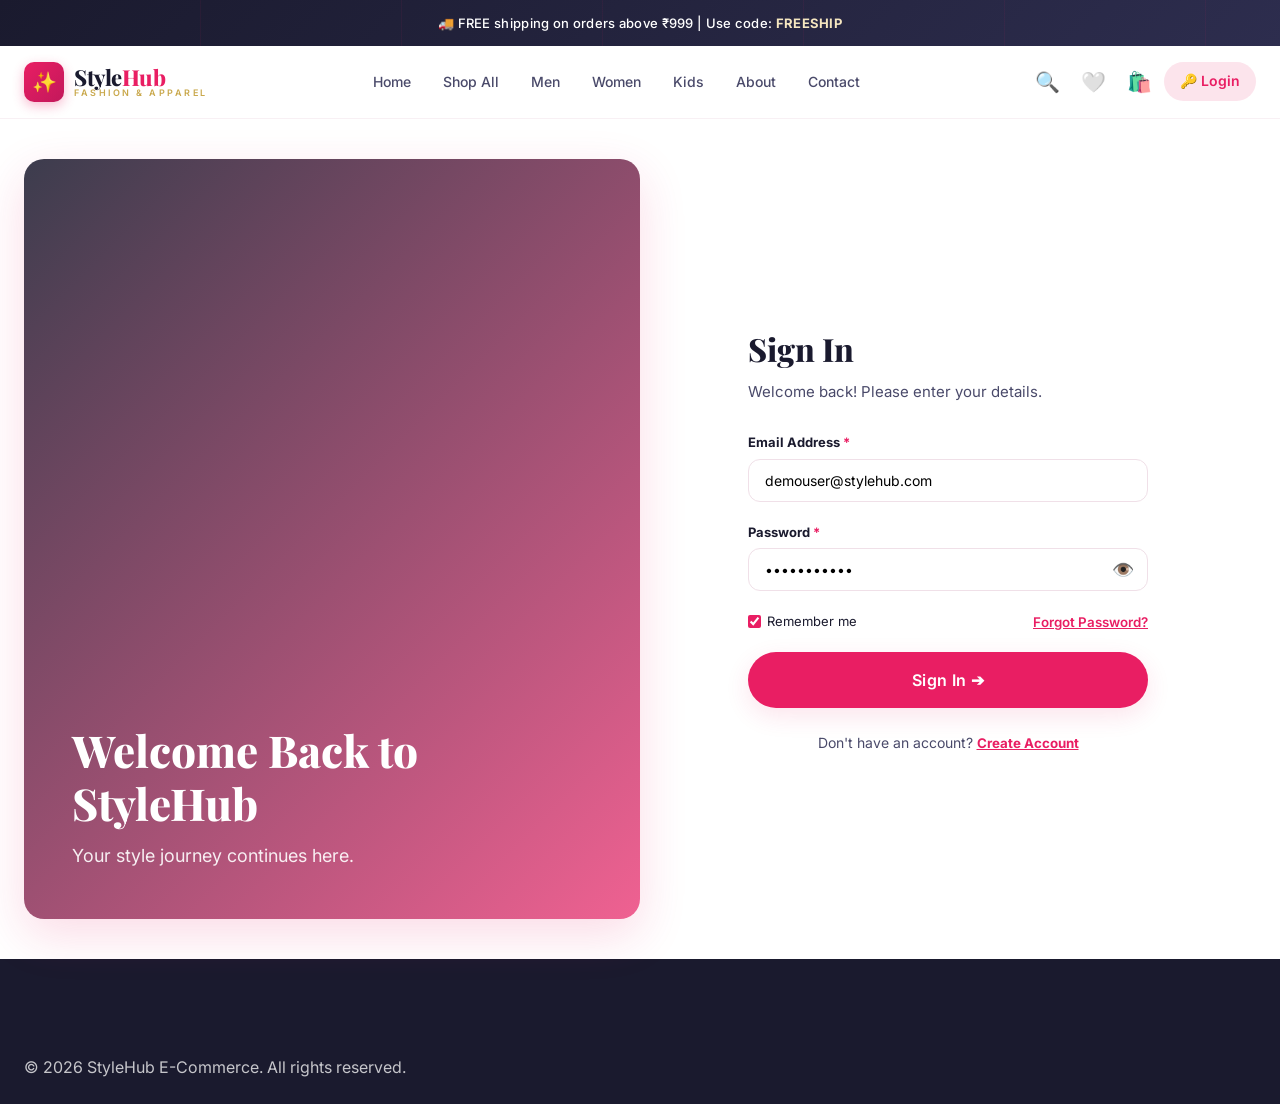
<file: frontend/account.html>
<!DOCTYPE html>
<html lang="en">
<head>
  <meta charset="UTF-8">
  <meta name="viewport" content="width=device-width, initial-scale=1.0">
  <meta name="description" content="Manage your StyleHub account profile, view order history with live status tracking, saved addresses, wishlist and shopping preferences.">
  <title>Account Dashboard | StyleHub E-Commerce</title>
  <link rel="stylesheet" href="css/style.css">
  <link rel="icon" href="data:image/svg+xml,<svg xmlns=%22http://www.w3.org/2000/svg%22 viewBox=%220 0 100 100%22><text y=%22.9em%22 font-size=%2290%22>🛍️</text></svg>">
  <style>
    .dash-cards-grid {
      display: grid;
      grid-template-columns: repeat(4, 1fr);
      gap: 20px;
      margin-bottom: 32px;
    }
    .dash-card {
      background: var(--white);
      border: 1px solid var(--border-light);
      border-radius: var(--radius-lg);
      padding: 24px;
      box-shadow: var(--shadow-sm);
      display: flex;
      flex-direction: column;
      gap: 8px;
    }
    .dash-card-num {
      font-family: var(--font-heading);
      font-size: 32px;
      font-weight: 800;
      color: var(--primary);
    }
    .dash-card-label {
      font-size: 13px;
      font-weight: 700;
      color: var(--text-dark);
      text-transform: uppercase;
      letter-spacing: 0.5px;
    }
    .acc-nav-horizontal {
      display: flex;
      gap: 8px;
      overflow-x: auto;
      padding-bottom: 8px;
      margin-bottom: 24px;
    }
    @media (max-width: 992px) {
      .dash-cards-grid {
        grid-template-columns: repeat(2, 1fr);
      }
    }
    @media (max-width: 480px) {
      .dash-cards-grid {
        grid-template-columns: 1fr;
      }
    }
  </style>
</head>
<body>

  <!-- Announcement Bar -->
  <div class="announcement-bar">
    <span id="announcement-text">🚚 FREE shipping on orders above ₹999 | Use code: <span>FREESHIP</span></span>
  </div>

  <!-- NAVIGATION BAR -->
  <nav id="main-nav" aria-label="Main Navigation">
    <div class="container">
      <div class="nav-inner">
        <div class="nav-logo">
          <a href="index.html">
            <div class="nav-logo__icon">✨</div>
            <div class="nav-logo__text">
              <span class="nav-logo__name">Style<span>Hub</span></span>
              <span class="nav-logo__tagline">FASHION & APPAREL</span>
            </div>
          </a>
        </div>

        <ul class="nav-links">
          <li><a href="index.html" class="nav-link">Home</a></li>
          <li><a href="products.html" class="nav-link">Shop All</a></li>
          <li><a href="products.html?category=men" class="nav-link">Men</a></li>
          <li><a href="products.html?category=women" class="nav-link">Women</a></li>
          <li><a href="products.html?category=kids" class="nav-link">Kids</a></li>
          <li><a href="about.html" class="nav-link">About</a></li>
          <li><a href="contact.html" class="nav-link">Contact</a></li>
        </ul>

        <div class="nav-actions">
          <button class="nav-action-btn" id="search-toggle" aria-label="Search">🔍</button>
          <a href="wishlist.html" class="nav-action-btn" title="Wishlist">🤍<span class="wishlist-count" style="display:none;">0</span></a>
          <a href="cart.html" class="nav-action-btn" title="Cart">🛍️<span class="cart-count" style="display:none;">0</span></a>
          <a href="account.html" class="nav-account-link active">👤 <span class="user-name">Account</span></a>
          <button class="hamburger" id="hamburger-btn" aria-label="Toggle menu"><span class="hamburger__line"></span><span class="hamburger__line"></span><span class="hamburger__line"></span></button>
        </div>
      </div>
    </div>
  </nav>

  <!-- Mobile Overlay & Menu -->
  <div class="mobile-overlay" id="mobile-overlay"></div>
  <aside id="mobile-menu">
    <div class="mobile-menu__header">
      <div class="nav-logo"><a href="index.html"><div class="nav-logo__icon">✨</div><div class="nav-logo__text"><span class="nav-logo__name">Style<span>Hub</span></span></div></a></div>
      <button class="mobile-menu__close" id="mobile-close">✕</button>
    </div>
    <nav class="mobile-nav-links">
      <a href="index.html" class="mobile-nav-link">🏠 Home</a>
      <a href="products.html" class="mobile-nav-link">🛍️ Shop All</a>
      <a href="wishlist.html" class="mobile-nav-link">❤️ Wishlist</a>
      <a href="cart.html" class="mobile-nav-link">🛒 Cart</a>
      <a href="account.html" class="mobile-nav-link active">👤 Account</a>
    </nav>
  </aside>

  <!-- Search Modal Overlay -->
  <div class="search-overlay" id="search-overlay">
    <button class="search-close-btn" id="search-close">✕</button>
    <div class="search-overlay__inner">
      <form class="search-form" id="search-form" action="products.html" method="GET">
        <input type="text" id="search-input" name="search" placeholder="Search products..." autocomplete="off">
        <button type="submit">🔍</button>
      </form>
      <div id="search-results"></div>
    </div>
  </div>

  <!-- PAGE HEADER & BREADCRUMB -->
  <div class="page-banner">
    <div class="container">
      <h1 class="page-banner__title" id="welcome-user-heading">Account Dashboard</h1>
      <p style="font-size: 15px; color: var(--text-medium); margin-top: 6px;">Manage your profile, orders and StyleHub preferences.</p>
      <div class="page-banner__breadcrumb" style="margin-top: 10px;">
        <a href="index.html">Home</a> <span>/</span> <span>Account</span>
      </div>
    </div>
  </div>

  <!-- MAIN ACCOUNT SECTION -->
  <section class="section">
    <div class="container" id="account-container">
      <!-- Rendered dynamically -->
    </div>
  </section>

  <!-- 6. ORDER DETAILS MODAL -->
  <div id="order-details-modal" style="display:none; position: fixed; inset:0; background: rgba(26,26,46,0.85); backdrop-filter: blur(8px); z-index: 9999; align-items: center; justify-content: center; padding: 24px;">
    <div style="background: var(--white); border-radius: var(--radius-lg); padding: 36px; max-width: 680px; width: 100%; max-height: 90vh; overflow-y: auto; box-shadow: var(--shadow-lg);">
      <div style="display: flex; justify-content: space-between; align-items: center; padding-bottom: 16px; border-bottom: 2px solid var(--border-light); margin-bottom: 20px;">
        <h3 style="font-family: var(--font-heading); font-size: 24px; font-weight: 800;" id="modal-order-title">Order Details</h3>
        <button type="button" id="close-order-modal" style="font-size: 20px; color: #999; background: none; border: none; cursor: pointer;">✕</button>
      </div>
      <div id="order-modal-body">
        <!-- Rendered dynamically -->
      </div>
    </div>
  </div>

  <!-- Footer -->
  <footer class="footer">
    <div class="container">
      <div class="footer__bottom">
        <p>© 2026 StyleHub E-Commerce. All rights reserved.</p>
      </div>
    </div>
  </footer>

  <button id="back-to-top" aria-label="Back to top">↑</button>

  <script src="js/products.js"></script>
  <script src="js/script.js"></script>
  <script>
    document.addEventListener("DOMContentLoaded", () => {
      // 1. LOGIN CHECK: If user is not logged in, redirect to login.html
      const currentUser = getUser();
      if (!currentUser) {
        window.location.href = "login.html";
        return;
      }

      // Read Dynamic Data from localStorage
      const orders = JSON.parse(localStorage.getItem("stylehub_orders") || "[]");
      const wishlistIds = getWishlist();
      const wishlistProducts = PRODUCTS.filter(p => wishlistIds.includes(p.id));
      const cart = getCart();

      // 4. CALCULATE DYNAMIC SUMMARY CARDS DATA (No Hardcoding)
      const totalOrdersCount = orders.length;
      const totalWishlistCount = wishlistProducts.length;
      const totalCartCount = getCartCount();
      const totalSpentAmount = orders.reduce((sum, order) => sum + (order.total || 0), 0);

      // Extract User Initials (e.g., Ananya Sharma -> AS)
      const initials = currentUser.name.split(" ").map(n => n.charAt(0)).join("").toUpperCase().slice(0, 2) || "SH";

      // 2. ACCOUNT HEADER TEXT UPDATE
      const welcomeHeading = document.getElementById("welcome-user-heading");
      if (welcomeHeading) welcomeHeading.textContent = `Welcome back, ${currentUser.name}!`;

      const container = document.getElementById("account-container");

      // 7. ORDER PROGRESS STEPPER RENDERER
      function renderOrderTracker(status = "Order Placed") {
        const stages = [
          { key: "Order Placed", label: "Order Placed", icon: "📝" },
          { key: "Processing", label: "Processing", icon: "⚙️" },
          { key: "Shipped", label: "Shipped", icon: "🚚" },
          { key: "Out for Delivery", label: "Out for Delivery", icon: "📦" },
          { key: "Delivered", label: "Delivered", icon: "🎉" }
        ];

        let activeIdx = 0;
        if (status === "Order Placed") activeIdx = 0;
        else if (status === "Processing") activeIdx = 1;
        else if (status === "Shipped") activeIdx = 2;
        else if (status === "Out for Delivery") activeIdx = 3;
        else if (status === "Delivered") activeIdx = 4;

        return `
          <div class="order-stepper">
            ${stages.map((stage, idx) => {
              let cls = "";
              if (idx < activeIdx) cls = "completed";
              else if (idx === activeIdx) cls = "active";
              return `
                <div class="order-step ${cls}">
                  <div class="order-step__icon">${idx < activeIdx ? "✓" : stage.icon}</div>
                  <span class="order-step__label">${stage.label}</span>
                </div>
              `;
            }).join("")}
          </div>
        `;
      }

      container.innerHTML = `
        <div style="display: grid; grid-template-columns: 280px 1fr; gap: 36px; align-items: start;">
          
          <!-- 3. ACCOUNT SIDEBAR NAVIGATION -->
          <div style="background: var(--white); border: 1px solid var(--border-light); border-radius: var(--radius-lg); padding: 24px; box-shadow: var(--shadow-sm); position: sticky; top: 92px;">
            
            <!-- Avatar with User Initials & Info -->
            <div style="text-align: center; padding-bottom: 20px; border-bottom: 1px solid var(--border); margin-bottom: 20px;">
              <div style="width: 72px; height: 72px; border-radius: 50%; background: linear-gradient(135deg, var(--primary), var(--primary-dark)); color: white; font-size: 28px; font-weight: 800; display: flex; align-items: center; justify-content: center; margin: 0 auto 12px; box-shadow: var(--shadow-md);">
                ${initials}
              </div>
              <h3 style="font-family: var(--font-heading); font-size: 18px; font-weight: 700; color: var(--text-dark); margin-bottom: 4px;">${currentUser.name}</h3>
              <span style="font-size: 12px; color: var(--text-medium); display: block;">${currentUser.email}</span>
            </div>

            <!-- TAB NAVIGATION -->
            <div class="acc-nav-horizontal" style="display: flex; flex-direction: column; gap: 6px;">
              <button type="button" class="mobile-nav-link acc-tab-btn active" data-tab="tab-dashboard">📊 Dashboard</button>
              <button type="button" class="mobile-nav-link acc-tab-btn" data-tab="tab-orders">📦 My Orders (${totalOrdersCount})</button>
              <button type="button" class="mobile-nav-link acc-tab-btn" data-tab="tab-profile">👤 My Profile</button>
              <button type="button" class="mobile-nav-link acc-tab-btn" data-tab="tab-address">📍 Saved Address</button>
              
              <!-- 10. Wishlist Link -->
              <a href="wishlist.html" class="mobile-nav-link" style="display: flex; justify-content: space-between; align-items: center;">
                <span>❤️ Wishlist</span>
                <span class="product-card__badge" style="position: static; font-size: 11px;">${totalWishlistCount}</span>
              </a>

              <!-- 11. Cart Link -->
              <a href="cart.html" class="mobile-nav-link" style="display: flex; justify-content: space-between; align-items: center;">
                <span>🛒 Shopping Cart</span>
                <span class="product-card__badge" style="position: static; font-size: 11px; background: var(--text-dark);">${totalCartCount}</span>
              </a>
              
              <!-- 12. Logout Button -->
              <button type="button" id="acc-logout-btn" class="mobile-nav-link" style="color: #ef4444; font-weight: 700; margin-top: 12px; border-top: 1px solid var(--border); padding-top: 14px;">
                🚪 Logout
              </button>
            </div>

          </div>

          <!-- DASHBOARD CONTENT PANELS -->
          <div>
            
            <!-- PANEL 1: DASHBOARD OVERVIEW -->
            <div class="acc-panel active" id="tab-dashboard">
              
              <!-- 4. DYNAMIC SUMMARY CARDS -->
              <div class="dash-cards-grid">
                <div class="dash-card">
                  <span class="dash-card-num">${totalOrdersCount}</span>
                  <span class="dash-card-label">Orders</span>
                </div>

                <div class="dash-card">
                  <span class="dash-card-num">${totalWishlistCount}</span>
                  <span class="dash-card-label">Wishlist</span>
                </div>

                <div class="dash-card">
                  <span class="dash-card-num">${totalCartCount}</span>
                  <span class="dash-card-label">Cart Items</span>
                </div>

                <div class="dash-card">
                  <span class="dash-card-num">${formatPrice(totalSpentAmount)}</span>
                  <span class="dash-card-label">Total Spent</span>
                </div>
              </div>

              <!-- Quick Action Buttons -->
              <div class="dash-action-btns-row" style="display: flex; gap: 16px; margin-bottom: 32px;">
                <a href="wishlist.html" class="dash-action-btn-outline">View Wishlist (${totalWishlistCount}) ➔</a>
                <a href="cart.html" class="dash-action-btn-filled">View Cart (${totalCartCount}) ➔</a>
              </div>

              <!-- RECENT ORDERS SECTION -->
              <div class="recent-orders-wrapper">
                <div style="display: flex; justify-content: space-between; align-items: center; margin-bottom: 24px; padding-bottom: 16px; border-bottom: 1px solid rgba(233, 30, 99, 0.1);">
                  <h3 style="font-family: var(--font-heading); font-size: 24px; font-weight: 800; color: var(--text-dark);">Recent Orders</h3>
                  <a href="products.html" class="dash-action-btn-outline" style="padding: 8px 18px; font-size: 13px; flex: initial;">+ Shop New Items</a>
                </div>

                ${orders.length === 0 ? `
                  <div class="empty-orders-card">
                    <div style="font-size: 48px; margin-bottom: 16px;">📦</div>
                    <h3 style="font-family: var(--font-heading); font-size: 24px; font-weight: 800; color: var(--text-dark); margin-bottom: 24px;">You haven't placed any orders yet.</h3>
                    <a href="products.html" class="dash-action-btn-filled" style="display: inline-flex; width: auto; padding: 14px 36px;">Start Shopping ➔</a>
                  </div>
                ` : `
                  <div style="display: flex; flex-direction: column; gap: 16px;">
                    ${orders.slice(0, 3).map(order => `
                      <div style="border: 1px solid var(--border); border-radius: var(--radius-md); padding: 18px; background: var(--off-white); display: flex; justify-content: space-between; align-items: center; flex-wrap: wrap; gap: 12px;">
                        <div>
                          <div style="font-size: 16px; font-weight: 800; color: var(--text-dark);">${order.id}</div>
                          <div style="font-size: 12px; color: var(--text-medium); margin-top: 2px;">
                            ${new Date(order.date).toLocaleDateString("en-IN", { day: 'numeric', month: 'short', year: 'numeric' })} · ${(order.items || []).length} items
                          </div>
                        </div>

                        <div style="text-align: right;">
                          <div style="font-size: 16px; font-weight: 800; color: var(--primary);">${formatPrice(order.total)}</div>
                          <span class="product-card__badge" style="position: static; font-size: 11px; background: #10B981; margin-top: 4px; display: inline-block;">${order.status}</span>
                        </div>

                        <a href="order-tracking.html?id=${order.id}" class="btn btn--outline btn--sm">Track Order 🚚</a>
                      </div>
                    `).join("")}
                  </div>
                `}
              </div>

            </div>

            <!-- PANEL 2: MY ORDERS LIST & TRACKING -->
            <div class="acc-panel" id="tab-orders" style="display: none; background: var(--white); border: 1px solid var(--border-light); border-radius: var(--radius-lg); padding: 28px; box-shadow: var(--shadow-sm);">
              <h2 style="font-family: var(--font-heading); font-size: 24px; font-weight: 700; margin-bottom: 20px; padding-bottom: 12px; border-bottom: 1px solid var(--border);">
                📦 My Orders (${totalOrdersCount})
              </h2>

              ${orders.length === 0 ? `
                <div class="empty-products-state" style="padding: 40px 16px;">
                  <div class="empty-products-icon">📦</div>
                  <h3 class="empty-products-title">You haven't placed any orders yet.</h3>
                  <a href="products.html" class="btn btn--primary">Start Shopping ➔</a>
                </div>
              ` : `
                <div style="display: flex; flex-direction: column; gap: 24px;">
                  ${orders.map(order => `
                    <div style="border: 1px solid var(--border); border-radius: var(--radius-md); padding: 20px; background: var(--off-white);">
                      <div style="display: flex; justify-content: space-between; align-items: center; padding-bottom: 12px; border-bottom: 1px dashed var(--border); flex-wrap: wrap; gap: 8px;">
                        <div>
                          <span style="font-size: 11px; font-weight: 700; color: var(--gold); text-transform: uppercase;">ORDER ID</span>
                          <div style="font-size: 16px; font-weight: 800; color: var(--text-dark);">${order.id}</div>
                          <span style="font-size: 12px; color: var(--text-light);">${new Date(order.date).toLocaleDateString("en-IN", { day: 'numeric', month: 'short', year: 'numeric' })}</span>
                        </div>

                        <div style="text-align: right;">
                          <span class="product-card__badge" style="position: static; background: #10B981;">${order.status}</span>
                          <div style="font-size: 18px; font-weight: 800; color: var(--primary); margin-top: 4px;">${formatPrice(order.total)}</div>
                        </div>
                      </div>

                      <!-- 7. ORDER STATUS STEPPER -->
                      ${renderOrderTracker(order.status)}

                      <!-- Items list preview -->
                      <div style="display: flex; flex-direction: column; gap: 10px; margin: 14px 0;">
                        ${(order.items || []).map(item => `
                          <div style="display: flex; gap: 12px; align-items: center;">
                            <img src="${item.image}" alt="${item.name}" style="width: 48px; height: 48px; object-fit: cover; border-radius: var(--radius-sm);">
                            <div style="flex: 1;">
                              <div style="font-size: 14px; font-weight: 600; color: var(--text-dark);">${item.name}</div>
                              <div style="font-size: 12px; color: var(--text-medium);">Size: ${item.size} | Color: ${item.color} | Qty: ${item.qty}</div>
                            </div>
                            <div style="font-size: 14px; font-weight: 700; color: var(--text-dark);">${formatPrice(item.price * item.qty)}</div>
                          </div>
                        `).join("")}
                      </div>

                      <div style="padding-top: 12px; border-top: 1px dashed var(--border); display: flex; justify-content: space-between; align-items: center;">
                        <span style="font-size: 12px; color: var(--text-medium);">💳 Payment: <strong>${order.paymentMethod || "UPI"}</strong></span>
                        <button type="button" class="btn btn--outline btn--sm view-order-btn" data-id="${order.id}">View Order Details 👁️</button>
                      </div>
                    </div>
                  `).join("")}
                </div>
              `}
            </div>

            <!-- 8. PANEL 3: MY PROFILE -->
            <div class="acc-panel" id="tab-profile" style="display: none; background: var(--white); border: 1px solid var(--border-light); border-radius: var(--radius-lg); padding: 28px; box-shadow: var(--shadow-sm);">
              <h2 style="font-family: var(--font-heading); font-size: 24px; font-weight: 700; margin-bottom: 20px; padding-bottom: 12px; border-bottom: 1px solid var(--border);">
                👤 My Profile
              </h2>

              <form id="profile-edit-form" style="display: flex; flex-direction: column; gap: 18px; max-width: 480px;">
                <div>
                  <label style="font-size: 13px; font-weight: 700; display: block; margin-bottom: 6px;">Full Name</label>
                  <input type="text" id="prof-name" value="${currentUser.name}" required style="width: 100%; padding: 12px 16px; border: 1px solid var(--border); border-radius: var(--radius-md); outline: none;">
                </div>

                <div>
                  <label style="font-size: 13px; font-weight: 700; display: block; margin-bottom: 6px;">Email Address (Read-only)</label>
                  <input type="email" id="prof-email" value="${currentUser.email}" readonly style="width: 100%; padding: 12px 16px; border: 1px solid var(--border); border-radius: var(--radius-md); outline: none; background: var(--off-white); color: var(--text-medium);">
                </div>

                <div>
                  <label style="font-size: 13px; font-weight: 700; display: block; margin-bottom: 6px;">Phone Number</label>
                  <input type="tel" id="prof-phone" value="${currentUser.phone || "9876543210"}" required style="width: 100%; padding: 12px 16px; border: 1px solid var(--border); border-radius: var(--radius-md); outline: none;">
                </div>

                <button type="submit" class="btn btn--primary" style="align-self: flex-start;">Save Changes 💾</button>
              </form>
            </div>

            <!-- 9. PANEL 4: SAVED ADDRESS -->
            <div class="acc-panel" id="tab-address" style="display: none; background: var(--white); border: 1px solid var(--border-light); border-radius: var(--radius-lg); padding: 28px; box-shadow: var(--shadow-sm);">
              <h2 style="font-family: var(--font-heading); font-size: 24px; font-weight: 700; margin-bottom: 20px; padding-bottom: 12px; border-bottom: 1px solid var(--border);">
                📍 Saved Address
              </h2>

              <form id="address-save-form" style="display: flex; flex-direction: column; gap: 18px; max-width: 480px;">
                <div>
                  <label style="font-size: 13px; font-weight: 700; display: block; margin-bottom: 6px;">House / Street Address</label>
                  <input type="text" id="addr-street" value="${currentUser.street || "Flat 402, Fashion Residency, Bandra West"}" required style="width: 100%; padding: 12px 16px; border: 1px solid var(--border); border-radius: var(--radius-md); outline: none;">
                </div>

                <div style="display: grid; grid-template-columns: 1fr 1fr; gap: 16px;">
                  <div>
                    <label style="font-size: 13px; font-weight: 700; display: block; margin-bottom: 6px;">City</label>
                    <input type="text" id="addr-city" value="${currentUser.city || "Mumbai"}" required style="width: 100%; padding: 12px 16px; border: 1px solid var(--border); border-radius: var(--radius-md); outline: none;">
                  </div>

                  <div>
                    <label style="font-size: 13px; font-weight: 700; display: block; margin-bottom: 6px;">State</label>
                    <input type="text" id="addr-state" value="${currentUser.state || "Maharashtra"}" required style="width: 100%; padding: 12px 16px; border: 1px solid var(--border); border-radius: var(--radius-md); outline: none;">
                  </div>
                </div>

                <div style="display: grid; grid-template-columns: 1fr 1fr; gap: 16px;">
                  <div>
                    <label style="font-size: 13px; font-weight: 700; display: block; margin-bottom: 6px;">PIN Code</label>
                    <input type="text" id="addr-pincode" value="${currentUser.pincode || "400050"}" required maxlength="6" style="width: 100%; padding: 12px 16px; border: 1px solid var(--border); border-radius: var(--radius-md); outline: none;">
                  </div>

                  <div>
                    <label style="font-size: 13px; font-weight: 700; display: block; margin-bottom: 6px;">Country</label>
                    <input type="text" id="addr-country" value="India" readonly style="width: 100%; padding: 12px 16px; border: 1px solid var(--border); border-radius: var(--radius-md); outline: none; background: var(--off-white);">
                  </div>
                </div>

                <button type="submit" class="btn btn--primary" style="align-self: flex-start;">Save Address 📍</button>
              </form>
            </div>

          </div>

        </div>
      `;

      // ─── TAB NAVIGATION HANDLER ──────────────────────────────────
      const tabBtns = document.querySelectorAll(".acc-tab-btn");
      const panels = document.querySelectorAll(".acc-panel");

      tabBtns.forEach(btn => {
        btn.addEventListener("click", () => {
          const target = btn.getAttribute("data-tab");
          tabBtns.forEach(b => b.classList.remove("active"));
          panels.forEach(p => p.style.display = "none");

          btn.classList.add("active");
          const targetPanel = document.getElementById(target);
          if (targetPanel) targetPanel.style.display = "block";
        });
      });

      // ─── 6. VIEW ORDER DETAILS MODAL HANDLER ─────────────────────
      const modal = document.getElementById("order-details-modal");
      const modalBody = document.getElementById("order-modal-body");
      const closeModalBtn = document.getElementById("close-order-modal");

      document.querySelectorAll(".view-order-btn").forEach(btn => {
        btn.addEventListener("click", e => {
          const orderId = e.target.getAttribute("data-id");
          const order = orders.find(o => o.id === orderId);

          if (order && modal && modalBody) {
            document.getElementById("modal-order-title").textContent = `Order Details (${order.id})`;

            const itemsHtml = (order.items || []).map(item => `
              <div style="display: flex; gap: 14px; align-items: center; padding: 10px 0; border-bottom: 1px solid var(--border-light);">
                <img src="${item.image}" alt="${item.name}" style="width: 54px; height: 54px; object-fit: cover; border-radius: var(--radius-sm);">
                <div style="flex: 1;">
                  <div style="font-size: 15px; font-weight: 700; color: var(--text-dark);">${item.name}</div>
                  <div style="font-size: 12px; color: var(--text-medium);">Size: ${item.size} | Color: ${item.color} | Qty: ${item.qty} × ${formatPrice(item.price)}</div>
                </div>
                <div style="font-size: 15px; font-weight: 800; color: var(--primary);">${formatPrice(item.price * item.qty)}</div>
              </div>
            `).join("");

            modalBody.innerHTML = `
              <div style="display: flex; flex-direction: column; gap: 18px;">
                
                <!-- Status Stepper inside modal -->
                ${renderOrderTracker(order.status)}

                <div style="background: var(--off-white); border-radius: var(--radius-md); padding: 16px; font-size: 13px; display: grid; grid-template-columns: 1fr 1fr; gap: 10px;">
                  <div><span>Order Date:</span> <strong>${new Date(order.date).toLocaleDateString("en-IN", { day: 'numeric', month: 'short', year: 'numeric' })}</strong></div>
                  <div><span>Payment Method:</span> <strong>${order.paymentMethod || "UPI"}</strong></div>
                  <div><span>Status:</span> <strong style="color: #10B981;">${order.status}</strong></div>
                  <div><span>Estimated Delivery:</span> <strong>${order.estimatedDelivery || "3-7 Business Days"}</strong></div>
                  <div style="grid-column: 1 / -1;"><span>Shipping Address:</span> <strong>${order.customer ? (order.customer.address || order.customer.city) : "Customer Address"}</strong></div>
                </div>

                <div style="font-weight: 700; font-size: 16px; color: var(--text-dark); margin-top: 8px;">Order Items:</div>
                <div style="display: flex; flex-direction: column;">
                  ${itemsHtml}
                </div>

                <div style="display: flex; flex-direction: column; gap: 8px; font-size: 14px; color: var(--text-medium); padding-top: 14px; border-top: 2px solid var(--border-light);">
                  <div style="display: flex; justify-content: space-between;"><span>Subtotal</span><span>${formatPrice(order.subtotal || order.total)}</span></div>
                  ${order.discount > 0 ? `<div style="display: flex; justify-content: space-between; color: #10B981;"><span>Discount</span><span>-${formatPrice(order.discount)}</span></div>` : ""}
                  <div style="display: flex; justify-content: space-between;"><span>Delivery Charge</span><span>${order.deliveryCharge === 0 ? "FREE" : formatPrice(order.deliveryCharge || 0)}</span></div>
                  <div style="display: flex; justify-content: space-between; font-size: 18px; font-weight: 800; color: var(--text-dark); padding-top: 8px; border-top: 1px solid var(--border);">
                    <span>Final Total</span>
                    <span style="color: var(--primary);">${formatPrice(order.total)}</span>
                  </div>
                </div>

              </div>
            `;

            modal.style.display = "flex";
          }
        });
      });

      if (closeModalBtn && modal) {
        closeModalBtn.addEventListener("click", () => {
          modal.style.display = "none";
        });
      }

      // ─── 8. PROFILE UPDATE FORM HANDLER ──────────────────────────
      const profileForm = document.getElementById("profile-edit-form");
      if (profileForm) {
        profileForm.addEventListener("submit", e => {
          e.preventDefault();
          const newName = document.getElementById("prof-name").value.trim();
          const newPhone = document.getElementById("prof-phone").value.trim();

          currentUser.name = newName;
          currentUser.phone = newPhone;

          // Save to stylehubCurrentUser
          localStorage.setItem("stylehubCurrentUser", JSON.stringify(currentUser));

          // Update in stylehubUsers array
          const users = getUsers();
          const userIdx = users.findIndex(u => u.email.toLowerCase() === currentUser.email.toLowerCase());
          if (userIdx !== -1) {
            users[userIdx].name = newName;
            users[userIdx].phone = newPhone;
            saveUsers(users);
          }

          updateAuthUI();
          showToast("Profile updated successfully!");
        });
      }

      // ─── 9. SAVED ADDRESS FORM HANDLER ────────────────────────────
      const addressForm = document.getElementById("address-save-form");
      if (addressForm) {
        addressForm.addEventListener("submit", e => {
          e.preventDefault();
          currentUser.street = document.getElementById("addr-street").value.trim();
          currentUser.city = document.getElementById("addr-city").value.trim();
          currentUser.state = document.getElementById("addr-state").value.trim();
          currentUser.pincode = document.getElementById("addr-pincode").value.trim();

          localStorage.setItem("stylehubCurrentUser", JSON.stringify(currentUser));

          const users = getUsers();
          const userIdx = users.findIndex(u => u.email.toLowerCase() === currentUser.email.toLowerCase());
          if (userIdx !== -1) {
            users[userIdx].street = currentUser.street;
            users[userIdx].city = currentUser.city;
            users[userIdx].state = currentUser.state;
            users[userIdx].pincode = currentUser.pincode;
            saveUsers(users);
          }

          showToast("Address saved successfully!");
        });
      }

      // ─── 12. LOGOUT BUTTON HANDLER ───────────────────────────────
      const logoutBtn = document.getElementById("acc-logout-btn");
      if (logoutBtn) {
        logoutBtn.addEventListener("click", () => {
          if (confirm("Are you sure you want to logout?")) {
            logoutUser();
          }
        });
      }
    });
  </script>
</body>
</html>
</file>
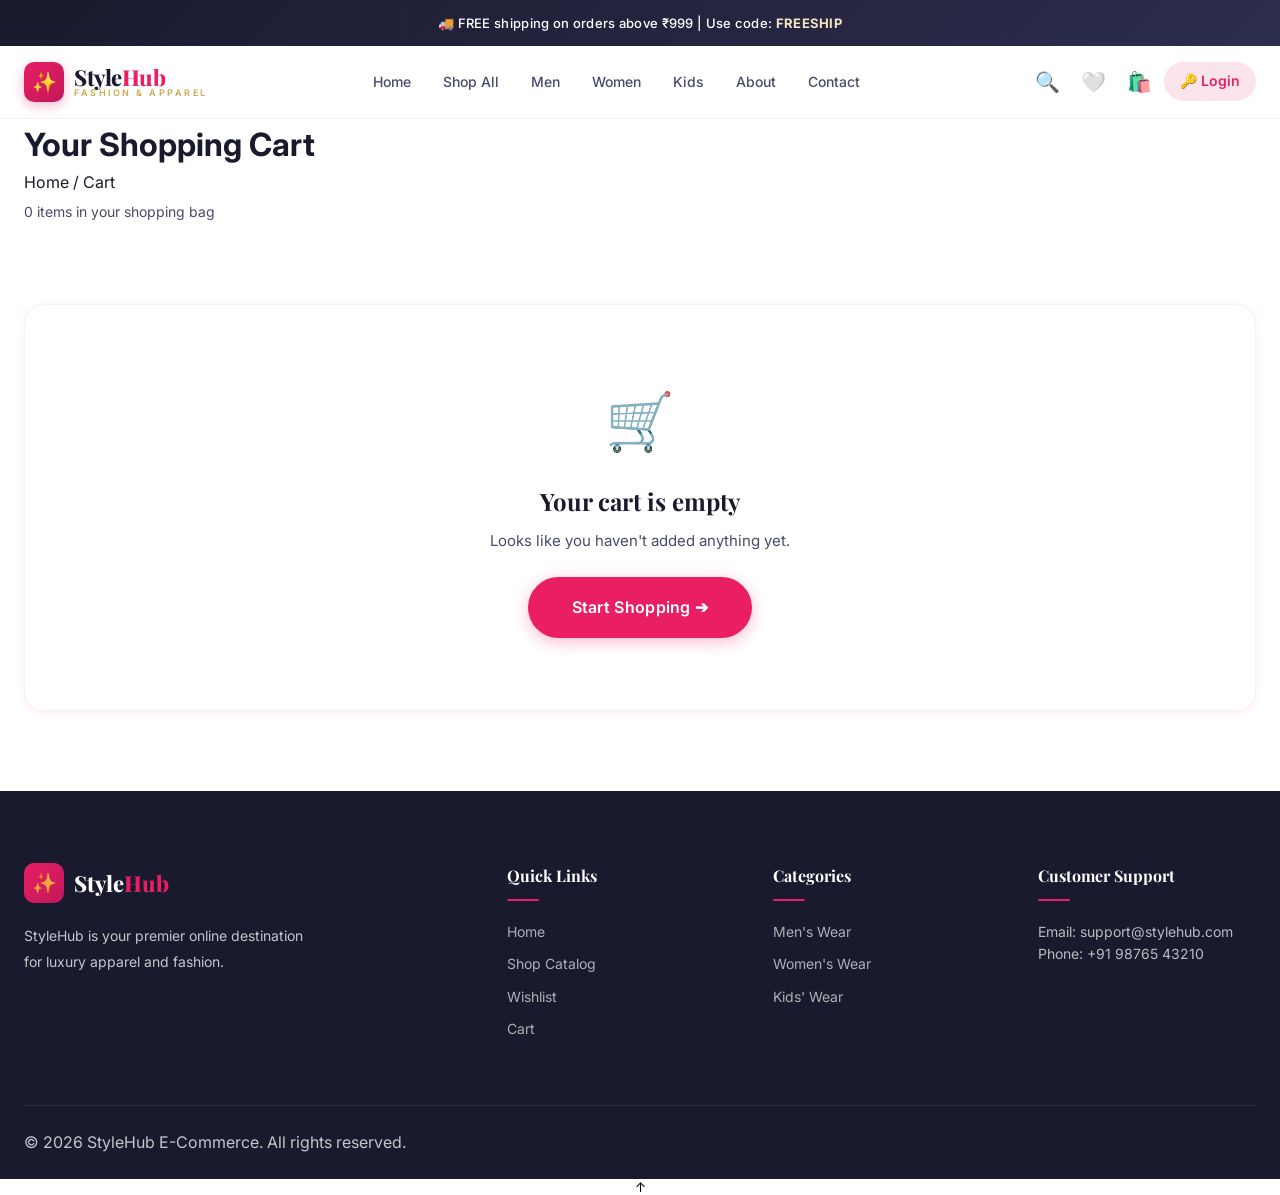
<file: frontend/cart.html>
<!DOCTYPE html>
<html lang="en">
<head>
  <meta charset="UTF-8">
  <meta name="viewport" content="width=device-width, initial-scale=1.0">
  <meta name="description" content="View and manage your shopping cart items, apply discount promo codes, and proceed to secure checkout on StyleHub.">
  <title>Your Shopping Cart | StyleHub E-Commerce</title>
  <link rel="stylesheet" href="css/style.css">
  <link rel="icon" href="data:image/svg+xml,<svg xmlns=%22http://www.w3.org/2000/svg%22 viewBox=%220 0 100 100%22><text y=%22.9em%22 font-size=%2290%22>🛍️</text></svg>">
</head>
<body>

  <!-- Announcement Bar -->
  <div class="announcement-bar">
    <span id="announcement-text">🚚 FREE shipping on orders above ₹999 | Use code: <span>FREESHIP</span></span>
  </div>

  <!-- 1. HEADER / NAVIGATION -->
  <nav id="main-nav" aria-label="Main Navigation">
    <div class="container">
      <div class="nav-inner">
        <div class="nav-logo">
          <a href="index.html">
            <div class="nav-logo__icon">✨</div>
            <div class="nav-logo__text">
              <span class="nav-logo__name">Style<span>Hub</span></span>
              <span class="nav-logo__tagline">FASHION & APPAREL</span>
            </div>
          </a>
        </div>

        <ul class="nav-links">
          <li><a href="index.html" class="nav-link">Home</a></li>
          <li><a href="products.html" class="nav-link">Shop All</a></li>
          <li><a href="products.html?category=men" class="nav-link">Men</a></li>
          <li><a href="products.html?category=women" class="nav-link">Women</a></li>
          <li><a href="products.html?category=kids" class="nav-link">Kids</a></li>
          <li><a href="about.html" class="nav-link">About</a></li>
          <li><a href="contact.html" class="nav-link">Contact</a></li>
        </ul>

        <div class="nav-actions">
          <button class="nav-action-btn" id="search-toggle" aria-label="Search">🔍</button>
          <a href="wishlist.html" class="nav-action-btn" title="Wishlist">🤍<span class="wishlist-count" style="display:none;">0</span></a>
          <a href="cart.html" class="nav-action-btn" title="Cart">🛍️<span class="cart-count" style="display:none;">0</span></a>
          <a href="login.html" class="nav-login-link">🔑 Login</a>
          <a href="account.html" class="nav-account-link" style="display:none;">👤 <span class="user-name">Account</span></a>
          <button class="hamburger" id="hamburger-btn" aria-label="Toggle menu"><span class="hamburger__line"></span><span class="hamburger__line"></span><span class="hamburger__line"></span></button>
        </div>
      </div>
    </div>
  </nav>

  <!-- Mobile Overlay & Menu -->
  <div class="mobile-overlay" id="mobile-overlay"></div>
  <aside id="mobile-menu">
    <div class="mobile-menu__header">
      <div class="nav-logo"><a href="index.html"><div class="nav-logo__icon">✨</div><div class="nav-logo__text"><span class="nav-logo__name">Style<span>Hub</span></span></div></a></div>
      <button class="mobile-menu__close" id="mobile-close">✕</button>
    </div>
    <nav class="mobile-nav-links">
      <a href="index.html" class="mobile-nav-link">🏠 Home</a>
      <a href="products.html" class="mobile-nav-link">🛍️ Shop All</a>
      <a href="wishlist.html" class="mobile-nav-link">❤️ Wishlist</a>
      <a href="cart.html" class="mobile-nav-link active">🛒 Cart</a>
      <a href="about.html" class="mobile-nav-link">ℹ️ About Us</a>
      <a href="contact.html" class="mobile-nav-link">📞 Contact Us</a>
    </nav>
  </aside>

  <!-- Search Modal Overlay -->
  <div class="search-overlay" id="search-overlay">
    <button class="search-close-btn" id="search-close">✕</button>
    <div class="search-overlay__inner">
      <form class="search-form" id="search-form" action="products.html" method="GET">
        <input type="text" id="search-input" name="search" placeholder="Search products..." autocomplete="off">
        <button type="submit">🔍</button>
      </form>
      <div id="search-results"></div>
    </div>
  </div>

  <!-- 2. PAGE HEADER & BREADCRUMB -->
  <div class="page-banner">
    <div class="container">
      <h1 class="page-banner__title">Your Shopping Cart</h1>
      <div class="page-banner__breadcrumb">
        <a href="index.html">Home</a> <span>/</span> <span>Cart</span>
      </div>
      <p style="font-size: 14px; color: var(--text-medium); margin-top: 6px;" id="cart-header-count-text">Displaying cart items</p>
    </div>
  </div>

  <!-- MAIN CART SECTION -->
  <section class="section">
    <div class="container" id="cart-page-container">
      <!-- Rendered dynamically via JavaScript -->
    </div>
  </section>

  <!-- Footer -->
  <footer class="footer">
    <div class="container">
      <div class="footer__grid">
        <div class="footer-brand">
          <div class="footer-brand__logo">
            <div class="footer-brand__logo-icon">✨</div>
            <span class="footer-brand__name">Style<span>Hub</span></span>
          </div>
          <p class="footer-brand__desc">StyleHub is your premier online destination for luxury apparel and fashion.</p>
        </div>
        <div class="footer-col">
          <h4 class="footer-col__title">Quick Links</h4>
          <ul class="footer-links">
            <li><a href="index.html" class="footer-link">Home</a></li>
            <li><a href="products.html" class="footer-link">Shop Catalog</a></li>
            <li><a href="wishlist.html" class="footer-link">Wishlist</a></li>
            <li><a href="cart.html" class="footer-link">Cart</a></li>
          </ul>
        </div>
        <div class="footer-col">
          <h4 class="footer-col__title">Categories</h4>
          <ul class="footer-links">
            <li><a href="products.html?category=men" class="footer-link">Men's Wear</a></li>
            <li><a href="products.html?category=women" class="footer-link">Women's Wear</a></li>
            <li><a href="products.html?category=kids" class="footer-link">Kids' Wear</a></li>
          </ul>
        </div>
        <div class="footer-col">
          <h4 class="footer-col__title">Customer Support</h4>
          <p style="font-size: 14px; color: rgba(255,255,255,0.7);">Email: support@stylehub.com<br>Phone: +91 98765 43210</p>
        </div>
      </div>
      <div class="footer__bottom">
        <p>© 2026 StyleHub E-Commerce. All rights reserved.</p>
      </div>
    </div>
  </footer>

  <button id="back-to-top" aria-label="Back to top">↑</button>

  <!-- JavaScript Files -->
  <script src="js/products.js"></script>
  <script src="js/script.js"></script>
  
  <script>
    document.addEventListener("DOMContentLoaded", () => {
      const container = document.getElementById("cart-page-container");
      const headerCountText = document.getElementById("cart-header-count-text");
      let activeCoupon = localStorage.getItem("stylehub_applied_coupon") || "";

      function renderCartPage() {
        const cart = getCart();

        // Update nav counters immediately
        updateCartCounter();
        updateWishlistCounter();

        // 2. Update number of products in cart text
        const totalCartItems = getCartCount();
        if (headerCountText) {
          headerCountText.textContent = totalCartItems === 1
            ? `1 item in your shopping bag`
            : `${totalCartItems} items in your shopping bag`;
        }

        // 11. EMPTY CART SECTION
        if (!cart || cart.length === 0) {
          container.innerHTML = `
            <div class="empty-products-state" style="padding: 72px 24px;">
              <div class="empty-products-icon">🛒</div>
              <h2 class="empty-products-title">Your cart is empty</h2>
              <p class="empty-products-desc">Looks like you haven't added anything yet.</p>
              <a href="products.html" class="btn btn--primary btn--lg">Start Shopping ➔</a>
            </div>
          `;
          return;
        }

        // 12. ORDER TOTAL CALCULATION
        // Subtotal = sum of product price * quantity
        const subtotal = cart.reduce((sum, item) => sum + (item.price * item.qty), 0);
        
        // Discount calculation
        let discountPercent = 0;
        if (activeCoupon === "STYLE20") discountPercent = 0.20;
        else if (activeCoupon === "WELCOME10") discountPercent = 0.10;

        const discount = Math.round(subtotal * discountPercent);

        // Delivery calculation: ₹0 if subtotal >= ₹999 else ₹99
        const delivery = (subtotal >= 999 || activeCoupon === "FREESHIP") ? 0 : 99;

        // Final Total = Subtotal - Discount + Delivery
        const finalTotal = Math.max(0, subtotal - discount + delivery);

        container.innerHTML = `
          <div style="display: grid; grid-template-columns: 1fr 380px; gap: 36px; align-items: start;">
            
            <!-- 3. CART ITEMS LIST -->
            <div>
              <div style="display: flex; justify-content: space-between; align-items: center; margin-bottom: 20px; padding-bottom: 12px; border-bottom: 2px solid var(--border-light);">
                <h3 style="font-family: var(--font-heading); font-size: 22px;">Cart Items (${cart.length})</h3>
                <button type="button" id="clear-cart-btn" style="color: #ef4444; font-size: 13px; font-weight: 600;">🗑️ Clear Bag</button>
              </div>

              <div style="display: flex; flex-direction: column; gap: 16px;">
                ${cart.map(item => {
                  const productObj = getProductById(item.id);
                  const categoryName = productObj ? productObj.category.toUpperCase() : "FASHION";
                  
                  return `
                    <div style="display: flex; gap: 20px; background: var(--white); border: 1px solid var(--border-light); border-radius: var(--radius-lg); padding: 20px; box-shadow: var(--shadow-sm); align-items: center; flex-wrap: wrap;">
                      
                      <!-- Product Image -->
                      <a href="product-detail.html?id=${item.id}" style="width: 90px; height: 110px; flex-shrink: 0; border-radius: var(--radius-md); overflow: hidden; background: var(--off-white);">
                        <img src="${item.image}" alt="${item.name}" style="width: 100%; height: 100%; object-fit: cover;">
                      </a>

                      <!-- Product Name, Category, Size, Color, Price -->
                      <div style="flex: 1; min-width: 180px; display: flex; flex-direction: column; gap: 6px;">
                        <span style="font-size: 11px; font-weight: 700; color: var(--gold); letter-spacing: 1px;">${categoryName}</span>
                        
                        <h4 style="font-size: 16px; font-weight: 700; color: var(--text-dark);">
                          <a href="product-detail.html?id=${item.id}">${item.name}</a>
                        </h4>
                        
                        <div style="display: flex; gap: 16px; font-size: 13px; color: var(--text-medium);">
                          <span>Size: <strong style="color: var(--primary);">${item.size}</strong></span>
                          <span>Color: <strong style="color: var(--primary);">${item.color}</strong></span>
                        </div>

                        <div style="font-size: 16px; font-weight: 700; color: var(--text-dark); margin-top: 2px;">
                          Unit Price: <span style="color: var(--primary); font-weight: 800;">${formatPrice(item.price)}</span>
                        </div>
                      </div>

                      <!-- 4. QUANTITY CONTROLS [-] 1 [+] -->
                      <div style="display: flex; align-items: center; gap: 16px; flex-wrap: wrap;">
                        <div class="quantity-picker" style="width: 120px;">
                          <button type="button" class="quantity-btn cart-qty-minus" data-key="${item.key}">-</button>
                          <input type="number" class="quantity-input" value="${item.qty}" readonly style="width: 40px;">
                          <button type="button" class="quantity-btn cart-qty-plus" data-key="${item.key}">+</button>
                        </div>

                        <!-- Item Subtotal -->
                        <div style="width: 90px; text-align: right; font-weight: 800; font-size: 16px; color: var(--text-dark);">
                          ${formatPrice(item.price * item.qty)}
                        </div>

                        <!-- 6. MOVE TO WISHLIST BUTTON -->
                        <button type="button" class="btn btn--outline btn--sm move-wishlist-btn" data-key="${item.key}" data-id="${item.id}" style="padding: 8px 12px; font-size: 12px;" title="Move to Wishlist">
                          ❤️ Move to Wishlist
                        </button>

                        <!-- 5. REMOVE BUTTON -->
                        <button type="button" class="cart-remove-item" data-key="${item.key}" style="color: #ef4444; font-size: 18px; padding: 6px;" title="Remove Product">
                          ✕
                        </button>
                      </div>
                    </div>
                  `;
                }).join("")}
              </div>

              <!-- 10. CONTINUE SHOPPING BUTTON -->
              <div style="margin-top: 24px; display: flex; justify-content: space-between; align-items: center;">
                <a href="products.html" class="btn btn--outline" id="continue-shopping-btn">← Continue Shopping</a>
              </div>
            </div>

            <!-- 7. CART SUMMARY CARD -->
            <div style="background: var(--white); border: 1px solid var(--border-light); border-radius: var(--radius-lg); padding: 28px; box-shadow: var(--shadow-sm); position: sticky; top: 92px;">
              <h3 style="font-family: var(--font-heading); font-size: 20px; font-weight: 700; margin-bottom: 20px; padding-bottom: 12px; border-bottom: 1px solid var(--border);">
                Cart Summary
              </h3>

              <!-- 8. COUPON INPUT -->
              <div style="margin-bottom: 20px;">
                <label style="font-size: 12px; font-weight: 700; text-transform: uppercase; letter-spacing: 0.5px; color: var(--text-dark); display: block; margin-bottom: 8px;">Coupon Code</label>
                <div style="display: flex; gap: 8px;">
                  <input type="text" id="coupon-input" placeholder="Enter coupon code" value="${activeCoupon}" style="flex: 1; padding: 10px 14px; border: 1px solid var(--border); border-radius: var(--radius-pill); font-size: 13px; outline: none; text-transform: uppercase;">
                  <button type="button" id="apply-coupon-btn" class="btn btn--primary btn--sm">Apply</button>
                </div>
                <div style="font-size: 11px; color: var(--text-light); margin-top: 6px;">Available coupons: <strong style="color: var(--primary);">STYLE20</strong> (20%) or <strong style="color: var(--primary);">WELCOME10</strong> (10%)</div>
              </div>

              <!-- BREAKDOWN -->
              <div style="display: flex; flex-direction: column; gap: 12px; font-size: 14px; color: var(--text-medium); margin-bottom: 20px;">
                <div style="display: flex; justify-content: space-between;">
                  <span>Subtotal</span>
                  <strong style="color: var(--text-dark);">${formatPrice(subtotal)}</strong>
                </div>

                <div style="display: flex; justify-content: space-between; color: ${discount > 0 ? "#10B981" : "inherit"};">
                  <span>Discount ${activeCoupon ? `(${activeCoupon})` : ""}</span>
                  <strong>${discount > 0 ? `-${formatPrice(discount)}` : formatPrice(0)}</strong>
                </div>

                <div style="display: flex; justify-content: space-between;">
                  <span>Delivery</span>
                  <strong style="color: ${delivery === 0 ? "#10B981" : "var(--text-dark)"};">
                    ${delivery === 0 ? "Free Delivery" : formatPrice(delivery)}
                  </strong>
                </div>
              </div>

              <!-- FINAL TOTAL -->
              <div style="display: flex; justify-content: space-between; align-items: center; padding-top: 16px; border-top: 2px solid var(--border-light); margin-bottom: 24px;">
                <span style="font-size: 16px; font-weight: 700; color: var(--text-dark);">Total</span>
                <span style="font-size: 24px; font-weight: 800; color: var(--primary);">${formatPrice(finalTotal)}</span>
              </div>

              <!-- 9. PROCEED TO CHECKOUT BUTTON -->
              <button type="button" id="proceed-checkout-btn" class="btn btn--primary btn--full btn--lg">Proceed to Checkout ➔</button>

              <div style="margin-top: 20px; padding-top: 16px; border-top: 1px dashed var(--border); display: flex; flex-direction: column; gap: 8px; font-size: 12px; color: var(--text-light); text-align: center;">
                <span>🔒 100% Encrypted & Safe Checkout</span>
                <span>🚚 Free 7-Day Hassle-Free Returns</span>
              </div>
            </div>

          </div>
        `;

        // ─── 4. QUANTITY EVENT LISTENERS ───────────────────────────
        document.querySelectorAll(".cart-qty-minus").forEach(btn => {
          btn.addEventListener("click", e => {
            const key = e.target.getAttribute("data-key");
            const cartItem = getCart().find(i => i.key === key);
            if (cartItem) {
              updateCartQty(key, cartItem.qty - 1);
              renderCartPage();
            }
          });
        });

        document.querySelectorAll(".cart-qty-plus").forEach(btn => {
          btn.addEventListener("click", e => {
            const key = e.target.getAttribute("data-key");
            const cartItem = getCart().find(i => i.key === key);
            if (cartItem) {
              updateCartQty(key, cartItem.qty + 1);
              renderCartPage();
            }
          });
        });

        // ─── 5. REMOVE PRODUCT EVENT LISTENER ──────────────────────
        document.querySelectorAll(".cart-remove-item").forEach(btn => {
          btn.addEventListener("click", e => {
            const key = e.target.getAttribute("data-key");
            removeFromCart(key);
            showToast("Product removed from cart.");
            renderCartPage();
          });
        });

        // ─── 6. MOVE TO WISHLIST EVENT LISTENER ────────────────────
        document.querySelectorAll(".move-wishlist-btn").forEach(btn => {
          btn.addEventListener("click", e => {
            const key = e.target.getAttribute("data-key");
            const productId = parseInt(e.target.getAttribute("data-id"));
            
            // Remove from cart
            removeFromCart(key);

            // Add to wishlist if not already present
            if (!isInWishlist(productId)) {
              const wishlist = getWishlist();
              wishlist.push(productId);
              saveWishlist(wishlist);
            }

            showToast("Product moved to wishlist.");
            renderCartPage();
          });
        });

        // Clear All Cart Items
        const clearBtn = document.getElementById("clear-cart-btn");
        if (clearBtn) {
          clearBtn.addEventListener("click", () => {
            if (confirm("Are you sure you want to clear your cart?")) {
              saveCart([]);
              localStorage.removeItem("stylehub_applied_coupon");
              showToast("Product removed from cart.");
              renderCartPage();
            }
          });
        }

        // ─── 8. COUPON VALIDATION & APPLICATION ───────────────────
        const couponBtn = document.getElementById("apply-coupon-btn");
        const couponInput = document.getElementById("coupon-input");

        if (couponBtn && couponInput) {
          couponBtn.addEventListener("click", () => {
            const code = couponInput.value.trim().toUpperCase();
            if (!code) {
              localStorage.removeItem("stylehub_applied_coupon");
              activeCoupon = "";
              renderCartPage();
              return;
            }

            // Check if already applied
            if (code === activeCoupon) {
              showToast("Coupon already applied!", "warning");
              return;
            }

            if (code === "STYLE20" || code === "WELCOME10" || code === "FREESHIP") {
              activeCoupon = code;
              localStorage.setItem("stylehub_applied_coupon", code);
              showToast("Coupon applied successfully!");
              renderCartPage();
            } else {
              showToast("Invalid coupon code.", "error");
            }
          });
        }

        // ─── 9. PROCEED TO CHECKOUT BUTTON HANDLER ─────────────────
        const checkoutBtn = document.getElementById("proceed-checkout-btn");
        if (checkoutBtn) {
          checkoutBtn.addEventListener("click", () => {
            const currentCart = getCart();
            if (!currentCart || currentCart.length === 0) {
              showToast("Your cart is empty.", "warning");
            } else {
              window.location.href = "checkout.html";
            }
          });
        }
      }

      window.renderCartPage = renderCartPage;
      renderCartPage();
    });
  </script>
</body>
</html>
</file>
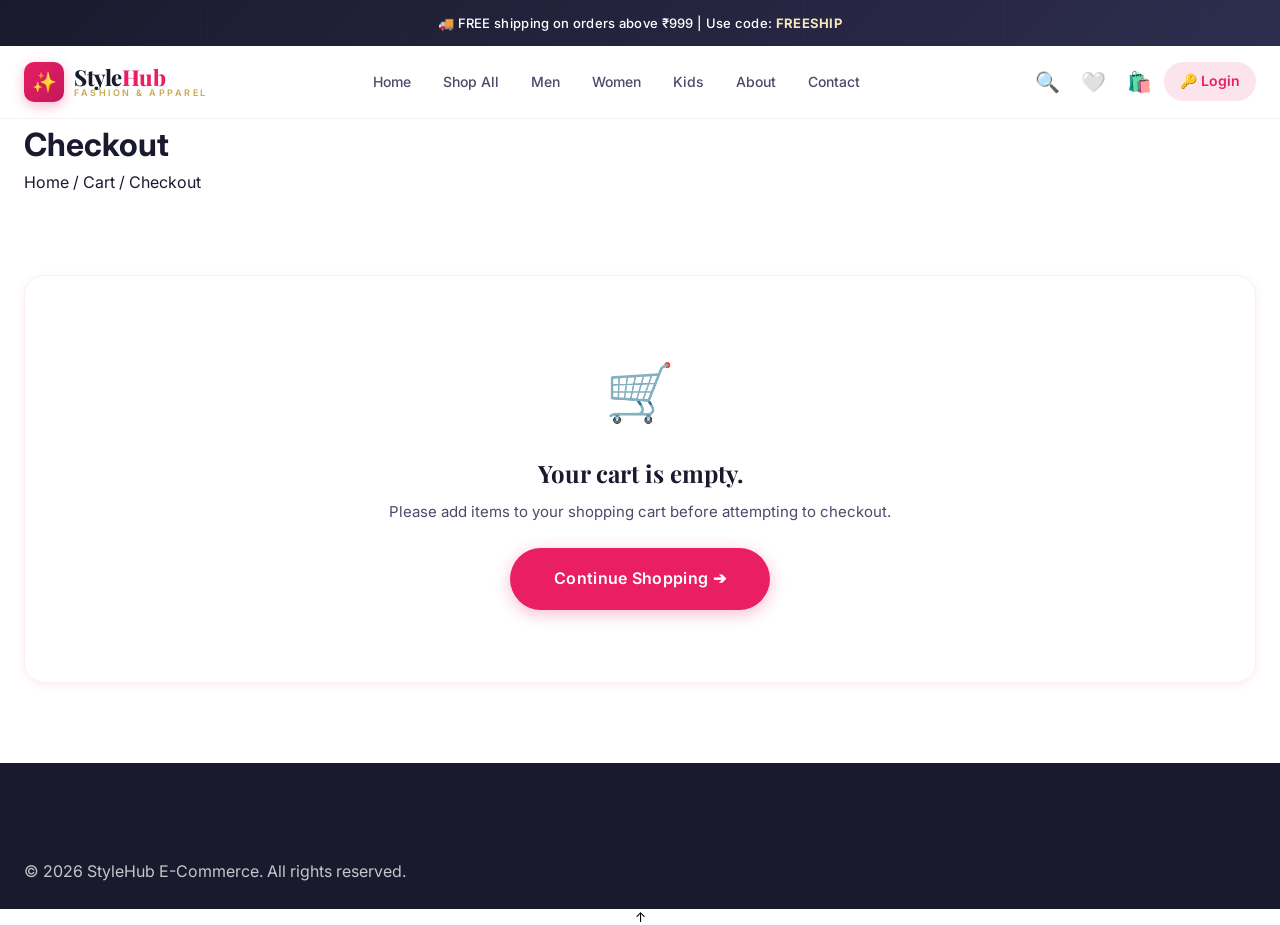
<file: frontend/checkout.html>
<!DOCTYPE html>
<html lang="en">
<head>
  <meta charset="UTF-8">
  <meta name="viewport" content="width=device-width, initial-scale=1.0">
  <meta name="description" content="Secure Checkout - Enter contact info, shipping address, choose simulated payment options, and place your order on StyleHub.">
  <title>Checkout | StyleHub E-Commerce</title>
  <link rel="stylesheet" href="css/style.css">
  <link rel="icon" href="data:image/svg+xml,<svg xmlns=%22http://www.w3.org/2000/svg%22 viewBox=%220 0 100 100%22><text y=%22.9em%22 font-size=%2290%22>🛍️</text></svg>">
</head>
<body>

  <!-- Announcement Bar -->
  <div class="announcement-bar">
    <span id="announcement-text">🚚 FREE shipping on orders above ₹999 | Use code: <span>FREESHIP</span></span>
  </div>

  <!-- 1. HEADER / NAVIGATION -->
  <nav id="main-nav" aria-label="Main Navigation">
    <div class="container">
      <div class="nav-inner">
        <div class="nav-logo">
          <a href="index.html">
            <div class="nav-logo__icon">✨</div>
            <div class="nav-logo__text">
              <span class="nav-logo__name">Style<span>Hub</span></span>
              <span class="nav-logo__tagline">FASHION & APPAREL</span>
            </div>
          </a>
        </div>

        <ul class="nav-links">
          <li><a href="index.html" class="nav-link">Home</a></li>
          <li><a href="products.html" class="nav-link">Shop All</a></li>
          <li><a href="products.html?category=men" class="nav-link">Men</a></li>
          <li><a href="products.html?category=women" class="nav-link">Women</a></li>
          <li><a href="products.html?category=kids" class="nav-link">Kids</a></li>
          <li><a href="about.html" class="nav-link">About</a></li>
          <li><a href="contact.html" class="nav-link">Contact</a></li>
        </ul>

        <div class="nav-actions">
          <button class="nav-action-btn" id="search-toggle" aria-label="Search">🔍</button>
          <a href="wishlist.html" class="nav-action-btn" title="Wishlist">🤍<span class="wishlist-count" style="display:none;">0</span></a>
          <a href="cart.html" class="nav-action-btn" title="Cart">🛍️<span class="cart-count" style="display:none;">0</span></a>
          <a href="login.html" class="nav-login-link">🔑 Login</a>
          <a href="account.html" class="nav-account-link" style="display:none;">👤 <span class="user-name">Account</span></a>
          <button class="hamburger" id="hamburger-btn" aria-label="Toggle menu"><span class="hamburger__line"></span><span class="hamburger__line"></span><span class="hamburger__line"></span></button>
        </div>
      </div>
    </div>
  </nav>

  <!-- Mobile Overlay & Menu -->
  <div class="mobile-overlay" id="mobile-overlay"></div>
  <aside id="mobile-menu">
    <div class="mobile-menu__header">
      <div class="nav-logo"><a href="index.html"><div class="nav-logo__icon">✨</div><div class="nav-logo__text"><span class="nav-logo__name">Style<span>Hub</span></span></div></a></div>
      <button class="mobile-menu__close" id="mobile-close">✕</button>
    </div>
    <nav class="mobile-nav-links">
      <a href="index.html" class="mobile-nav-link">🏠 Home</a>
      <a href="products.html" class="mobile-nav-link">🛍️ Shop All</a>
      <a href="wishlist.html" class="mobile-nav-link">❤️ Wishlist</a>
      <a href="cart.html" class="mobile-nav-link">🛒 Cart</a>
      <a href="about.html" class="mobile-nav-link">ℹ️ About Us</a>
      <a href="contact.html" class="mobile-nav-link">📞 Contact Us</a>
    </nav>
  </aside>

  <!-- Search Modal Overlay -->
  <div class="search-overlay" id="search-overlay">
    <button class="search-close-btn" id="search-close">✕</button>
    <div class="search-overlay__inner">
      <form class="search-form" id="search-form" action="products.html" method="GET">
        <input type="text" id="search-input" name="search" placeholder="Search products..." autocomplete="off">
        <button type="submit">🔍</button>
      </form>
      <div id="search-results"></div>
    </div>
  </div>

  <!-- 2. PAGE HEADER & BREADCRUMB -->
  <div class="page-banner">
    <div class="container">
      <h1 class="page-banner__title">Checkout</h1>
      <div class="page-banner__breadcrumb">
        <a href="index.html">Home</a> <span>/</span> <a href="cart.html">Cart</a> <span>/</span> <span>Checkout</span>
      </div>
    </div>
  </div>

  <!-- MAIN CHECKOUT SECTION -->
  <section class="section">
    <div class="container" id="checkout-container">
      <!-- Rendered dynamically via JavaScript -->
    </div>
  </section>

  <!-- 10. ORDER SUCCESS MODAL SECTION -->
  <div id="order-success-modal" style="display:none; position: fixed; inset:0; background: rgba(26,26,46,0.85); backdrop-filter: blur(8px); z-index: 9999; align-items: center; justify-content: center; padding: 24px;">
    <div style="background: var(--white); border-radius: var(--radius-lg); padding: 40px; max-width: 540px; width: 100%; text-align: center; box-shadow: var(--shadow-lg); animation: heroContentIn 0.5s ease;">
      <div style="width: 76px; height: 76px; border-radius: 50%; background: #10B981; color: white; font-size: 40px; display: flex; align-items: center; justify-content: center; margin: 0 auto 20px;">✓</div>
      
      <h2 style="font-family: var(--font-heading); font-size: 28px; font-weight: 800; color: var(--text-dark); margin-bottom: 8px;">Order Placed Successfully! 🎉</h2>
      <p style="color: var(--text-medium); font-size: 15px; margin-bottom: 24px;">Thank you for shopping with StyleHub. Your order has been placed and is currently being processed.</p>
      
      <div style="background: var(--primary-pale); border-radius: var(--radius-md); padding: 20px; margin-bottom: 28px; text-align: left; font-size: 14px; display: flex; flex-direction: column; gap: 8px;">
        <div style="display:flex; justify-content:space-between;"><span>Order ID:</span><strong id="modal-order-id" style="color:var(--primary); font-size: 16px;">SH2026XXXXXX</strong></div>
        <div style="display:flex; justify-content:space-between;"><span>Total Amount:</span><strong id="modal-order-total" style="font-size: 16px;">₹0</strong></div>
        <div style="display:flex; justify-content:space-between;"><span>Payment Method:</span><strong id="modal-order-payment">UPI</strong></div>
        <div style="display:flex; justify-content:space-between;"><span>Delivery Address:</span><strong id="modal-order-address" style="text-align: right; max-width: 260px;">Address</strong></div>
        <div style="display:flex; justify-content:space-between; padding-top: 8px; border-top: 1px dashed var(--border);"><span>Estimated Delivery Date:</span><strong id="modal-order-delivery" style="color:#10B981;">3-7 Business Days</strong></div>
      </div>

      <div style="display: flex; gap: 14px; justify-content: center; flex-wrap: wrap;">
        <!-- 10. Track Order Button -->
        <a href="account.html" class="btn btn--primary btn--lg" id="track-order-btn">Track Order ➔</a>
        <!-- 10. Continue Shopping Button -->
        <a href="products.html" class="btn btn--outline btn--lg" id="checkout-continue-btn">Continue Shopping</a>
      </div>
    </div>
  </div>

  <!-- Footer -->
  <footer class="footer">
    <div class="container">
      <div class="footer__bottom">
        <p>© 2026 StyleHub E-Commerce. All rights reserved.</p>
      </div>
    </div>
  </footer>

  <button id="back-to-top" aria-label="Back to top">↑</button>

  <!-- JavaScript Files -->
  <script src="js/products.js"></script>
  <script src="js/script.js"></script>
  <script>
    document.addEventListener("DOMContentLoaded", () => {
      const container = document.getElementById("checkout-container");

      // 3. CHECK CART IN LOCALSTORAGE
      const cart = getCart();

      // Empty Cart Handling
      if (!cart || cart.length === 0) {
        container.innerHTML = `
          <div class="empty-products-state" style="padding: 72px 24px;">
            <div class="empty-products-icon">🛒</div>
            <h2 class="empty-products-title">Your cart is empty.</h2>
            <p class="empty-products-desc">Please add items to your shopping cart before attempting to checkout.</p>
            <a href="products.html" class="btn btn--primary btn--lg">Continue Shopping ➔</a>
          </div>
        `;
        return;
      }

      // 7. ORDER SUMMARY CALCULATIONS
      const subtotal = cart.reduce((sum, item) => sum + (item.price * item.qty), 0);
      const activeCoupon = localStorage.getItem("stylehub_applied_coupon") || "";
      
      let discountPercent = 0;
      if (activeCoupon === "STYLE20") discountPercent = 0.20;
      else if (activeCoupon === "WELCOME10") discountPercent = 0.10;

      const discount = Math.round(subtotal * discountPercent);
      const delivery = (subtotal >= 999 || activeCoupon === "FREESHIP") ? 0 : 99;
      const finalTotal = Math.max(0, subtotal - discount + delivery);

      const user = getUser();

      container.innerHTML = `
        <div style="display: grid; grid-template-columns: 1fr 420px; gap: 40px; align-items: start;">
          
          <!-- CHECKOUT FORM -->
          <form id="checkout-form" novalidate style="display: flex; flex-direction: column; gap: 32px;">
            
            <!-- 17. SECURITY / DEMO NOTICE -->
            <div style="background: rgba(233,30,99,0.08); border: 1px solid var(--primary-light); border-radius: var(--radius-md); padding: 14px 18px; font-size: 13px; color: var(--text-dark); display: flex; align-items: center; gap: 10px;">
              <span style="font-size: 20px;">🛡️</span>
              <span><strong>Frontend Demo Mode:</strong> This checkout is simulated for presentation purposes. No real payment details are collected or processed.</span>
            </div>

            <!-- 4. CONTACT INFORMATION -->
            <div style="background: var(--white); border: 1px solid var(--border-light); border-radius: var(--radius-lg); padding: 28px; box-shadow: var(--shadow-sm);">
              <h3 style="font-family: var(--font-heading); font-size: 20px; font-weight: 700; margin-bottom: 20px; padding-bottom: 12px; border-bottom: 1px solid var(--border);">
                Contact Information
              </h3>

              <div style="display: flex; flex-direction: column; gap: 16px;">
                <div>
                  <label style="font-size: 13px; font-weight: 700; display: block; margin-bottom: 6px;">Full Name <span style="color:var(--primary);">*</span></label>
                  <input type="text" id="cust-name" value="${user ? user.name : "Ananya Sharma"}" placeholder="Enter full name" style="width: 100%; padding: 12px 16px; border: 1px solid var(--border); border-radius: var(--radius-md); outline: none; font-size: 14px;">
                  <span class="selector-group__error-msg" id="err-cust-name">Please enter your full name.</span>
                </div>

                <div style="display: grid; grid-template-columns: 1fr 1fr; gap: 16px;">
                  <div>
                    <label style="font-size: 13px; font-weight: 700; display: block; margin-bottom: 6px;">Email Address <span style="color:var(--primary);">*</span></label>
                    <input type="email" id="cust-email" value="${user ? user.email : "ananya.sharma@example.com"}" placeholder="name@example.com" style="width: 100%; padding: 12px 16px; border: 1px solid var(--border); border-radius: var(--radius-md); outline: none; font-size: 14px;">
                    <span class="selector-group__error-msg" id="err-cust-email">Please enter a valid email address.</span>
                  </div>

                  <div>
                    <label style="font-size: 13px; font-weight: 700; display: block; margin-bottom: 6px;">Phone Number (10 digits) <span style="color:var(--primary);">*</span></label>
                    <input type="tel" id="cust-phone" value="9876543210" placeholder="e.g. 9876543210" maxlength="10" style="width: 100%; padding: 12px 16px; border: 1px solid var(--border); border-radius: var(--radius-md); outline: none; font-size: 14px;">
                    <span class="selector-group__error-msg" id="err-cust-phone">Please enter a valid 10-digit phone number.</span>
                  </div>
                </div>
              </div>
            </div>

            <!-- 5. SHIPPING ADDRESS -->
            <div style="background: var(--white); border: 1px solid var(--border-light); border-radius: var(--radius-lg); padding: 28px; box-shadow: var(--shadow-sm);">
              <h3 style="font-family: var(--font-heading); font-size: 20px; font-weight: 700; margin-bottom: 20px; padding-bottom: 12px; border-bottom: 1px solid var(--border);">
                Shipping Address
              </h3>

              <div style="display: grid; grid-template-columns: 1fr 1fr; gap: 16px;">
                <div style="grid-column: 1 / -1;">
                  <label style="font-size: 13px; font-weight: 700; display: block; margin-bottom: 6px;">House / Street Address <span style="color:var(--primary);">*</span></label>
                  <input type="text" id="cust-address" value="Flat 402, Fashion Residency, Bandra West" placeholder="Flat No., Building Name, Street" style="width: 100%; padding: 12px 16px; border: 1px solid var(--border); border-radius: var(--radius-md); outline: none; font-size: 14px;">
                  <span class="selector-group__error-msg" id="err-cust-address">Please enter your house and street address.</span>
                </div>

                <div>
                  <label style="font-size: 13px; font-weight: 700; display: block; margin-bottom: 6px;">City <span style="color:var(--primary);">*</span></label>
                  <input type="text" id="cust-city" value="Mumbai" placeholder="e.g. Mumbai" style="width: 100%; padding: 12px 16px; border: 1px solid var(--border); border-radius: var(--radius-md); outline: none; font-size: 14px;">
                  <span class="selector-group__error-msg" id="err-cust-city">Please enter your city.</span>
                </div>

                <div>
                  <label style="font-size: 13px; font-weight: 700; display: block; margin-bottom: 6px;">State <span style="color:var(--primary);">*</span></label>
                  <input type="text" id="cust-state" value="Maharashtra" placeholder="e.g. Maharashtra" style="width: 100%; padding: 12px 16px; border: 1px solid var(--border); border-radius: var(--radius-md); outline: none; font-size: 14px;">
                  <span class="selector-group__error-msg" id="err-cust-state">Please enter your state.</span>
                </div>

                <div>
                  <label style="font-size: 13px; font-weight: 700; display: block; margin-bottom: 6px;">PIN Code (6 digits) <span style="color:var(--primary);">*</span></label>
                  <input type="text" id="cust-pincode" value="400050" maxlength="6" placeholder="e.g. 400050" style="width: 100%; padding: 12px 16px; border: 1px solid var(--border); border-radius: var(--radius-md); outline: none; font-size: 14px;">
                  <span class="selector-group__error-msg" id="err-cust-pincode">Please enter a valid 6-digit PIN code.</span>
                </div>

                <div>
                  <label style="font-size: 13px; font-weight: 700; display: block; margin-bottom: 6px;">Country</label>
                  <input type="text" id="cust-country" value="India" readonly style="width: 100%; padding: 12px 16px; border: 1px solid var(--border); border-radius: var(--radius-md); outline: none; font-size: 14px; background: var(--off-white);">
                </div>
              </div>
            </div>

            <!-- 6. PAYMENT METHOD & DYNAMIC FIELDS -->
            <div style="background: var(--white); border: 1px solid var(--border-light); border-radius: var(--radius-lg); padding: 28px; box-shadow: var(--shadow-sm);">
              <h3 style="font-family: var(--font-heading); font-size: 20px; font-weight: 700; margin-bottom: 20px; padding-bottom: 12px; border-bottom: 1px solid var(--border);">
                Payment Method
              </h3>

              <div style="display: flex; flex-direction: column; gap: 16px;">
                
                <!-- Cash on Delivery -->
                <label style="display: flex; align-items: center; justify-content: space-between; padding: 16px; border: 1px solid var(--border); border-radius: var(--radius-md); cursor: pointer;">
                  <span style="display: flex; align-items: center; gap: 10px; font-size: 15px; font-weight: 600;">
                    <input type="radio" name="payment-method" value="Cash on Delivery" checked style="accent-color: var(--primary);">
                    💵 Cash on Delivery (COD)
                  </span>
                </label>

                <!-- UPI -->
                <label style="display: flex; flex-direction: column; padding: 16px; border: 1px solid var(--border); border-radius: var(--radius-md); cursor: pointer;" id="upi-payment-label">
                  <div style="display: flex; align-items: center; justify-content: space-between;">
                    <span style="display: flex; align-items: center; gap: 10px; font-size: 15px; font-weight: 600;">
                      <input type="radio" name="payment-method" value="UPI" style="accent-color: var(--primary);" id="upi-radio">
                      📱 UPI (Google Pay, PhonePe, Paytm)
                    </span>
                  </div>

                  <!-- Dynamic UPI Field + QR -->
                  <div id="upi-fields-box" style="display: none; margin-top: 14px; padding-top: 14px; border-top: 1px dashed var(--border);">
                    
                    <!-- UPI ID Input -->
                    <label style="font-size: 12px; font-weight: 700; display: block; margin-bottom: 6px;">Enter UPI ID <span style="color:var(--primary);">*</span></label>
                    <input type="text" id="pay-upi-id" placeholder="username@upi" style="width: 100%; padding: 10px 14px; border: 1px solid var(--border); border-radius: var(--radius-md); outline: none; font-size: 13px; margin-bottom: 8px;">
                    <span class="selector-group__error-msg" id="err-upi-id">Please enter a valid UPI ID (e.g. name@upi).</span>

                    <!-- OR Scan QR Divider -->
                    <div style="display: flex; align-items: center; gap: 12px; margin: 16px 0 12px;">
                      <div style="flex:1; height:1px; background: var(--border);"></div>
                      <span style="font-size: 12px; font-weight: 700; color: var(--text-medium); white-space: nowrap;">OR SCAN TO PAY</span>
                      <div style="flex:1; height:1px; background: var(--border);"></div>
                    </div>

                    <!-- QR Code Display -->
                    <div id="upi-qr-wrapper" style="text-align: center; padding: 20px; background: var(--off-white); border: 1px solid var(--border-light); border-radius: var(--radius-md);">
                      
                      <!-- QR Code Image (uses qrserver.com with UPI deep-link) -->
                      <div style="display: inline-block; padding: 12px; background: white; border-radius: 12px; box-shadow: 0 4px 16px rgba(0,0,0,0.08);">
                        <img id="upi-qr-img"
                          src="https://api.qrserver.com/v1/create-qr-code/?size=180x180&data=upi://pay?pa=stylehub@okicici%26pn=StyleHub%26am=0%26cu=INR%26tn=StyleHub+Order"
                          alt="UPI QR Code"
                          width="180" height="180"
                          style="display: block; border-radius: 8px;"
                        >
                      </div>

                      <!-- Merchant UPI Details -->
                      <div style="margin-top: 14px;">
                        <div style="font-size: 13px; font-weight: 800; color: var(--text-dark); margin-bottom: 4px;">StyleHub Payments</div>
                        <div style="display: inline-flex; align-items: center; gap: 8px; background: white; border: 1px solid var(--border); border-radius: var(--radius-pill); padding: 6px 14px;">
                          <span style="font-size: 13px; font-weight: 700; color: var(--primary);" id="upi-display-id">stylehub@okicici</span>
                          <button type="button" id="copy-upi-btn" title="Copy UPI ID" style="background: none; border: none; cursor: pointer; font-size: 14px; padding: 0;" onclick="(function(){navigator.clipboard.writeText('stylehub@okicici').then(()=>{document.getElementById('copy-upi-btn').textContent='✅';setTimeout(()=>{document.getElementById('copy-upi-btn').textContent='📋';},1500);})})()">📋</button>
                        </div>
                        <div style="font-size: 11px; color: var(--text-medium); margin-top: 8px;">Open any UPI app → Scan QR → Pay the order amount</div>
                      </div>

                      <!-- Supported UPI Apps -->
                      <div style="display: flex; justify-content: center; gap: 10px; margin-top: 14px; flex-wrap: wrap;">
                        <span style="font-size: 11px; background: white; border: 1px solid var(--border); border-radius: var(--radius-pill); padding: 4px 10px; font-weight: 600;">🟢 Google Pay</span>
                        <span style="font-size: 11px; background: white; border: 1px solid var(--border); border-radius: var(--radius-pill); padding: 4px 10px; font-weight: 600;">🟣 PhonePe</span>
                        <span style="font-size: 11px; background: white; border: 1px solid var(--border); border-radius: var(--radius-pill); padding: 4px 10px; font-weight: 600;">🔵 Paytm</span>
                        <span style="font-size: 11px; background: white; border: 1px solid var(--border); border-radius: var(--radius-pill); padding: 4px 10px; font-weight: 600;">🔶 BHIM</span>
                      </div>
                    </div>

                  </div>
                </label>

                <!-- Credit / Debit Card -->
                <label style="display: flex; flex-direction: column; padding: 16px; border: 1px solid var(--border); border-radius: var(--radius-md); cursor: pointer;">
                  <div style="display: flex; align-items: center; justify-content: space-between;">
                    <span style="display: flex; align-items: center; gap: 10px; font-size: 15px; font-weight: 600;">
                      <input type="radio" name="payment-method" value="Credit / Debit Card" style="accent-color: var(--primary);">
                      💳 Credit / Debit Card
                    </span>
                  </div>

                  <!-- Dynamic Card Fields -->
                  <div id="card-fields-box" style="display: none; margin-top: 14px; padding-top: 14px; border-top: 1px dashed var(--border); display: flex; flex-direction: column; gap: 12px;">
                    <div>
                      <label style="font-size: 12px; font-weight: 700; display: block; margin-bottom: 4px;">Card Number <span style="color:var(--primary);">*</span></label>
                      <input type="text" id="pay-card-num" placeholder="1234 5678 9012 3456" maxlength="19" style="width: 100%; padding: 10px 14px; border: 1px solid var(--border); border-radius: var(--radius-md); outline: none; font-size: 13px;">
                      <span class="selector-group__error-msg" id="err-card-num">Please enter a valid card number.</span>
                    </div>

                    <div>
                      <label style="font-size: 12px; font-weight: 700; display: block; margin-bottom: 4px;">Card Holder Name <span style="color:var(--primary);">*</span></label>
                      <input type="text" id="pay-card-name" placeholder="Name on card" style="width: 100%; padding: 10px 14px; border: 1px solid var(--border); border-radius: var(--radius-md); outline: none; font-size: 13px;">
                      <span class="selector-group__error-msg" id="err-card-name">Please enter card holder name.</span>
                    </div>

                    <div style="display: grid; grid-template-columns: 1fr 1fr; gap: 12px;">
                      <div>
                        <label style="font-size: 12px; font-weight: 700; display: block; margin-bottom: 4px;">Expiry Date <span style="color:var(--primary);">*</span></label>
                        <input type="text" id="pay-card-exp" placeholder="MM/YY" maxlength="5" style="width: 100%; padding: 10px 14px; border: 1px solid var(--border); border-radius: var(--radius-md); outline: none; font-size: 13px;">
                        <span class="selector-group__error-msg" id="err-card-exp">MM/YY required.</span>
                      </div>
                      <div>
                        <label style="font-size: 12px; font-weight: 700; display: block; margin-bottom: 4px;">CVV <span style="color:var(--primary);">*</span></label>
                        <input type="password" id="pay-card-cvv" placeholder="123" maxlength="4" style="width: 100%; padding: 10px 14px; border: 1px solid var(--border); border-radius: var(--radius-md); outline: none; font-size: 13px;">
                        <span class="selector-group__error-msg" id="err-card-cvv">CVV required.</span>
                      </div>
                    </div>
                  </div>
                </label>

              </div>
            </div>

            <!-- 9. PLACE ORDER BUTTON -->
            <button type="submit" id="place-order-btn" class="btn btn--primary btn--full btn--lg" style="box-shadow: var(--shadow-md); font-size: 18px;">
              Place Order (${formatPrice(finalTotal)})
            </button>
          </form>

          <!-- 7. ORDER SUMMARY SIDEBAR -->
          <div style="background: var(--white); border: 1px solid var(--border-light); border-radius: var(--radius-lg); padding: 28px; box-shadow: var(--shadow-sm); position: sticky; top: 92px;">
            <h3 style="font-family: var(--font-heading); font-size: 20px; font-weight: 700; margin-bottom: 20px; padding-bottom: 12px; border-bottom: 1px solid var(--border);">
              Order Summary (${cart.length} Items)
            </h3>

            <div style="display: flex; flex-direction: column; gap: 14px; max-height: 280px; overflow-y: auto; padding-right: 4px; margin-bottom: 20px;">
              ${cart.map(item => `
                <div style="display: flex; gap: 12px; align-items: center;">
                  <img src="${item.image}" alt="${item.name}" style="width: 56px; height: 56px; object-fit: cover; border-radius: var(--radius-sm); border: 1px solid var(--border);">
                  <div style="flex: 1;">
                    <div style="font-size: 14px; font-weight: 600; color: var(--text-dark);">${item.name}</div>
                    <div style="font-size: 12px; color: var(--text-medium);">Size: ${item.size} | Color: ${item.color} | Qty: ${item.qty}</div>
                  </div>
                  <div style="font-size: 14px; font-weight: 700; color: var(--primary);">${formatPrice(item.price * item.qty)}</div>
                </div>
              `).join("")}
            </div>

            <div style="display: flex; flex-direction: column; gap: 10px; font-size: 14px; color: var(--text-medium); padding-top: 16px; border-top: 1px solid var(--border); margin-bottom: 16px;">
              <div style="display: flex; justify-content: space-between;"><span>Subtotal</span><span>${formatPrice(subtotal)}</span></div>
              
              <!-- 8. COUPON DISCOUNT DISPLAY -->
              <div style="display: flex; justify-content: space-between; color: ${discount > 0 ? "#10B981" : "inherit"};">
                <span>Discount ${activeCoupon ? `(${activeCoupon})` : ""}</span>
                <span>${discount > 0 ? `-${formatPrice(discount)}` : formatPrice(0)}</span>
              </div>

              <!-- DELIVERY FEE -->
              <div style="display: flex; justify-content: space-between;">
                <span>Delivery</span>
                <span style="color: ${delivery === 0 ? "#10B981" : "var(--text-dark)"};">
                  ${delivery === 0 ? "Free Delivery" : formatPrice(delivery)}
                </span>
              </div>
            </div>

            <!-- FINAL TOTAL -->
            <div style="display: flex; justify-content: space-between; align-items: center; padding-top: 16px; border-top: 2px solid var(--border-light); font-size: 18px; font-weight: 800; color: var(--text-dark);">
              <span>Final Total</span>
              <span style="color: var(--primary);">${formatPrice(finalTotal)}</span>
            </div>
          </div>

        </div>
      `;

      // ─── 6. DYNAMIC PAYMENT METHOD FIELDS DISPLAY ─────────────────
      const paymentRadios = document.querySelectorAll('input[name="payment-method"]');
      const upiBox = document.getElementById("upi-fields-box");
      const cardBox = document.getElementById("card-fields-box");

      paymentRadios.forEach(radio => {
        radio.addEventListener("change", e => {
          const val = e.target.value;
          if (upiBox) upiBox.style.display = val === "UPI" ? "block" : "none";
          if (cardBox) cardBox.style.display = val === "Credit / Debit Card" ? "flex" : "none";

          // Update QR code with order amount when UPI is selected
          if (val === "UPI") {
            updateUpiQr("stylehub@okicici", finalTotal);
          }
        });
      });

      // ─── LIVE UPI QR CODE UPDATER ──────────────────────────────
      function updateUpiQr(upiId, amount) {
        const qrImg = document.getElementById("upi-qr-img");
        const displayId = document.getElementById("upi-display-id");
        if (!qrImg) return;

        const safeUpiId = encodeURIComponent(upiId);
        const upiLink = `upi://pay?pa=${safeUpiId}&pn=StyleHub&am=${amount}&cu=INR&tn=StyleHub+Order`;
        const qrUrl = `https://api.qrserver.com/v1/create-qr-code/?size=180x180&data=${encodeURIComponent(upiLink)}`;
        qrImg.src = qrUrl;
        if (displayId) displayId.textContent = upiId;
      }

      // Update QR live as user types UPI ID
      const upiInput = document.getElementById("pay-upi-id");
      if (upiInput) {
        let upiDebounce;
        upiInput.addEventListener("input", () => {
          clearTimeout(upiDebounce);
          const val = upiInput.value.trim();
          if (val.includes("@") && val.length > 3) {
            upiDebounce = setTimeout(() => updateUpiQr(val, finalTotal), 600);
          } else if (!val) {
            updateUpiQr("stylehub@okicici", finalTotal);
          }
        });
      }

      // ─── 9. PLACE ORDER FORM VALIDATION & SUBMISSION ──────────────
      const checkoutForm = document.getElementById("checkout-form");
      if (checkoutForm) {
        checkoutForm.addEventListener("submit", e => {
          e.preventDefault();

          // Reset Error Messages
          document.querySelectorAll(".selector-group__error-msg").forEach(el => el.style.display = "none");

          let isValid = true;

          // 4. Validate Customer Info
          const nameVal = document.getElementById("cust-name").value.trim();
          const emailVal = document.getElementById("cust-email").value.trim();
          const phoneVal = document.getElementById("cust-phone").value.trim();

          if (!nameVal) {
            document.getElementById("err-cust-name").style.display = "block";
            isValid = false;
          }

          const emailRegex = /^[^\s@]+@[^\s@]+\.[^\s@]+$/;
          if (!emailVal || !emailRegex.test(emailVal)) {
            document.getElementById("err-cust-email").style.display = "block";
            isValid = false;
          }

          const phoneRegex = /^\d{10}$/;
          if (!phoneVal || !phoneRegex.test(phoneVal.replace(/\D/g, ""))) {
            document.getElementById("err-cust-phone").style.display = "block";
            isValid = false;
          }

          // 5. Validate Shipping Address
          const addressVal = document.getElementById("cust-address").value.trim();
          const cityVal = document.getElementById("cust-city").value.trim();
          const stateVal = document.getElementById("cust-state").value.trim();
          const pincodeVal = document.getElementById("cust-pincode").value.trim();

          if (!addressVal) {
            document.getElementById("err-cust-address").style.display = "block";
            isValid = false;
          }
          if (!cityVal) {
            document.getElementById("err-cust-city").style.display = "block";
            isValid = false;
          }
          if (!stateVal) {
            document.getElementById("err-cust-state").style.display = "block";
            isValid = false;
          }
          const pincodeRegex = /^\d{6}$/;
          if (!pincodeVal || !pincodeRegex.test(pincodeVal)) {
            document.getElementById("err-cust-pincode").style.display = "block";
            isValid = false;
          }

          // 6. Validate Payment Method Fields
          const selectedMethod = document.querySelector('input[name="payment-method"]:checked').value;
          
          if (selectedMethod === "UPI") {
            const upiId = document.getElementById("pay-upi-id").value.trim();
            if (!upiId || !upiId.includes("@")) {
              document.getElementById("err-upi-id").style.display = "block";
              isValid = false;
            }
          } else if (selectedMethod === "Credit / Debit Card") {
            const cardNum = document.getElementById("pay-card-num").value.trim();
            const cardName = document.getElementById("pay-card-name").value.trim();
            const cardExp = document.getElementById("pay-card-exp").value.trim();
            const cardCvv = document.getElementById("pay-card-cvv").value.trim();

            if (!cardNum || cardNum.length < 12) {
              document.getElementById("err-card-num").style.display = "block";
              isValid = false;
            }
            if (!cardName) {
              document.getElementById("err-card-name").style.display = "block";
              isValid = false;
            }
            if (!cardExp) {
              document.getElementById("err-card-exp").style.display = "block";
              isValid = false;
            }
            if (!cardCvv || cardCvv.length < 3) {
              document.getElementById("err-card-cvv").style.display = "block";
              isValid = false;
            }
          }

          if (!isValid) {
            showToast("⚠️ Please fix the highlighted errors before placing order.", "warning");
            return;
          }

          // 12. GENERATE UNIQUE ORDER ID (e.g. SH2026894215)
          const orderId = "SH2026" + Math.floor(100000 + Math.random() * 900000);

          // 13 & 14. ORDER DATE & ESTIMATED DELIVERY DATE (3 to 7 days)
          const now = new Date();
          const deliveryStart = new Date(now.getTime() + 3 * 24 * 60 * 60 * 1000);
          const deliveryEnd = new Date(now.getTime() + 7 * 24 * 60 * 60 * 1000);

          const dateOptions = { day: 'numeric', month: 'short', year: 'numeric' };
          const deliveryDateText = `${deliveryStart.toLocaleDateString("en-IN", dateOptions)} – ${deliveryEnd.toLocaleDateString("en-IN", dateOptions)}`;

          const fullAddressString = `${addressVal}, ${cityVal}, ${stateVal} - ${pincodeVal}, India`;

          // 9. CREATE SIMULATED ORDER OBJECT
          const newOrder = {
            id: orderId,
            date: now.toISOString(),
            estimatedDelivery: deliveryDateText,
            items: cart,
            total: finalTotal,
            subtotal: subtotal,
            discount: discount,
            deliveryCharge: delivery,
            paymentMethod: selectedMethod,
            customer: {
              name: nameVal,
              email: emailVal,
              phone: phoneVal,
              address: fullAddressString,
              city: cityVal,
              state: stateVal,
              pincode: pincodeVal
            },
            status: "Order Placed" // Initial Status
          };

          // Save to localStorage orders list
          const existingOrders = JSON.parse(localStorage.getItem("stylehub_orders") || "[]");
          existingOrders.unshift(newOrder);
          localStorage.setItem("stylehub_orders", JSON.stringify(existingOrders));

          // 11. CLEAR CART & RESET COUNT IN LOCALSTORAGE
          saveCart([]);
          localStorage.removeItem("stylehub_applied_coupon");

          // 10. POPULATE & SHOW ORDER SUCCESS MODAL
          document.getElementById("modal-order-id").textContent = orderId;
          document.getElementById("modal-order-total").textContent = formatPrice(finalTotal);
          document.getElementById("modal-order-payment").textContent = selectedMethod;
          document.getElementById("modal-order-address").textContent = fullAddressString;
          document.getElementById("modal-order-delivery").textContent = deliveryDateText;

          const trackBtn = document.getElementById("track-order-btn");
          if (trackBtn) trackBtn.href = `order-tracking.html?id=${orderId}`;

          const modal = document.getElementById("order-success-modal");
          if (modal) modal.style.display = "flex";
        });
      }
    });
  </script>
</body>
</html>
</file>
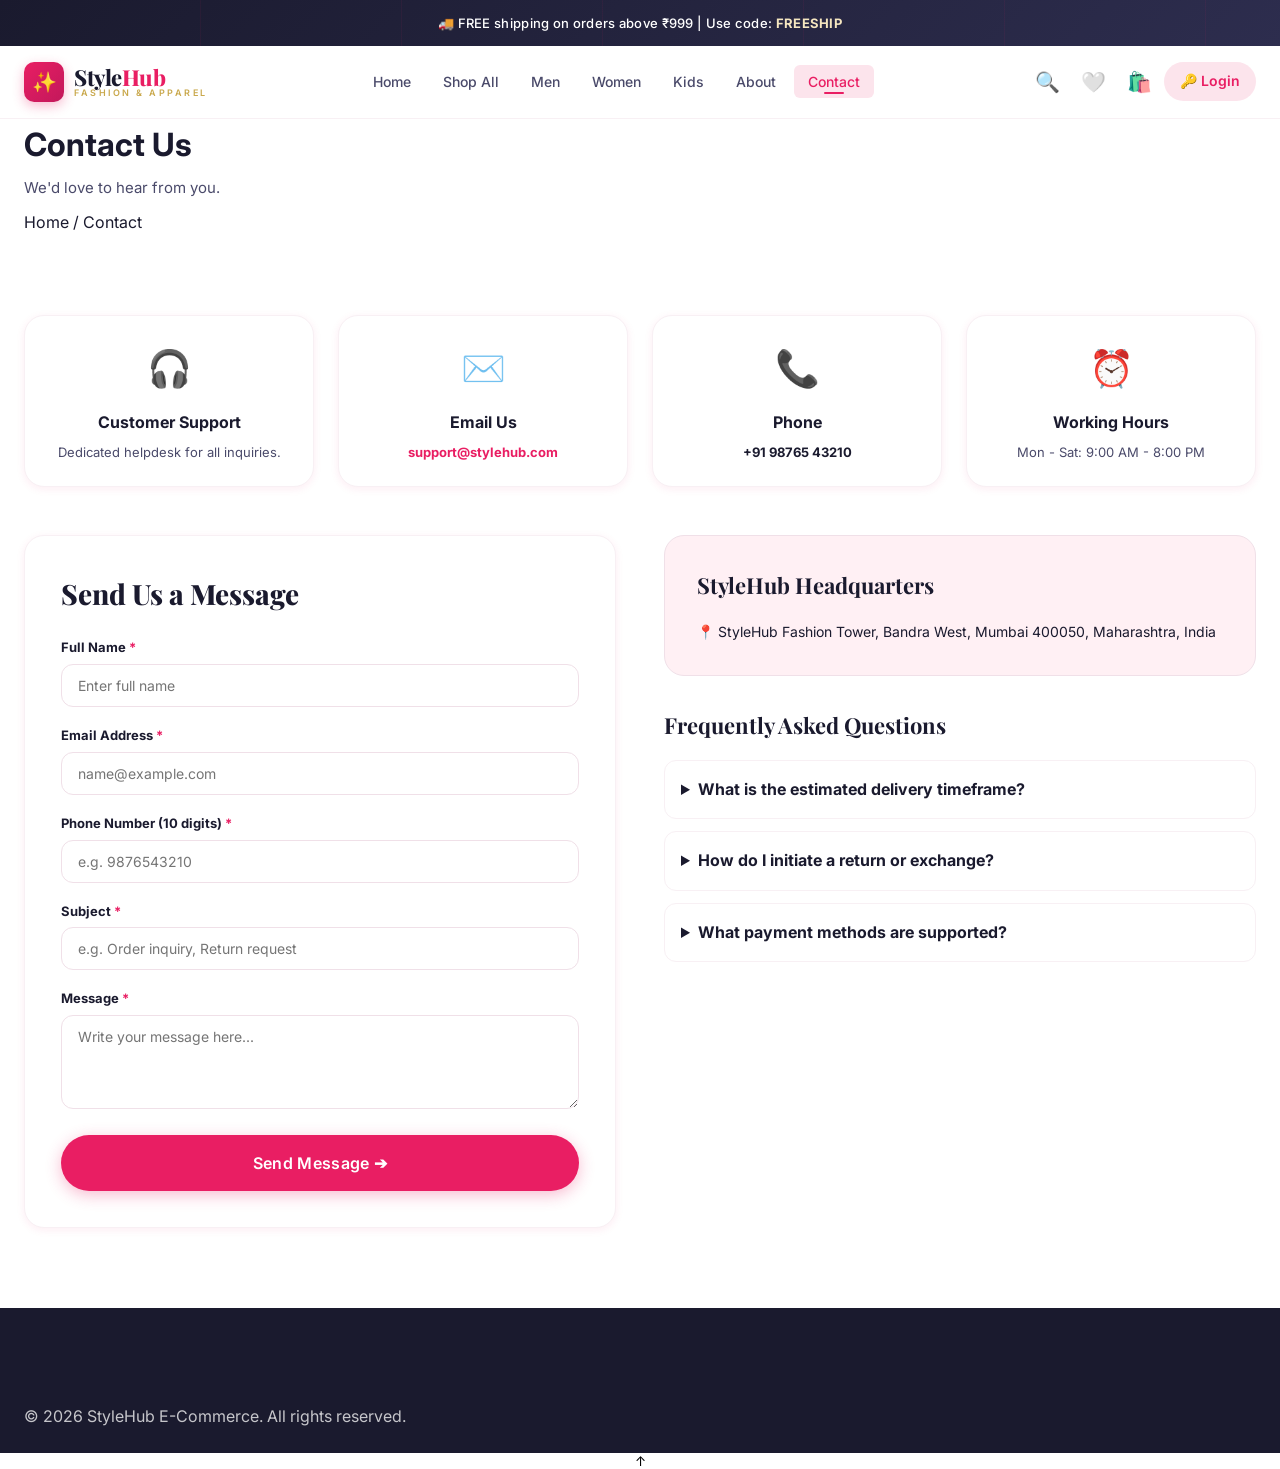
<file: frontend/contact.html>
<!DOCTYPE html>
<html lang="en">
<head>
  <meta charset="UTF-8">
  <meta name="viewport" content="width=device-width, initial-scale=1.0">
  <meta name="description" content="Contact StyleHub support. Get in touch via contact form, email, phone, or view operating hours and FAQs.">
  <title>Contact Us | StyleHub E-Commerce</title>
  <link rel="stylesheet" href="css/style.css">
  <link rel="icon" href="data:image/svg+xml,<svg xmlns=%22http://www.w3.org/2000/svg%22 viewBox=%220 0 100 100%22><text y=%22.9em%22 font-size=%2290%22>🛍️</text></svg>">
</head>
<body>

  <!-- Announcement Bar -->
  <div class="announcement-bar">
    <span id="announcement-text">🚚 FREE shipping on orders above ₹999 | Use code: <span>FREESHIP</span></span>
  </div>

  <!-- 1. HEADER / NAVIGATION -->
  <nav id="main-nav" aria-label="Main Navigation">
    <div class="container">
      <div class="nav-inner">
        <div class="nav-logo">
          <a href="index.html">
            <div class="nav-logo__icon">✨</div>
            <div class="nav-logo__text">
              <span class="nav-logo__name">Style<span>Hub</span></span>
              <span class="nav-logo__tagline">FASHION & APPAREL</span>
            </div>
          </a>
        </div>

        <ul class="nav-links">
          <li><a href="index.html" class="nav-link">Home</a></li>
          <li><a href="products.html" class="nav-link">Shop All</a></li>
          <li><a href="products.html?category=men" class="nav-link">Men</a></li>
          <li><a href="products.html?category=women" class="nav-link">Women</a></li>
          <li><a href="products.html?category=kids" class="nav-link">Kids</a></li>
          <li><a href="about.html" class="nav-link">About</a></li>
          <li><a href="contact.html" class="nav-link active">Contact</a></li>
        </ul>

        <div class="nav-actions">
          <button class="nav-action-btn" id="search-toggle" aria-label="Search">🔍</button>
          <a href="wishlist.html" class="nav-action-btn" title="Wishlist">🤍<span class="wishlist-count" style="display:none;">0</span></a>
          <a href="cart.html" class="nav-action-btn" title="Cart">🛍️<span class="cart-count" style="display:none;">0</span></a>
          <a href="login.html" class="nav-login-link">🔑 Login</a>
          <a href="account.html" class="nav-account-link" style="display:none;">👤 <span class="user-name">Account</span></a>
          <button class="hamburger" id="hamburger-btn" aria-label="Toggle menu"><span class="hamburger__line"></span><span class="hamburger__line"></span><span class="hamburger__line"></span></button>
        </div>
      </div>
    </div>
  </nav>

  <!-- Mobile Overlay & Menu -->
  <div class="mobile-overlay" id="mobile-overlay"></div>
  <aside id="mobile-menu">
    <div class="mobile-menu__header">
      <div class="nav-logo"><a href="index.html"><div class="nav-logo__icon">✨</div><div class="nav-logo__text"><span class="nav-logo__name">Style<span>Hub</span></span></div></a></div>
      <button class="mobile-menu__close" id="mobile-close">✕</button>
    </div>
    <nav class="mobile-nav-links">
      <a href="index.html" class="mobile-nav-link">🏠 Home</a>
      <a href="products.html" class="mobile-nav-link">🛍️ Shop All</a>
      <a href="wishlist.html" class="mobile-nav-link">❤️ Wishlist</a>
      <a href="cart.html" class="mobile-nav-link">🛒 Cart</a>
      <a href="about.html" class="mobile-nav-link">ℹ️ About Us</a>
      <a href="contact.html" class="mobile-nav-link active">📞 Contact Us</a>
    </nav>
  </aside>

  <!-- Search Modal Overlay -->
  <div class="search-overlay" id="search-overlay">
    <button class="search-close-btn" id="search-close">✕</button>
    <div class="search-overlay__inner">
      <form class="search-form" id="search-form" action="products.html" method="GET">
        <input type="text" id="search-input" name="search" placeholder="Search products..." autocomplete="off">
        <button type="submit">🔍</button>
      </form>
      <div id="search-results"></div>
    </div>
  </div>

  <!-- 2. PAGE HEADER & BREADCRUMB -->
  <div class="page-banner">
    <div class="container">
      <h1 class="page-banner__title">Contact Us</h1>
      <p style="font-size: 15px; color: var(--text-medium); margin-top: 6px;">We'd love to hear from you.</p>
      <div class="page-banner__breadcrumb" style="margin-top: 10px;">
        <a href="index.html">Home</a> <span>/</span> <span>Contact</span>
      </div>
    </div>
  </div>

  <!-- MAIN CONTACT SECTION -->
  <section class="section">
    <div class="container">
      
      <!-- 3. CONTACT INFORMATION CARDS -->
      <div style="display: grid; grid-template-columns: repeat(4, 1fr); gap: 24px; margin-bottom: 48px;">
        
        <div class="feature-card" style="padding: 24px; text-align: center;">
          <div style="font-size: 36px; margin-bottom: 12px;">🎧</div>
          <h4 style="font-size: 16px; font-weight: 700; color: var(--text-dark); margin-bottom: 6px;">Customer Support</h4>
          <p style="font-size: 13px; color: var(--text-medium);">Dedicated helpdesk for all inquiries.</p>
        </div>

        <div class="feature-card" style="padding: 24px; text-align: center;">
          <div style="font-size: 36px; margin-bottom: 12px;">✉️</div>
          <h4 style="font-size: 16px; font-weight: 700; color: var(--text-dark); margin-bottom: 6px;">Email Us</h4>
          <p style="font-size: 13px; color: var(--primary); font-weight: 700;">support@stylehub.com</p>
        </div>

        <div class="feature-card" style="padding: 24px; text-align: center;">
          <div style="font-size: 36px; margin-bottom: 12px;">📞</div>
          <h4 style="font-size: 16px; font-weight: 700; color: var(--text-dark); margin-bottom: 6px;">Phone</h4>
          <p style="font-size: 13px; color: var(--text-dark); font-weight: 700;">+91 98765 43210</p>
        </div>

        <div class="feature-card" style="padding: 24px; text-align: center;">
          <div style="font-size: 36px; margin-bottom: 12px;">⏰</div>
          <h4 style="font-size: 16px; font-weight: 700; color: var(--text-dark); margin-bottom: 6px;">Working Hours</h4>
          <p style="font-size: 13px; color: var(--text-medium);">Mon - Sat: 9:00 AM - 8:00 PM</p>
        </div>

      </div>

      <!-- 4. CONTACT FORM & FAQ SECTION -->
      <div style="display: grid; grid-template-columns: 1fr 1fr; gap: 48px; align-items: start;">
        
        <!-- CONTACT FORM -->
        <div style="background: var(--white); border: 1px solid var(--border-light); border-radius: var(--radius-lg); padding: 36px; box-shadow: var(--shadow-sm);">
          <h2 style="font-family: var(--font-heading); font-size: 28px; font-weight: 800; color: var(--text-dark); margin-bottom: 20px;">Send Us a Message</h2>

          <form id="contact-us-form" novalidate style="display: flex; flex-direction: column; gap: 18px;">
            <!-- Full Name -->
            <div>
              <label style="font-size: 13px; font-weight: 700; display: block; margin-bottom: 6px;">Full Name <span style="color:var(--primary);">*</span></label>
              <input type="text" id="cnt-name" required placeholder="Enter full name" style="width: 100%; padding: 12px 16px; border: 1px solid var(--border); border-radius: var(--radius-md); outline: none; font-size: 14px;">
              <span class="selector-group__error-msg" id="err-cnt-name">Please enter your full name.</span>
            </div>

            <!-- Email -->
            <div>
              <label style="font-size: 13px; font-weight: 700; display: block; margin-bottom: 6px;">Email Address <span style="color:var(--primary);">*</span></label>
              <input type="email" id="cnt-email" required placeholder="name@example.com" style="width: 100%; padding: 12px 16px; border: 1px solid var(--border); border-radius: var(--radius-md); outline: none; font-size: 14px;">
              <span class="selector-group__error-msg" id="err-cnt-email">Please enter a valid email address.</span>
            </div>

            <!-- Phone -->
            <div>
              <label style="font-size: 13px; font-weight: 700; display: block; margin-bottom: 6px;">Phone Number (10 digits) <span style="color:var(--primary);">*</span></label>
              <input type="tel" id="cnt-phone" required maxlength="10" placeholder="e.g. 9876543210" style="width: 100%; padding: 12px 16px; border: 1px solid var(--border); border-radius: var(--radius-md); outline: none; font-size: 14px;">
              <span class="selector-group__error-msg" id="err-cnt-phone">Please enter a valid 10-digit phone number.</span>
            </div>

            <!-- Subject -->
            <div>
              <label style="font-size: 13px; font-weight: 700; display: block; margin-bottom: 6px;">Subject <span style="color:var(--primary);">*</span></label>
              <input type="text" id="cnt-subject" required placeholder="e.g. Order inquiry, Return request" style="width: 100%; padding: 12px 16px; border: 1px solid var(--border); border-radius: var(--radius-md); outline: none; font-size: 14px;">
              <span class="selector-group__error-msg" id="err-cnt-subject">Please enter a subject line.</span>
            </div>

            <!-- Message -->
            <div>
              <label style="font-size: 13px; font-weight: 700; display: block; margin-bottom: 6px;">Message <span style="color:var(--primary);">*</span></label>
              <textarea id="cnt-message" required rows="4" placeholder="Write your message here..." style="width: 100%; padding: 12px 16px; border: 1px solid var(--border); border-radius: var(--radius-md); outline: none; font-size: 14px; font-family: inherit;"></textarea>
              <span class="selector-group__error-msg" id="err-cnt-message">Please enter your message.</span>
            </div>

            <button type="submit" class="btn btn--primary btn--lg btn--full">Send Message ➔</button>
          </form>
        </div>

        <!-- FAQ & STORE ADDRESS CONTAINER -->
        <div style="display: flex; flex-direction: column; gap: 32px;">
          
          <div style="background: var(--primary-pale); border-radius: var(--radius-lg); padding: 32px; border: 1px solid var(--border);">
            <h3 style="font-family: var(--font-heading); font-size: 22px; font-weight: 700; margin-bottom: 16px;">StyleHub Headquarters</h3>
            <p style="font-size: 14px; color: var(--text-dark); line-height: 1.7;">
              📍 StyleHub Fashion Tower, Bandra West, Mumbai 400050, Maharashtra, India
            </p>
          </div>

          <div>
            <h3 style="font-family: var(--font-heading); font-size: 22px; font-weight: 700; margin-bottom: 16px;">Frequently Asked Questions</h3>

            <div style="display: flex; flex-direction: column; gap: 12px;">
              <details style="background: var(--white); border: 1px solid var(--border-light); border-radius: var(--radius-md); padding: 16px; cursor: pointer;">
                <summary style="font-weight: 700; color: var(--text-dark);">What is the estimated delivery timeframe?</summary>
                <p style="font-size: 13px; color: var(--text-medium); margin-top: 8px;">Standard delivery takes 3 to 5 business days across India. Free shipping applies to orders over ₹999.</p>
              </details>

              <details style="background: var(--white); border: 1px solid var(--border-light); border-radius: var(--radius-md); padding: 16px; cursor: pointer;">
                <summary style="font-weight: 700; color: var(--text-dark);">How do I initiate a return or exchange?</summary>
                <p style="font-size: 13px; color: var(--text-medium); margin-top: 8px;">You can return any item within 7 days of delivery through your account dashboard or by contacting customer support.</p>
              </details>

              <details style="background: var(--white); border: 1px solid var(--border-light); border-radius: var(--radius-md); padding: 16px; cursor: pointer;">
                <summary style="font-weight: 700; color: var(--text-dark);">What payment methods are supported?</summary>
                <p style="font-size: 13px; color: var(--text-medium); margin-top: 8px;">We support UPI (GPay, PhonePe, Paytm), Credit/Debit Cards, NetBanking, and Cash on Delivery (COD).</p>
              </details>
            </div>
          </div>

        </div>

      </div>

    </div>
  </section>

  <!-- Footer -->
  <footer class="footer">
    <div class="container">
      <div class="footer__bottom">
        <p>© 2026 StyleHub E-Commerce. All rights reserved.</p>
      </div>
    </div>
  </footer>

  <button id="back-to-top" aria-label="Back to top">↑</button>

  <script src="js/products.js"></script>
  <script src="js/script.js"></script>
  <script>
    document.addEventListener("DOMContentLoaded", () => {
      // 5. CONTACT FORM VALIDATION & SIMULATED SUBMISSION
      const contactForm = document.getElementById("contact-us-form");

      if (contactForm) {
        contactForm.addEventListener("submit", e => {
          e.preventDefault();

          // Hide previous errors
          document.querySelectorAll(".selector-group__error-msg").forEach(el => el.style.display = "none");

          let isValid = true;
          const nameVal = document.getElementById("cnt-name").value.trim();
          const emailVal = document.getElementById("cnt-email").value.trim();
          const phoneVal = document.getElementById("cnt-phone").value.trim();
          const subjectVal = document.getElementById("cnt-subject").value.trim();
          const messageVal = document.getElementById("cnt-message").value.trim();

          if (!nameVal) {
            document.getElementById("err-cnt-name").style.display = "block";
            isValid = false;
          }

          const emailRegex = /^[^\s@]+@[^\s@]+\.[^\s@]+$/;
          if (!emailVal || !emailRegex.test(emailVal)) {
            document.getElementById("err-cnt-email").style.display = "block";
            isValid = false;
          }

          const phoneRegex = /^\d{10}$/;
          if (!phoneVal || !phoneRegex.test(phoneVal)) {
            document.getElementById("err-cnt-phone").style.display = "block";
            isValid = false;
          }

          if (!subjectVal) {
            document.getElementById("err-cnt-subject").style.display = "block";
            isValid = false;
          }

          if (!messageVal) {
            document.getElementById("err-cnt-message").style.display = "block";
            isValid = false;
          }

          if (!isValid) return;

          // Clear form fields
          contactForm.reset();

          // Show Toast Notification
          showToast("Thank you! Your message has been sent successfully.");
        });
      }
    });
  </script>
</body>
</html>
</file>
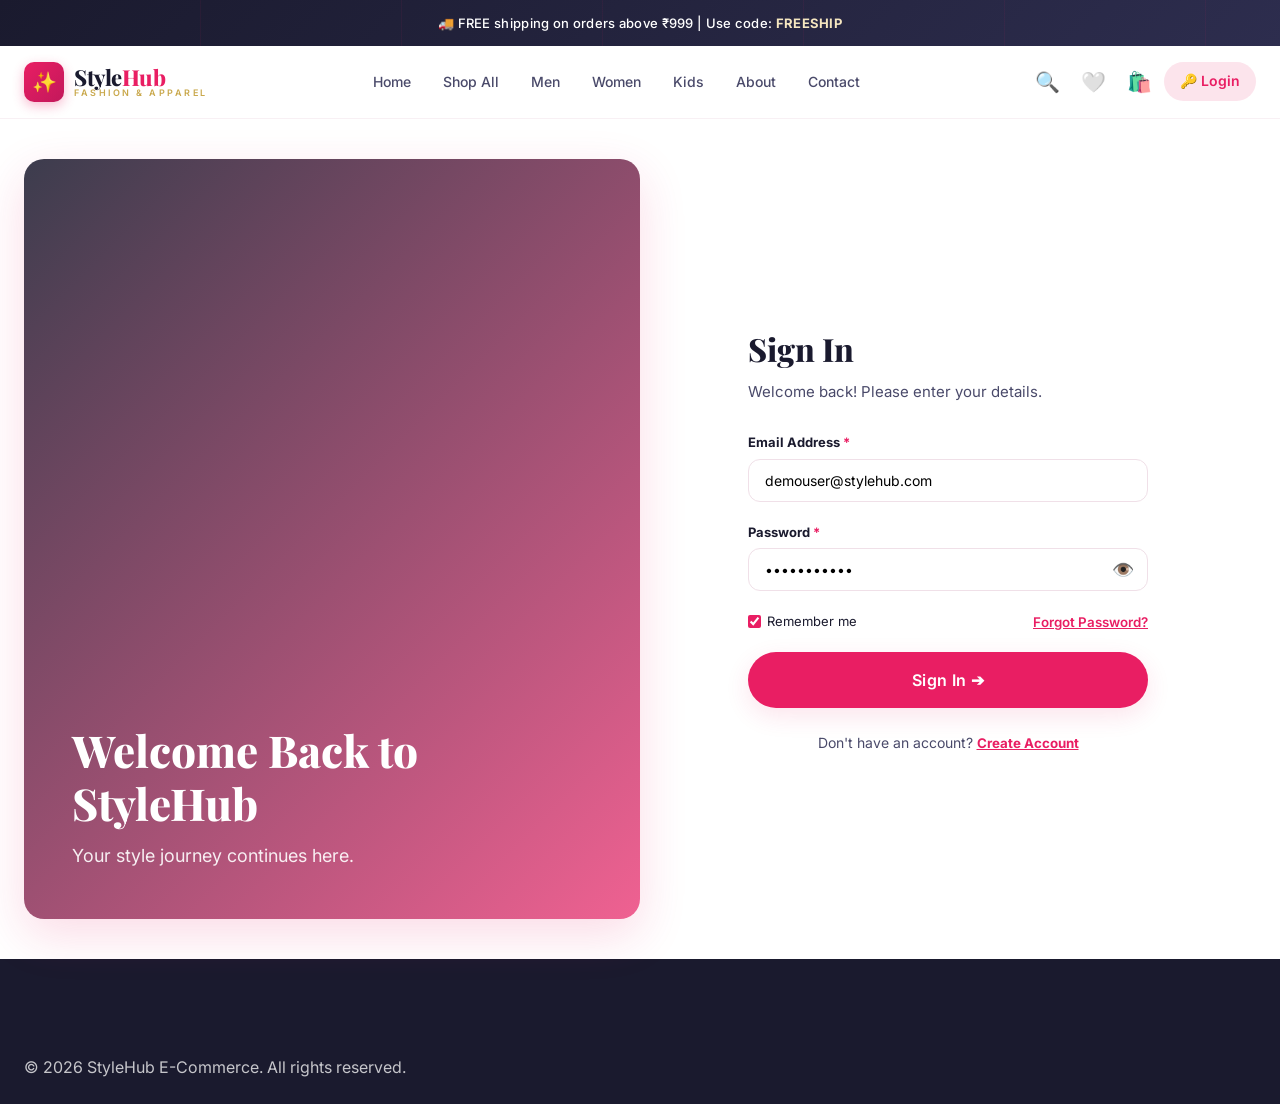
<file: frontend/login.html>
<!DOCTYPE html>
<html lang="en">
<head>
  <meta charset="UTF-8">
  <meta name="viewport" content="width=device-width, initial-scale=1.0">
  <meta name="description" content="Sign in or create an account on StyleHub for personalized fashion recommendations, order tracking, and wishlist saving.">
  <title>Sign In / Register | StyleHub E-Commerce</title>
  <link rel="stylesheet" href="css/style.css">
  <link rel="icon" href="data:image/svg+xml,<svg xmlns=%22http://www.w3.org/2000/svg%22 viewBox=%220 0 100 100%22><text y=%22.9em%22 font-size=%2290%22>🛍️</text></svg>">
  <style>
    /* Split Screen Auth Layout */
    .auth-page-grid {
      display: grid;
      grid-template-columns: 1fr 1fr;
      min-height: calc(100vh - 140px);
      align-items: center;
    }

    .auth-banner-side {
      position: relative;
      height: 100%;
      min-height: 520px;
      background: linear-gradient(135deg, rgba(26,26,46,0.85), rgba(233,30,99,0.7)), url('https://images.unsplash.com/photo-1490481651871-ab68de25d43d?w=1000&q=80') center/cover no-repeat;
      border-radius: var(--radius-lg);
      overflow: hidden;
      display: flex;
      flex-direction: column;
      justify-content: flex-end;
      padding: 48px;
      color: var(--white);
      box-shadow: var(--shadow-lg);
    }

    .auth-banner-title {
      font-family: var(--font-heading);
      font-size: clamp(32px, 4vw, 44px);
      font-weight: 800;
      line-height: 1.2;
      margin-bottom: 12px;
    }

    .auth-banner-subtitle {
      font-size: 18px;
      color: rgba(255,255,255,0.9);
      font-weight: 400;
    }

    .auth-form-side {
      padding: 40px 60px;
      max-width: 520px;
      margin: 0 auto;
      width: 100%;
    }

    .pass-input-wrapper {
      position: relative;
      display: flex;
      align-items: center;
    }

    .pass-input-wrapper input {
      width: 100%;
      padding-right: 48px !important;
    }

    .pass-toggle-btn {
      position: absolute;
      right: 14px;
      background: none;
      border: none;
      font-size: 18px;
      cursor: pointer;
      color: var(--text-medium);
    }

    @media (max-width: 992px) {
      .auth-page-grid {
        grid-template-columns: 1fr;
        gap: 32px;
      }
      .auth-banner-side {
        min-height: 240px;
        padding: 32px;
      }
      .auth-form-side {
        padding: 20px 0;
      }
    }
  </style>
</head>
<body>

  <!-- Announcement Bar -->
  <div class="announcement-bar">
    <span id="announcement-text">🚚 FREE shipping on orders above ₹999 | Use code: <span>FREESHIP</span></span>
  </div>

  <!-- 1. HEADER / NAVIGATION -->
  <nav id="main-nav" aria-label="Main Navigation">
    <div class="container">
      <div class="nav-inner">
        <div class="nav-logo">
          <a href="index.html">
            <div class="nav-logo__icon">✨</div>
            <div class="nav-logo__text">
              <span class="nav-logo__name">Style<span>Hub</span></span>
              <span class="nav-logo__tagline">FASHION & APPAREL</span>
            </div>
          </a>
        </div>

        <ul class="nav-links">
          <li><a href="index.html" class="nav-link">Home</a></li>
          <li><a href="products.html" class="nav-link">Shop All</a></li>
          <li><a href="products.html?category=men" class="nav-link">Men</a></li>
          <li><a href="products.html?category=women" class="nav-link">Women</a></li>
          <li><a href="products.html?category=kids" class="nav-link">Kids</a></li>
          <li><a href="about.html" class="nav-link">About</a></li>
          <li><a href="contact.html" class="nav-link">Contact</a></li>
        </ul>

        <div class="nav-actions">
          <button class="nav-action-btn" id="search-toggle" aria-label="Search">🔍</button>
          <a href="wishlist.html" class="nav-action-btn" title="Wishlist">🤍<span class="wishlist-count" style="display:none;">0</span></a>
          <a href="cart.html" class="nav-action-btn" title="Cart">🛍️<span class="cart-count" style="display:none;">0</span></a>
          <a href="login.html" class="nav-login-link active">🔑 Login</a>
          <a href="account.html" class="nav-account-link" style="display:none;">👤 <span class="user-name">Account</span></a>
          <button class="hamburger" id="hamburger-btn" aria-label="Toggle menu"><span class="hamburger__line"></span><span class="hamburger__line"></span><span class="hamburger__line"></span></button>
        </div>
      </div>
    </div>
  </nav>

  <!-- Mobile Overlay & Menu -->
  <div class="mobile-overlay" id="mobile-overlay"></div>
  <aside id="mobile-menu">
    <div class="mobile-menu__header">
      <div class="nav-logo"><a href="index.html"><div class="nav-logo__icon">✨</div><div class="nav-logo__text"><span class="nav-logo__name">Style<span>Hub</span></span></div></a></div>
      <button class="mobile-menu__close" id="mobile-close">✕</button>
    </div>
    <nav class="mobile-nav-links">
      <a href="index.html" class="mobile-nav-link">🏠 Home</a>
      <a href="products.html" class="mobile-nav-link">🛍️ Shop All</a>
      <a href="wishlist.html" class="mobile-nav-link">❤️ Wishlist</a>
      <a href="cart.html" class="mobile-nav-link">🛒 Cart</a>
      <a href="login.html" class="mobile-nav-link active">🔑 Login</a>
    </nav>
  </aside>

  <!-- Search Modal Overlay -->
  <div class="search-overlay" id="search-overlay">
    <button class="search-close-btn" id="search-close">✕</button>
    <div class="search-overlay__inner">
      <form class="search-form" id="search-form" action="products.html" method="GET">
        <input type="text" id="search-input" name="search" placeholder="Search products..." autocomplete="off">
        <button type="submit">🔍</button>
      </form>
      <div id="search-results"></div>
    </div>
  </div>

  <!-- MAIN SPLIT-SCREEN AUTH SECTION -->
  <section class="section" style="padding: 40px 0;">
    <div class="container">
      
      <div class="auth-page-grid">
        
        <!-- LEFT SIDE: FASHION BACKGROUND BANNER -->
        <div class="auth-banner-side">
          <h2 class="auth-banner-title">Welcome Back to StyleHub</h2>
          <p class="auth-banner-subtitle">Your style journey continues here.</p>
        </div>

        <!-- RIGHT SIDE: LOGIN / REGISTER FORMS -->
        <div class="auth-form-side">
          
          <!-- 1. SIGN IN FORM -->
          <div id="login-box-wrapper">
            <div style="margin-bottom: 28px;">
              <h2 style="font-family: var(--font-heading); font-size: 32px; font-weight: 800; color: var(--text-dark);">Sign In</h2>
              <p style="font-size: 15px; color: var(--text-medium); margin-top: 6px;">Welcome back! Please enter your details.</p>
            </div>

            <form id="sign-in-form" novalidate style="display: flex; flex-direction: column; gap: 20px;">
              <!-- Email -->
              <div>
                <label style="font-size: 13px; font-weight: 700; display: block; margin-bottom: 6px;">Email Address <span style="color:var(--primary);">*</span></label>
                <input type="email" id="login-email" required placeholder="name@example.com" value="demouser@stylehub.com" style="width: 100%; padding: 12px 16px; border: 1px solid var(--border); border-radius: var(--radius-md); outline: none; font-size: 14px;">
                <span class="selector-group__error-msg" id="err-login-email">Please enter a valid email address.</span>
              </div>

              <!-- Password with Eye Toggle -->
              <div>
                <label style="font-size: 13px; font-weight: 700; display: block; margin-bottom: 6px;">Password <span style="color:var(--primary);">*</span></label>
                <div class="pass-input-wrapper">
                  <input type="password" id="login-pass" required placeholder="Enter password" value="password123" style="width: 100%; padding: 12px 16px; border: 1px solid var(--border); border-radius: var(--radius-md); outline: none; font-size: 14px;">
                  <button type="button" class="pass-toggle-btn" data-target="login-pass" aria-label="Toggle password visibility">👁️</button>
                </div>
                <span class="selector-group__error-msg" id="err-login-pass">Please enter your password.</span>
              </div>

              <div style="display: flex; justify-content: space-between; align-items: center; font-size: 13px;">
                <label style="display: flex; align-items: center; gap: 6px; cursor: pointer;">
                  <input type="checkbox" checked style="accent-color: var(--primary);"> Remember me
                </label>
                <!-- 7. Forgot Password Link -->
                <button type="button" id="forgot-pass-btn" style="color: var(--primary); font-weight: 600; background: none; border: none; cursor: pointer; text-decoration: underline;">Forgot Password?</button>
              </div>

              <button type="submit" class="btn btn--primary btn--full btn--lg" style="box-shadow: var(--shadow-md);">
                Sign In ➔
              </button>
            </form>

            <div style="margin-top: 24px; text-align: center; font-size: 14px; color: var(--text-medium);">
              Don't have an account? 
              <button type="button" id="switch-to-register" style="color: var(--primary); font-weight: 700; background: none; border: none; cursor: pointer; text-decoration: underline;">Create Account</button>
            </div>
          </div>

          <!-- 2. REGISTRATION FORM -->
          <div id="register-box-wrapper" style="display: none;">
            <div style="margin-bottom: 24px;">
              <h2 style="font-family: var(--font-heading); font-size: 32px; font-weight: 800; color: var(--text-dark);">Create Your Account</h2>
              <p style="font-size: 15px; color: var(--text-medium); margin-top: 6px;">Join StyleHub to manage orders and save wishlists.</p>
            </div>

            <form id="sign-up-form" novalidate style="display: flex; flex-direction: column; gap: 16px;">
              <!-- Full Name -->
              <div>
                <label style="font-size: 13px; font-weight: 700; display: block; margin-bottom: 6px;">Full Name <span style="color:var(--primary);">*</span></label>
                <input type="text" id="reg-name" required placeholder="e.g. Ananya Sharma" style="width: 100%; padding: 12px 16px; border: 1px solid var(--border); border-radius: var(--radius-md); outline: none; font-size: 14px;">
                <span class="selector-group__error-msg" id="err-reg-name">Full name cannot be empty.</span>
              </div>

              <!-- Email -->
              <div>
                <label style="font-size: 13px; font-weight: 700; display: block; margin-bottom: 6px;">Email Address <span style="color:var(--primary);">*</span></label>
                <input type="email" id="reg-email" required placeholder="name@example.com" style="width: 100%; padding: 12px 16px; border: 1px solid var(--border); border-radius: var(--radius-md); outline: none; font-size: 14px;">
                <span class="selector-group__error-msg" id="err-reg-email">Please enter a valid email address.</span>
              </div>

              <!-- Phone Number -->
              <div>
                <label style="font-size: 13px; font-weight: 700; display: block; margin-bottom: 6px;">Phone Number (10 digits) <span style="color:var(--primary);">*</span></label>
                <input type="tel" id="reg-phone" required maxlength="10" placeholder="e.g. 9876543210" style="width: 100%; padding: 12px 16px; border: 1px solid var(--border); border-radius: var(--radius-md); outline: none; font-size: 14px;">
                <span class="selector-group__error-msg" id="err-reg-phone">Phone number must contain 10 digits.</span>
              </div>

              <!-- Password with Eye Toggle -->
              <div>
                <label style="font-size: 13px; font-weight: 700; display: block; margin-bottom: 6px;">Password (min 6 characters) <span style="color:var(--primary);">*</span></label>
                <div class="pass-input-wrapper">
                  <input type="password" id="reg-pass" required placeholder="At least 6 characters" style="width: 100%; padding: 12px 16px; border: 1px solid var(--border); border-radius: var(--radius-md); outline: none; font-size: 14px;">
                  <button type="button" class="pass-toggle-btn" data-target="reg-pass" aria-label="Toggle password visibility">👁️</button>
                </div>
                <span class="selector-group__error-msg" id="err-reg-pass">Password must contain at least 6 characters.</span>
              </div>

              <!-- Confirm Password with Eye Toggle -->
              <div>
                <label style="font-size: 13px; font-weight: 700; display: block; margin-bottom: 6px;">Confirm Password <span style="color:var(--primary);">*</span></label>
                <div class="pass-input-wrapper">
                  <input type="password" id="reg-confirm-pass" required placeholder="Re-enter password" style="width: 100%; padding: 12px 16px; border: 1px solid var(--border); border-radius: var(--radius-md); outline: none; font-size: 14px;">
                  <button type="button" class="pass-toggle-btn" data-target="reg-confirm-pass" aria-label="Toggle password visibility">👁️</button>
                </div>
                <span class="selector-group__error-msg" id="err-reg-confirm">Confirm password must match password.</span>
              </div>

              <button type="submit" class="btn btn--primary btn--full btn--lg" style="box-shadow: var(--shadow-md); margin-top: 8px;">
                Create Account ➔
              </button>
            </form>

            <div style="margin-top: 24px; text-align: center; font-size: 14px; color: var(--text-medium);">
              Already have an account? 
              <button type="button" id="switch-to-login" style="color: var(--primary); font-weight: 700; background: none; border: none; cursor: pointer; text-decoration: underline;">Sign In</button>
            </div>
          </div>

        </div>

      </div>

    </div>
  </section>

  <!-- 7. FORGOT PASSWORD MODAL -->
  <div id="forgot-modal" style="display:none; position: fixed; inset:0; background: rgba(26,26,46,0.85); backdrop-filter: blur(8px); z-index: 9999; align-items: center; justify-content: center; padding: 24px;">
    <div style="background: var(--white); border-radius: var(--radius-lg); padding: 36px; max-width: 460px; width: 100%; box-shadow: var(--shadow-lg); text-align: center;">
      <h3 style="font-family: var(--font-heading); font-size: 24px; font-weight: 800; color: var(--text-dark); margin-bottom: 10px;">Reset Your Password</h3>
      <p style="font-size: 14px; color: var(--text-medium); margin-bottom: 20px;">Enter your registered email address to receive password recovery details.</p>
      
      <div style="margin-bottom: 20px; text-align: left;">
        <input type="email" id="forgot-email-input" placeholder="name@example.com" style="width: 100%; padding: 12px 16px; border: 1px solid var(--border); border-radius: var(--radius-md); outline: none; font-size: 14px;">
      </div>

      <div style="display: flex; gap: 12px; justify-content: center;">
        <button type="button" id="submit-forgot-btn" class="btn btn--primary">Send Instructions</button>
        <button type="button" id="close-forgot-btn" class="btn btn--outline">Close</button>
      </div>
    </div>
  </div>

  <!-- Footer -->
  <footer class="footer">
    <div class="container">
      <div class="footer__bottom">
        <p>© 2026 StyleHub E-Commerce. All rights reserved.</p>
      </div>
    </div>
  </footer>

  <script src="js/products.js"></script>
  <script src="js/script.js"></script>
  <script>
    document.addEventListener("DOMContentLoaded", () => {
      // 8. LOGGED-IN STATE: Redirect to account if already logged in
      if (getUser()) {
        window.location.href = "account.html";
        return;
      }

      const loginBox = document.getElementById("login-box-wrapper");
      const regBox = document.getElementById("register-box-wrapper");
      const switchToRegBtn = document.getElementById("switch-to-register");
      const switchToLoginBtn = document.getElementById("switch-to-login");

      // Switch Forms Handlers
      if (switchToRegBtn && regBox && loginBox) {
        switchToRegBtn.addEventListener("click", () => {
          loginBox.style.display = "none";
          regBox.style.display = "block";
        });
      }

      if (switchToLoginBtn && regBox && loginBox) {
        switchToLoginBtn.addEventListener("click", () => {
          regBox.style.display = "none";
          loginBox.style.display = "block";
        });
      }

      // 6. PASSWORD VISIBILITY TOGGLE (eye icon password ↔ text)
      document.querySelectorAll(".pass-toggle-btn").forEach(btn => {
        btn.addEventListener("click", () => {
          const targetId = btn.getAttribute("data-target");
          const input = document.getElementById(targetId);
          if (input) {
            const isPass = input.type === "password";
            input.type = isPass ? "text" : "password";
            btn.textContent = isPass ? "🙈" : "👁️";
          }
        });
      });

      // 3 & 4. REGISTRATION FORM VALIDATION & STORE USER IN LOCALSTORAGE
      const signUpForm = document.getElementById("sign-up-form");
      if (signUpForm) {
        signUpForm.addEventListener("submit", e => {
          e.preventDefault();

          // Reset Errors
          document.querySelectorAll(".selector-group__error-msg").forEach(el => el.style.display = "none");

          let isValid = true;
          const nameVal = document.getElementById("reg-name").value.trim();
          const emailVal = document.getElementById("reg-email").value.trim();
          const phoneVal = document.getElementById("reg-phone").value.trim();
          const passVal = document.getElementById("reg-pass").value;
          const confirmVal = document.getElementById("reg-confirm-pass").value;

          if (!nameVal) {
            document.getElementById("err-reg-name").style.display = "block";
            isValid = false;
          }

          const emailRegex = /^[^\s@]+@[^\s@]+\.[^\s@]+$/;
          if (!emailVal || !emailRegex.test(emailVal)) {
            document.getElementById("err-reg-email").textContent = "Please enter a valid email address.";
            document.getElementById("err-reg-email").style.display = "block";
            isValid = false;
          }

          const phoneRegex = /^\d{10}$/;
          if (!phoneVal || !phoneRegex.test(phoneVal)) {
            document.getElementById("err-reg-phone").style.display = "block";
            isValid = false;
          }

          if (!passVal || passVal.length < 6) {
            document.getElementById("err-reg-pass").style.display = "block";
            isValid = false;
          }

          if (passVal !== confirmVal) {
            document.getElementById("err-reg-confirm").style.display = "block";
            isValid = false;
          }

          // Check if email already exists in stylehubUsers
          const existingUsers = getUsers();
          if (existingUsers.some(u => u.email.toLowerCase() === emailVal.toLowerCase())) {
            document.getElementById("err-reg-email").textContent = "An account with this email already exists.";
            document.getElementById("err-reg-email").style.display = "block";
            isValid = false;
          }

          if (!isValid) return;

          // 4. Create User Object & Store in localStorage (stylehubUsers)
          const newUser = {
            name: nameVal,
            email: emailVal,
            phone: phoneVal,
            password: passVal
          };

          existingUsers.push(newUser);
          saveUsers(existingUsers);

          // 4. Show success & switch to login form automatically
          showToast("Account created successfully!");
          
          // Pre-fill login email
          document.getElementById("login-email").value = emailVal;
          document.getElementById("login-pass").value = passVal;

          regBox.style.display = "none";
          loginBox.style.display = "block";
        });
      }

      // 5. LOGIN HANDLER
      const signInForm = document.getElementById("sign-in-form");
      if (signInForm) {
        signInForm.addEventListener("submit", e => {
          e.preventDefault();

          document.querySelectorAll(".selector-group__error-msg").forEach(el => el.style.display = "none");

          const emailVal = document.getElementById("login-email").value.trim();
          const passVal = document.getElementById("login-pass").value;

          if (!emailVal) {
            document.getElementById("err-login-email").style.display = "block";
            return;
          }
          if (!passVal) {
            document.getElementById("err-login-pass").style.display = "block";
            return;
          }

          // Read users from localStorage (stylehubUsers)
          const users = getUsers();
          let foundUser = users.find(u => u.email.toLowerCase() === emailVal.toLowerCase());

          if (!foundUser) {
            // Derive a user-friendly name from email if new (e.g. ananya.sharma@gmail.com -> Ananya Sharma)
            const rawName = emailVal.split("@")[0].replace(/[._-]/g, " ");
            const formattedName = rawName.split(" ").map(w => w.charAt(0).toUpperCase() + w.slice(1)).join(" ") || "StyleHub Member";
            
            foundUser = {
              name: formattedName,
              email: emailVal,
              phone: "9876543210",
              password: passVal
            };

            // Save new user into stylehubUsers list
            users.push(foundUser);
            saveUsers(users);
          } else {
            // Update password if changed
            foundUser.password = passVal;
          }

          // Save to stylehubCurrentUser
          loginUser(foundUser.name, foundUser.email, foundUser.password, foundUser.phone || "9876543210");
          showToast("Login successful! Welcome back 🎉");
          // Redirect to home page after login
          const redirectTo = new URLSearchParams(window.location.search).get("redirect") || "index.html";
          setTimeout(() => window.location.href = redirectTo, 900);
        });
      }

      // 7. FORGOT PASSWORD HANDLER
      const forgotBtn = document.getElementById("forgot-pass-btn");
      const forgotModal = document.getElementById("forgot-modal");
      const closeForgotBtn = document.getElementById("close-forgot-btn");
      const submitForgotBtn = document.getElementById("submit-forgot-btn");
      const forgotEmailInput = document.getElementById("forgot-email-input");

      if (forgotBtn && forgotModal) {
        forgotBtn.addEventListener("click", () => {
          forgotModal.style.display = "flex";
        });
      }

      if (closeForgotBtn && forgotModal) {
        closeForgotBtn.addEventListener("click", () => {
          forgotModal.style.display = "none";
        });
      }

      if (submitForgotBtn) {
        submitForgotBtn.addEventListener("click", () => {
          const email = forgotEmailInput.value.trim();
          if (!email) {
            showToast("Please enter your email.", "warning");
            return;
          }

          const users = getUsers();
          const exists = users.some(u => u.email.toLowerCase() === email.toLowerCase()) || email.toLowerCase() === "demouser@stylehub.com";

          if (exists) {
            showToast("For demonstration purposes, password reset instructions have been generated.");
            forgotModal.style.display = "none";
          } else {
            showToast("No account found with this email.", "error");
          }
        });
      }
    });
  </script>
</body>
</html>
</file>
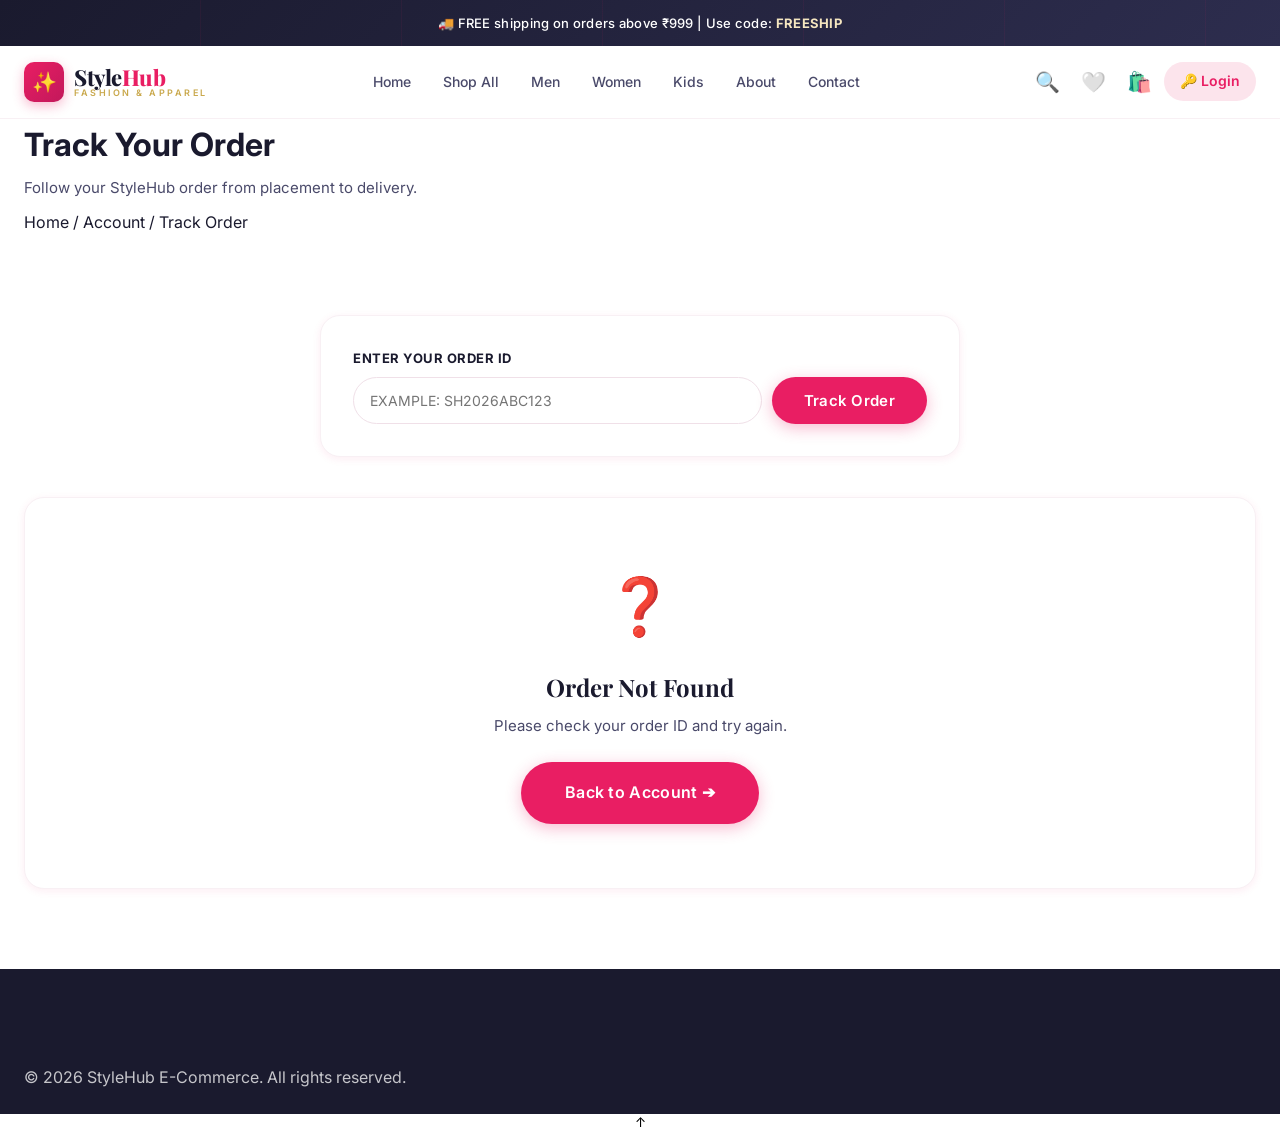
<file: frontend/order-tracking.html>
<!DOCTYPE html>
<html lang="en">
<head>
  <meta charset="UTF-8">
  <meta name="viewport" content="width=device-width, initial-scale=1.0">
  <meta name="description" content="Track your StyleHub order in real-time. Follow shipping progress, estimated delivery date, delivery address, and order items.">
  <title>Track Your Order | StyleHub E-Commerce</title>
  <link rel="stylesheet" href="css/style.css">
  <link rel="icon" href="data:image/svg+xml,<svg xmlns=%22http://www.w3.org/2000/svg%22 viewBox=%220 0 100 100%22><text y=%22.9em%22 font-size=%2290%22>🛍️</text></svg>">
  <style>
    /* Tracking Page Custom Styles */
    .tracking-search-card {
      background: var(--white);
      border: 1px solid var(--border-light);
      border-radius: var(--radius-lg);
      padding: 32px;
      box-shadow: var(--shadow-sm);
      max-width: 640px;
      margin: 0 auto 40px;
    }

    .tracking-status-banner {
      background: var(--primary-pale);
      border: 1px solid var(--border);
      border-left: 4px solid var(--primary);
      border-radius: var(--radius-md);
      padding: 16px 20px;
      margin-bottom: 28px;
      display: flex;
      align-items: center;
      gap: 14px;
    }

    .tracking-status-msg {
      font-size: 15px;
      font-weight: 700;
      color: var(--text-dark);
    }

    .demo-mode-card {
      background: rgba(233, 30, 99, 0.05);
      border: 1px dashed var(--primary);
      border-radius: var(--radius-md);
      padding: 18px 24px;
      margin-top: 32px;
    }

    .demo-status-btn {
      padding: 6px 14px;
      font-size: 12px;
      font-weight: 700;
      border-radius: var(--radius-pill);
      border: 1px solid var(--border);
      background: var(--white);
      cursor: pointer;
      transition: var(--transition-fast);
    }

    .demo-status-btn:hover,
    .demo-status-btn.active {
      background: var(--primary);
      color: var(--white);
      border-color: var(--primary);
    }

    @media (max-width: 768px) {
      .tracking-info-grid {
        grid-template-columns: 1fr !important;
      }
    }
  </style>
</head>
<body>

  <!-- Announcement Bar -->
  <div class="announcement-bar">
    <span id="announcement-text">🚚 FREE shipping on orders above ₹999 | Use code: <span>FREESHIP</span></span>
  </div>

  <!-- 2. HEADER / NAVIGATION -->
  <nav id="main-nav" aria-label="Main Navigation">
    <div class="container">
      <div class="nav-inner">
        <div class="nav-logo">
          <a href="index.html">
            <div class="nav-logo__icon">✨</div>
            <div class="nav-logo__text">
              <span class="nav-logo__name">Style<span>Hub</span></span>
              <span class="nav-logo__tagline">FASHION & APPAREL</span>
            </div>
          </a>
        </div>

        <ul class="nav-links">
          <li><a href="index.html" class="nav-link">Home</a></li>
          <li><a href="products.html" class="nav-link">Shop All</a></li>
          <li><a href="products.html?category=men" class="nav-link">Men</a></li>
          <li><a href="products.html?category=women" class="nav-link">Women</a></li>
          <li><a href="products.html?category=kids" class="nav-link">Kids</a></li>
          <li><a href="about.html" class="nav-link">About</a></li>
          <li><a href="contact.html" class="nav-link">Contact</a></li>
        </ul>

        <div class="nav-actions">
          <button class="nav-action-btn" id="search-toggle" aria-label="Search">🔍</button>
          <a href="wishlist.html" class="nav-action-btn" title="Wishlist">🤍<span class="wishlist-count" style="display:none;">0</span></a>
          <a href="cart.html" class="nav-action-btn" title="Cart">🛍️<span class="cart-count" style="display:none;">0</span></a>
          <a href="login.html" class="nav-login-link">🔑 Login</a>
          <a href="account.html" class="nav-account-link" style="display:none;">👤 <span class="user-name">Account</span></a>
          <button class="hamburger" id="hamburger-btn" aria-label="Toggle menu"><span class="hamburger__line"></span><span class="hamburger__line"></span><span class="hamburger__line"></span></button>
        </div>
      </div>
    </div>
  </nav>

  <!-- Mobile Overlay & Menu -->
  <div class="mobile-overlay" id="mobile-overlay"></div>
  <aside id="mobile-menu">
    <div class="mobile-menu__header">
      <div class="nav-logo"><a href="index.html"><div class="nav-logo__icon">✨</div><div class="nav-logo__text"><span class="nav-logo__name">Style<span>Hub</span></span></div></a></div>
      <button class="mobile-menu__close" id="mobile-close">✕</button>
    </div>
    <nav class="mobile-nav-links">
      <a href="index.html" class="mobile-nav-link">🏠 Home</a>
      <a href="products.html" class="mobile-nav-link">🛍️ Shop All</a>
      <a href="wishlist.html" class="mobile-nav-link">❤️ Wishlist</a>
      <a href="cart.html" class="mobile-nav-link">🛒 Cart</a>
      <a href="account.html" class="mobile-nav-link">👤 Account</a>
    </nav>
  </aside>

  <!-- Search Modal Overlay -->
  <div class="search-overlay" id="search-overlay">
    <button class="search-close-btn" id="search-close">✕</button>
    <div class="search-overlay__inner">
      <form class="search-form" id="search-form" action="products.html" method="GET">
        <input type="text" id="search-input" name="search" placeholder="Search products..." autocomplete="off">
        <button type="submit">🔍</button>
      </form>
      <div id="search-results"></div>
    </div>
  </div>

  <!-- 3. PAGE HEADER & BREADCRUMB -->
  <div class="page-banner">
    <div class="container">
      <h1 class="page-banner__title">Track Your Order</h1>
      <p style="font-size: 15px; color: var(--text-medium); margin-top: 6px;">Follow your StyleHub order from placement to delivery.</p>
      <div class="page-banner__breadcrumb" style="margin-top: 10px;">
        <a href="index.html">Home</a> <span>/</span> <a href="account.html">Account</a> <span>/</span> <span>Track Order</span>
      </div>
    </div>
  </div>

  <!-- MAIN ORDER TRACKING SECTION -->
  <section class="section">
    <div class="container">
      
      <!-- 4. ORDER SEARCH BOX -->
      <div class="tracking-search-card">
        <label style="font-size: 13px; font-weight: 700; text-transform: uppercase; letter-spacing: 0.5px; color: var(--text-dark); display: block; margin-bottom: 8px;">Enter your Order ID</label>
        <div style="display: flex; gap: 10px;">
          <input type="text" id="track-search-input" placeholder="Example: SH2026ABC123" style="flex: 1; padding: 12px 16px; border: 1px solid var(--border); border-radius: var(--radius-pill); outline: none; font-size: 14px; text-transform: uppercase;">
          <button type="button" id="track-search-btn" class="btn btn--primary">Track Order</button>
        </div>
        <span class="selector-group__error-msg" id="track-search-error" style="margin-top: 8px;">We couldn't find an order with this ID.</span>
      </div>

      <!-- TRACKING RESULTS CONTAINER -->
      <div id="tracking-result-view">
        <!-- Rendered dynamically via JavaScript -->
      </div>

      <!-- 13. RECENT ORDERS (FOR LOGGED IN USERS) -->
      <div id="recent-orders-tracking-wrapper" style="display:none; margin-top: 64px; padding-top: 40px; border-top: 1px solid var(--border-light);">
        <h3 style="font-family: var(--font-heading); font-size: 22px; font-weight: 700; margin-bottom: 20px;">Your Recent Orders</h3>
        <div id="recent-orders-list" style="display: grid; grid-template-columns: repeat(3, 1fr); gap: 20px;">
          <!-- Rendered dynamically -->
        </div>
      </div>

    </div>
  </section>

  <!-- Footer -->
  <footer class="footer">
    <div class="container">
      <div class="footer__bottom">
        <p>© 2026 StyleHub E-Commerce. All rights reserved.</p>
      </div>
    </div>
  </footer>

  <button id="back-to-top" aria-label="Back to top">↑</button>

  <!-- JavaScript Files -->
  <script src="js/products.js"></script>
  <script src="js/script.js"></script>
  
  <script>
    document.addEventListener("DOMContentLoaded", () => {
      const container = document.getElementById("tracking-result-view");
      const searchInput = document.getElementById("track-search-input");
      const searchBtn = document.getElementById("track-search-btn");
      const searchError = document.getElementById("track-search-error");
      const recentWrapper = document.getElementById("recent-orders-tracking-wrapper");
      const recentList = document.getElementById("recent-orders-list");

      // Load all orders from localStorage
      const orders = JSON.parse(localStorage.getItem("stylehub_orders") || "[]");
      const currentUser = getUser();

      // 1. PAGE ACCESS: Read Order ID from URL
      const urlParams = new URLSearchParams(window.location.search);
      let orderIdParam = urlParams.get("id");

      // 7. STATUS MESSAGE MAPPER
      function getStatusMessage(status) {
        switch (status) {
          case "Order Placed": return "Your order has been successfully placed.";
          case "Processing": return "Your order is being prepared.";
          case "Shipped": return "Your order is on its way.";
          case "Out for Delivery": return "Your order will arrive soon.";
          case "Delivered": return "Your order has been delivered. Enjoy your purchase!";
          default: return "Your order status is currently being updated.";
        }
      }

      // 6. VISUAL TRACKER STEPPER RENDERER
      function renderVisualTracker(currentStatus) {
        const stages = [
          "Order Placed",
          "Processing",
          "Shipped",
          "Out for Delivery",
          "Delivered"
        ];

        let activeIdx = 0;
        if (currentStatus === "Order Placed") activeIdx = 0;
        else if (currentStatus === "Processing") activeIdx = 1;
        else if (currentStatus === "Shipped") activeIdx = 2;
        else if (currentStatus === "Out for Delivery") activeIdx = 3;
        else if (currentStatus === "Delivered") activeIdx = 4;

        return `
          <div class="order-stepper" style="margin: 32px 0 24px;">
            ${stages.map((stg, idx) => {
              let symbol = "○";
              let cls = "";
              if (idx < activeIdx) {
                symbol = "✓";
                cls = "completed";
              } else if (idx === activeIdx) {
                symbol = "●";
                cls = "active";
              }
              return `
                <div class="order-step ${cls}">
                  <div class="order-step__icon" style="${idx === activeIdx ? 'background: var(--primary); color: white; border-color: var(--primary);' : ''}">
                    ${symbol}
                  </div>
                  <span class="order-step__label">${stg}</span>
                </div>
              `;
            }).join("")}
          </div>
        `;
      }

      // RENDER SPECIFIC ORDER TRACKING VIEW
      function renderTrackingForOrder(order) {
        if (!order) {
          // 15. INVALID ORDER ERROR CARD
          container.innerHTML = `
            <div class="empty-products-state" style="padding: 64px 24px;">
              <div class="empty-products-icon">❓</div>
              <h2 class="empty-products-title">Order Not Found</h2>
              <p class="empty-products-desc">Please check your order ID and try again.</p>
              <a href="account.html" class="btn btn--primary btn--lg">Back to Account ➔</a>
            </div>
          `;
          return;
        }

        if (searchInput) searchInput.value = order.id;

        // Payment Status Logic
        const isCOD = (order.paymentMethod === "Cash on Delivery" || order.paymentMethod === "COD");
        const payStatus = isCOD ? "Pending until delivery" : "Successful";

        container.innerHTML = `
          <!-- 7. DYNAMIC STATUS MESSAGE BANNER -->
          <div class="tracking-status-banner">
            <span style="font-size: 24px;">📦</span>
            <div>
              <div class="tracking-status-msg">${getStatusMessage(order.status)}</div>
              <div style="font-size: 13px; color: var(--text-medium); margin-top: 2px;">Current Status: <strong style="color:var(--primary);">${order.status}</strong></div>
            </div>
          </div>

          <!-- 6. ORDER STATUS TRACKER PIPELINE -->
          <div style="background: var(--white); border: 1px solid var(--border-light); border-radius: var(--radius-lg); padding: 32px; box-shadow: var(--shadow-sm); margin-bottom: 32px;">
            <h3 style="font-family: var(--font-heading); font-size: 20px; font-weight: 700; margin-bottom: 8px;">Shipment Progress</h3>
            ${renderVisualTracker(order.status)}
          </div>

          <!-- 5, 9, 10, 11. INFORMATION GRID -->
          <div class="tracking-info-grid" style="display: grid; grid-template-columns: 1fr 1fr; gap: 24px; margin-bottom: 32px;">
            
            <!-- 5. Order & Delivery Info Card -->
            <div style="background: var(--white); border: 1px solid var(--border-light); border-radius: var(--radius-lg); padding: 24px; box-shadow: var(--shadow-sm);">
              <h4 style="font-family: var(--font-heading); font-size: 18px; font-weight: 700; margin-bottom: 16px; padding-bottom: 8px; border-bottom: 1px solid var(--border);">Order Details</h4>
              <div style="display: flex; flex-direction: column; gap: 10px; font-size: 14px;">
                <div style="display:flex; justify-content:space-between;"><span>Order ID:</span><strong>${order.id}</strong></div>
                <div style="display:flex; justify-content:space-between;"><span>Order Date:</span><strong>${new Date(order.date).toLocaleDateString("en-IN", { day: 'numeric', month: 'short', year: 'numeric' })}</strong></div>
                <div style="display:flex; justify-content:space-between;"><span>Total Items:</span><strong>${(order.items || []).length} items</strong></div>
                <div style="display:flex; justify-content:space-between;"><span>Total Amount:</span><strong style="color:var(--primary);">${formatPrice(order.total)}</strong></div>
              </div>
            </div>

            <!-- 9. Shipping Address & 10. Delivery Info -->
            <div style="background: var(--white); border: 1px solid var(--border-light); border-radius: var(--radius-lg); padding: 24px; box-shadow: var(--shadow-sm);">
              <h4 style="font-family: var(--font-heading); font-size: 18px; font-weight: 700; margin-bottom: 16px; padding-bottom: 8px; border-bottom: 1px solid var(--border);">Delivery Address</h4>
              <p style="font-size: 14px; color: var(--text-dark); line-height: 1.6; margin-bottom: 16px;">
                <strong>${order.customer ? order.customer.name : "Customer"}</strong><br>
                ${order.customer ? (order.customer.address || order.customer.city) : "Standard Address"}<br>
                Phone: ${order.customer ? order.customer.phone : "N/A"}
              </p>

              <div style="padding-top: 12px; border-top: 1px dashed var(--border); font-size: 13px; color: var(--text-medium);">
                <div>📅 Estimated Delivery: <strong style="color:#10B981;">${order.estimatedDelivery || "3 to 7 Business Days"}</strong></div>
                <div>🚚 Shipping Method: Standard Delivery (Free)</div>
              </div>
            </div>

            <!-- 11. Payment Information -->
            <div style="background: var(--white); border: 1px solid var(--border-light); border-radius: var(--radius-lg); padding: 24px; box-shadow: var(--shadow-sm); grid-column: 1 / -1;">
              <h4 style="font-family: var(--font-heading); font-size: 18px; font-weight: 700; margin-bottom: 12px;">Payment Information</h4>
              <div style="display: flex; justify-content: space-between; flex-wrap: wrap; gap: 12px; font-size: 14px;">
                <div>Payment Method: <strong>${order.paymentMethod || "UPI"}</strong></div>
                <div>Amount Payable: <strong style="color:var(--primary);">${formatPrice(order.total)}</strong></div>
                <div>Payment Status: <strong style="color:${isCOD ? '#F59E0B' : '#10B981'};">${payStatus}</strong></div>
              </div>
            </div>

          </div>

          <!-- 8. PRODUCT SUMMARY -->
          <div style="background: var(--white); border: 1px solid var(--border-light); border-radius: var(--radius-lg); padding: 28px; box-shadow: var(--shadow-sm); margin-bottom: 32px;">
            <h4 style="font-family: var(--font-heading); font-size: 18px; font-weight: 700; margin-bottom: 16px; padding-bottom: 12px; border-bottom: 1px solid var(--border);">
              Order Items Summary (${(order.items || []).length})
            </h4>
            
            <div style="display: flex; flex-direction: column; gap: 16px;">
              ${(order.items || []).map(item => `
                <div style="display: flex; gap: 16px; align-items: center; padding-bottom: 12px; border-bottom: 1px solid var(--border-light);">
                  <img src="${item.image}" alt="${item.name}" style="width: 64px; height: 76px; object-fit: cover; border-radius: var(--radius-md);">
                  <div style="flex: 1;">
                    <h5 style="font-size: 15px; font-weight: 700; color: var(--text-dark);">${item.name}</h5>
                    <div style="font-size: 13px; color: var(--text-medium); margin-top: 4px;">Size: ${item.size} | Color: ${item.color} | Qty: ${item.qty}</div>
                  </div>
                  <div style="font-size: 16px; font-weight: 800; color: var(--primary);">${formatPrice(item.price * item.qty)}</div>
                </div>
              `).join("")}
            </div>
          </div>

          <!-- 14. DEMO MODE STATUS SIMULATOR CONTROLS -->
          <div class="demo-mode-card">
            <div style="display: flex; justify-content: space-between; align-items: center; margin-bottom: 12px;">
              <span style="font-size: 13px; font-weight: 800; color: var(--primary); text-transform: uppercase; letter-spacing: 1px;">⚙️ Demo Mode: Order Status Simulator</span>
              <span style="font-size: 12px; color: var(--text-medium);">Simulate tracking progress for internship presentation</span>
            </div>
            
            <div style="display: flex; gap: 8px; flex-wrap: wrap;">
              ${["Order Placed", "Processing", "Shipped", "Out for Delivery", "Delivered"].map(stg => `
                <button type="button" class="demo-status-btn ${order.status === stg ? 'active' : ''}" data-status="${stg}">
                  ${stg}
                </button>
              `).join("")}
            </div>
          </div>

          <!-- 12. ORDER ACTIONS BUTTONS -->
          <div style="display: flex; gap: 14px; justify-content: center; margin-top: 36px; flex-wrap: wrap;">
            <a href="products.html" class="btn btn--primary btn--lg">Continue Shopping ➔</a>
            <a href="account.html" class="btn btn--outline btn--lg">View My Orders</a>
            <a href="index.html" class="btn btn--outline btn--lg">Back to Home</a>
          </div>
        `;

        // 14. Attach Demo Status Button Listeners
        document.querySelectorAll(".demo-status-btn").forEach(btn => {
          btn.addEventListener("click", e => {
            const newStatus = e.target.getAttribute("data-status");
            order.status = newStatus;

            // Save updated order status back to localStorage
            const allOrders = JSON.parse(localStorage.getItem("stylehub_orders") || "[]");
            const idx = allOrders.findIndex(o => o.id === order.id);
            if (idx !== -1) {
              allOrders[idx].status = newStatus;
              localStorage.setItem("stylehub_orders", JSON.stringify(allOrders));
            }

            showToast(`Order status updated to: ${newStatus}`);
            renderTrackingForOrder(order);
          });
        });
      }

      // SEARCH LOGIC
      function performTrackingSearch(queryId) {
        if (searchError) searchError.style.display = "none";

        if (!queryId) {
          renderTrackingForOrder(null);
          return;
        }

        const cleanId = queryId.trim().toUpperCase();
        const found = orders.find(o => o.id.toUpperCase() === cleanId);

        if (found) {
          renderTrackingForOrder(found);
        } else {
          if (searchError) searchError.style.display = "block";
          renderTrackingForOrder(null);
        }
      }

      // Initial View Determination
      if (orderIdParam) {
        performTrackingSearch(orderIdParam);
      } else if (orders.length > 0) {
        // Show most recent order if no ID specified
        renderTrackingForOrder(orders[0]);
      } else {
        renderTrackingForOrder(null);
      }

      // Search Button Click Listener
      if (searchBtn && searchInput) {
        searchBtn.addEventListener("click", () => {
          performTrackingSearch(searchInput.value);
        });

        searchInput.addEventListener("keypress", e => {
          if (e.key === "Enter") performTrackingSearch(searchInput.value);
        });
      }

      // 13. RECENT ORDERS DISPLAY FOR LOGGED-IN USERS
      if (currentUser && orders.length > 0 && recentWrapper && recentList) {
        recentWrapper.style.display = "block";
        const latestThree = orders.slice(0, 3);
        
        recentList.innerHTML = latestThree.map(o => `
          <div style="background: var(--white); border: 1px solid var(--border-light); border-radius: var(--radius-md); padding: 18px;">
            <div style="font-size: 14px; font-weight: 800; color: var(--text-dark);">${o.id}</div>
            <div style="font-size: 12px; color: var(--text-medium); margin: 4px 0;">${new Date(o.date).toLocaleDateString("en-IN")}</div>
            <div style="font-size: 15px; font-weight: 700; color: var(--primary); margin-bottom: 12px;">${formatPrice(o.total)}</div>
            <a href="order-tracking.html?id=${o.id}" class="btn btn--outline btn--sm btn--full" style="text-align:center;">Track Order ➔</a>
          </div>
        `).join("");
      }
    });
  </script>
</body>
</html>
</file>
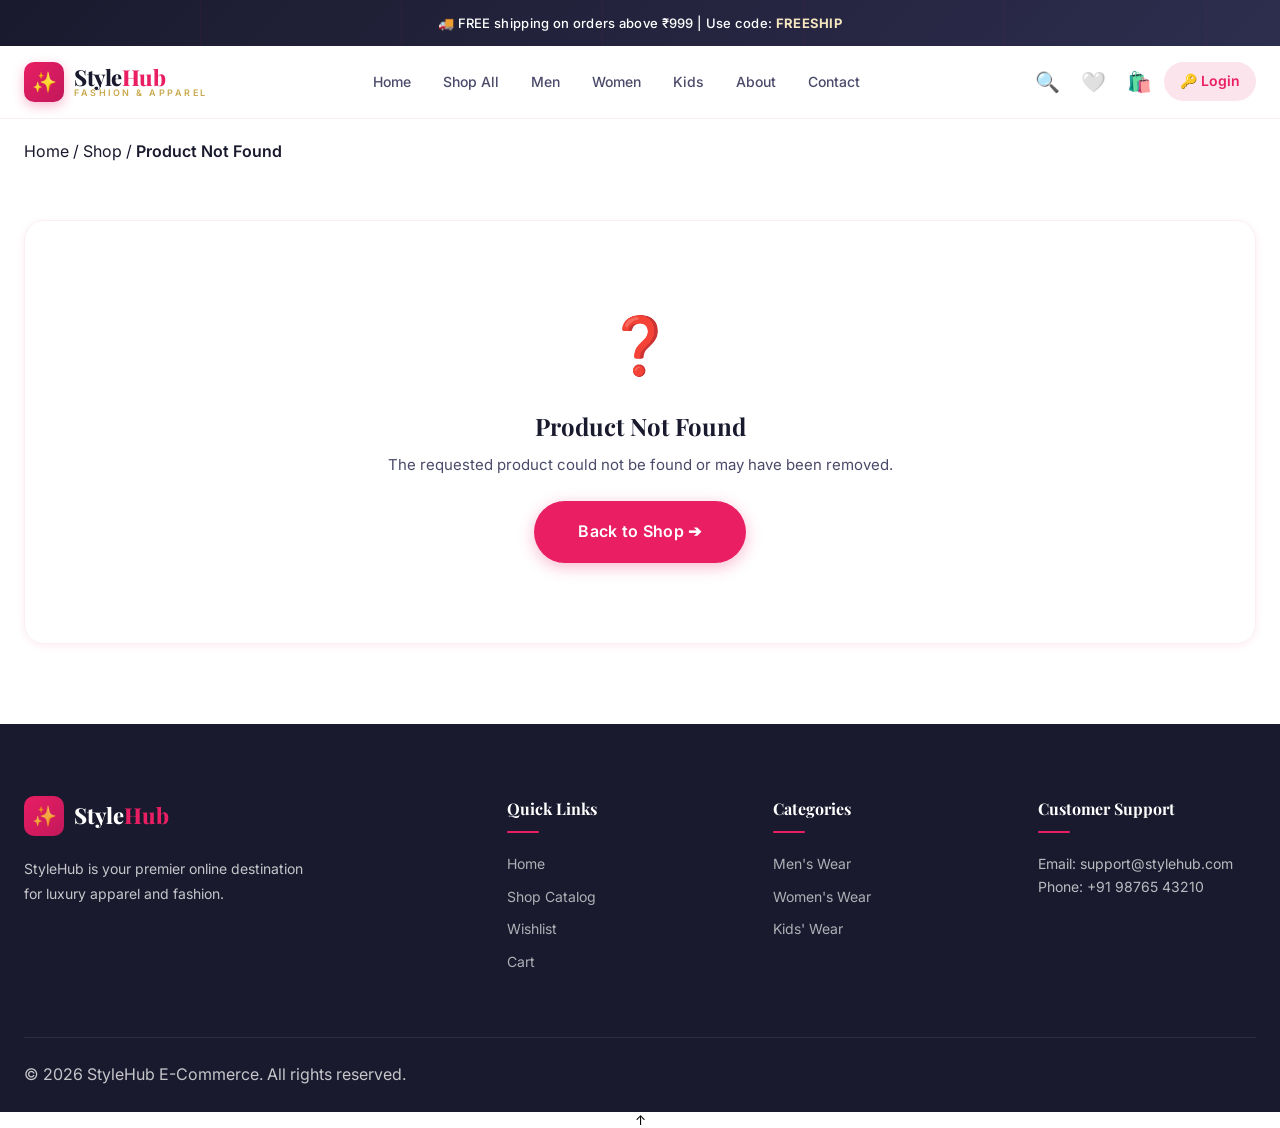
<file: frontend/product-detail.html>
<!DOCTYPE html>
<html lang="en">
<head>
  <meta charset="UTF-8">
  <meta name="viewport" content="width=device-width, initial-scale=1.0">
  <meta name="description" content="View product details, available sizes, colors, specifications, shipping policy, reviews and related fashion items on StyleHub.">
  <title>Product Details | StyleHub E-Commerce</title>
  <link rel="stylesheet" href="css/style.css">
  <link rel="icon" href="data:image/svg+xml,<svg xmlns=%22http://www.w3.org/2000/svg%22 viewBox=%220 0 100 100%22><text y=%22.9em%22 font-size=%2290%22>🛍️</text></svg>">
</head>
<body>

  <!-- Announcement Bar -->
  <div class="announcement-bar">
    <span id="announcement-text">🚚 FREE shipping on orders above ₹999 | Use code: <span>FREESHIP</span></span>
  </div>

  <!-- 1. HEADER / NAVIGATION -->
  <nav id="main-nav" aria-label="Main Navigation">
    <div class="container">
      <div class="nav-inner">
        <div class="nav-logo">
          <a href="index.html">
            <div class="nav-logo__icon">✨</div>
            <div class="nav-logo__text">
              <span class="nav-logo__name">Style<span>Hub</span></span>
              <span class="nav-logo__tagline">FASHION & APPAREL</span>
            </div>
          </a>
        </div>

        <ul class="nav-links">
          <li><a href="index.html" class="nav-link">Home</a></li>
          <li><a href="products.html" class="nav-link">Shop All</a></li>
          <li><a href="products.html?category=men" class="nav-link">Men</a></li>
          <li><a href="products.html?category=women" class="nav-link">Women</a></li>
          <li><a href="products.html?category=kids" class="nav-link">Kids</a></li>
          <li><a href="about.html" class="nav-link">About</a></li>
          <li><a href="contact.html" class="nav-link">Contact</a></li>
        </ul>

        <div class="nav-actions">
          <button class="nav-action-btn" id="search-toggle" aria-label="Search">🔍</button>
          <a href="wishlist.html" class="nav-action-btn" title="Wishlist">🤍<span class="wishlist-count" style="display:none;">0</span></a>
          <a href="cart.html" class="nav-action-btn" title="Cart">🛍️<span class="cart-count" style="display:none;">0</span></a>
          <a href="login.html" class="nav-login-link">🔑 Login</a>
          <a href="account.html" class="nav-account-link" style="display:none;">👤 <span class="user-name">Account</span></a>
          <button class="hamburger" id="hamburger-btn" aria-label="Toggle menu"><span class="hamburger__line"></span><span class="hamburger__line"></span><span class="hamburger__line"></span></button>
        </div>
      </div>
    </div>
  </nav>

  <!-- Mobile Overlay & Menu -->
  <div class="mobile-overlay" id="mobile-overlay"></div>
  <aside id="mobile-menu">
    <div class="mobile-menu__header">
      <div class="nav-logo"><a href="index.html"><div class="nav-logo__icon">✨</div><div class="nav-logo__text"><span class="nav-logo__name">Style<span>Hub</span></span></div></a></div>
      <button class="mobile-menu__close" id="mobile-close">✕</button>
    </div>
    <nav class="mobile-nav-links">
      <a href="index.html" class="mobile-nav-link">🏠 Home</a>
      <a href="products.html" class="mobile-nav-link">🛍️ Shop All</a>
      <a href="products.html?category=men" class="mobile-nav-link">👔 Men's Collection</a>
      <a href="products.html?category=women" class="mobile-nav-link">👗 Women's Collection</a>
      <a href="products.html?category=kids" class="mobile-nav-link">🧸 Kids' Collection</a>
      <a href="wishlist.html" class="mobile-nav-link">❤️ Wishlist</a>
      <a href="cart.html" class="mobile-nav-link">🛒 Cart</a>
      <a href="about.html" class="mobile-nav-link">ℹ️ About Us</a>
      <a href="contact.html" class="mobile-nav-link">📞 Contact Us</a>
    </nav>
  </aside>

  <!-- Search Modal Overlay -->
  <div class="search-overlay" id="search-overlay">
    <button class="search-close-btn" id="search-close">✕</button>
    <div class="search-overlay__inner">
      <form class="search-form" id="search-form" action="products.html" method="GET">
        <input type="text" id="search-input" name="search" placeholder="Search products..." autocomplete="off">
        <button type="submit">🔍</button>
      </form>
      <div id="search-results"></div>
    </div>
  </div>

  <!-- 2. BREADCRUMB BAR -->
  <div class="page-banner" style="padding: 20px 0;">
    <div class="container">
      <div class="page-banner__breadcrumb" style="justify-content: flex-start;" id="breadcrumb-container">
        <a href="index.html">Home</a> <span>/</span>
        <a href="products.html">Shop</a> <span>/</span>
        <span id="detail-breadcrumb-name" style="color: var(--text-dark); font-weight: 600;">Product Name</span>
      </div>
    </div>
  </div>

  <!-- MAIN PRODUCT SECTION -->
  <section class="section" style="padding-top: 36px;">
    <div class="container">
      
      <!-- 3. TWO COLUMN PRODUCT LAYOUT / 14. ERROR HANDLING STATE -->
      <div id="product-detail-main">
        <!-- Rendered dynamically -->
      </div>

      <!-- 12. CUSTOMER REVIEWS SECTION -->
      <div id="reviews-section-wrapper" style="margin-top: 72px; padding-top: 48px; border-top: 1px solid var(--border-light);">
        <div class="section-header" style="margin-bottom: 36px; text-align: left;">
          <span class="section-label">CUSTOMER FEEDBACK</span>
          <h2 class="section-title">Customer <span>Reviews</span></h2>
        </div>

        <div style="display: grid; grid-template-columns: 280px 1fr; gap: 40px; align-items: start;" id="reviews-grid-wrapper">
          <!-- Rating Summary Card -->
          <div style="background: var(--primary-pale); border-radius: var(--radius-lg); padding: 28px; text-align: center; border: 1px solid var(--border);">
            <div style="font-family: var(--font-heading); font-size: 48px; font-weight: 800; color: var(--text-dark);" id="review-avg-score">4.8</div>
            <div style="font-size: 20px; color: #F59E0B; margin: 4px 0;" id="review-stars-html">★★★★★</div>
            <div style="font-size: 13px; color: var(--text-medium);" id="review-total-text">Based on 128 verified reviews</div>
          </div>

          <!-- Sample Customer Reviews List -->
          <div style="display: flex; flex-direction: column; gap: 16px;" id="sample-reviews-list">
            <div style="background: var(--white); border: 1px solid var(--border-light); border-radius: var(--radius-md); padding: 20px;">
              <div style="display: flex; justify-content: space-between; align-items: center; margin-bottom: 8px;">
                <strong style="font-size: 15px; color: var(--text-dark);">Ananya Sharma</strong>
                <span style="color: #F59E0B;">★★★★★</span>
              </div>
              <p style="font-size: 14px; color: var(--text-medium); line-height: 1.6;">
                "Absolutely love the quality and fabric! The fit is true to size and the color matches the pictures perfectly. Will definitely order more colors."
              </p>
            </div>

            <div style="background: var(--white); border: 1px solid var(--border-light); border-radius: var(--radius-md); padding: 20px;">
              <div style="display: flex; justify-content: space-between; align-items: center; margin-bottom: 8px;">
                <strong style="font-size: 15px; color: var(--text-dark);">Vikram Malhotra</strong>
                <span style="color: #F59E0B;">★★★★☆</span>
              </div>
              <p style="font-size: 14px; color: var(--text-medium); line-height: 1.6;">
                "Great product and fast 3-day delivery. Packaging was pristine. Very comfortable for everyday casual wear."
              </p>
            </div>
          </div>
        </div>
      </div>

      <!-- 11. RELATED PRODUCTS ("You May Also Like") -->
      <div style="margin-top: 80px;" id="related-products-wrapper">
        <div class="section-header">
          <span class="section-label">RECOMMENDED FOR YOU</span>
          <h2 class="section-title">You May <span>Also Like</span></h2>
          <div class="divider"><span class="divider-icon">✦</span></div>
        </div>
        <div class="products-grid" id="related-products-grid">
          <!-- Rendered dynamically -->
        </div>
      </div>

    </div>
  </section>

  <!-- Footer -->
  <footer class="footer">
    <div class="container">
      <div class="footer__grid">
        <div class="footer-brand">
          <div class="footer-brand__logo">
            <div class="footer-brand__logo-icon">✨</div>
            <span class="footer-brand__name">Style<span>Hub</span></span>
          </div>
          <p class="footer-brand__desc">StyleHub is your premier online destination for luxury apparel and fashion.</p>
        </div>
        <div class="footer-col">
          <h4 class="footer-col__title">Quick Links</h4>
          <ul class="footer-links">
            <li><a href="index.html" class="footer-link">Home</a></li>
            <li><a href="products.html" class="footer-link">Shop Catalog</a></li>
            <li><a href="wishlist.html" class="footer-link">Wishlist</a></li>
            <li><a href="cart.html" class="footer-link">Cart</a></li>
          </ul>
        </div>
        <div class="footer-col">
          <h4 class="footer-col__title">Categories</h4>
          <ul class="footer-links">
            <li><a href="products.html?category=men" class="footer-link">Men's Wear</a></li>
            <li><a href="products.html?category=women" class="footer-link">Women's Wear</a></li>
            <li><a href="products.html?category=kids" class="footer-link">Kids' Wear</a></li>
          </ul>
        </div>
        <div class="footer-col">
          <h4 class="footer-col__title">Customer Support</h4>
          <p style="font-size: 14px; color: rgba(255,255,255,0.7);">Email: support@stylehub.com<br>Phone: +91 98765 43210</p>
        </div>
      </div>
      <div class="footer__bottom">
        <p>© 2026 StyleHub E-Commerce. All rights reserved.</p>
      </div>
    </div>
  </footer>

  <button id="back-to-top" aria-label="Back to top">↑</button>

  <!-- JavaScript Files -->
  <script src="js/products.js"></script>
  <script src="js/script.js"></script>

  <!-- Product Detail Controller Script -->
  <script>
    document.addEventListener("DOMContentLoaded", () => {
      // 1. Read Product ID from URL
      const urlParams = new URLSearchParams(window.location.search);
      const rawId = urlParams.get("id");
      const productId = parseInt(rawId);

      const product = getProductById(productId);
      const detailMain = document.getElementById("product-detail-main");
      const breadcrumbName = document.getElementById("detail-breadcrumb-name");
      const relatedGrid = document.getElementById("related-products-grid");
      const reviewsWrapper = document.getElementById("reviews-section-wrapper");

      // 14. ERROR HANDLING: If product is invalid or not found
      if (!product || isNaN(productId)) {
        if (breadcrumbName) breadcrumbName.textContent = "Product Not Found";
        if (reviewsWrapper) reviewsWrapper.style.display = "none";
        if (document.getElementById("related-products-wrapper")) {
          document.getElementById("related-products-wrapper").style.display = "none";
        }

        if (detailMain) {
          detailMain.innerHTML = `
            <div class="empty-products-state" style="padding: 80px 24px;">
              <div class="empty-products-icon">❓</div>
              <h2 class="empty-products-title">Product Not Found</h2>
              <p class="empty-products-desc">The requested product could not be found or may have been removed.</p>
              <a href="products.html" class="btn btn--primary btn--lg">Back to Shop ➔</a>
            </div>
          `;
        }
        return;
      }

      // Update Page Title & Breadcrumb
      document.title = `${product.name} | StyleHub`;
      if (breadcrumbName) breadcrumbName.textContent = product.name;

      // Update Reviews Summary Score
      const avgScore = document.getElementById("review-avg-score");
      const starsHtml = document.getElementById("review-stars-html");
      const totalText = document.getElementById("review-total-text");
      if (avgScore) avgScore.textContent = product.rating;
      if (starsHtml) starsHtml.innerHTML = renderStars(product.rating);
      if (totalText) totalText.textContent = `Based on ${product.reviews} verified reviews`;

      // Selection state variables
      let selectedSize = null;
      let selectedColor = null;
      let quantity = 1;

      // Discount calculation
      const discount = getDiscount(product.price, product.originalPrice);

      // Multiple image gallery thumbnails
      const imagesList = (product.images && product.images.length > 0)
        ? product.images
        : [product.image];

      // Standard sizes fallback (S, M, L, XL)
      const availableSizes = (product.sizes && product.sizes.length > 0)
        ? product.sizes
        : ["S", "M", "L", "XL"];

      // Standard colors fallback
      const availableColors = (product.colors && product.colors.length > 0)
        ? product.colors
        : ["Black", "White"];

      // Render 3. TWO COLUMN PRODUCT SECTION
      detailMain.className = "product-detail-layout";
      detailMain.innerHTML = `
        <!-- LEFT COLUMN: Image Gallery with Hover Zoom & Thumbnails -->
        <div class="product-gallery">
          <div class="product-gallery__main">
            <img src="${imagesList[0]}" alt="${product.name}" id="main-product-img" class="product-gallery__main-img">
            ${discount > 0 ? `<span class="product-card__badge" style="top: 18px; left: 18px; background: #EF4444;">SALE</span>` : (product.badge ? `<span class="product-card__badge" style="top: 18px; left: 18px;">${product.badge}</span>` : "")}
            ${discount > 0 ? `<span class="product-card__discount" style="top: 18px; right: 18px;">-${discount}% OFF</span>` : ""}
          </div>
          
          ${imagesList.length > 1 ? `
            <div class="product-gallery__thumbnails">
              ${imagesList.map((img, idx) => `
                <div class="product-gallery__thumb ${idx === 0 ? "active" : ""}" data-src="${img}">
                  <img src="${img}" alt="${product.name} View ${idx + 1}">
                </div>
              `).join("")}
            </div>
          ` : ""}
        </div>

        <!-- RIGHT COLUMN: Product Information & Controls -->
        <div class="product-info-panel">
          <div class="product-info__category-row">
            <span class="product-info__category">${product.category.toUpperCase()} · ${product.type.toUpperCase()}</span>
            <span style="font-size: 13px; color: ${product.inStock ? "#10B981" : "#EF4444"}; font-weight: 700;">
              ${product.inStock ? "✓ In Stock" : "✕ Out of Stock"}
            </span>
          </div>

          <h1 class="product-info__title">${product.name}</h1>

          <!-- Star Rating & Review Count -->
          <div class="product-info__rating-row">
            <div>${renderStars(product.rating)}</div>
            <span class="product-info__reviews-count"><strong>${product.rating}</strong> (${product.reviews} customer reviews)</span>
          </div>

          <!-- Price & Discount -->
          <div class="product-info__price-row">
            <span class="product-info__price">${formatPrice(product.price)}</span>
            ${product.originalPrice > product.price ? `
              <span class="product-info__original-price">${formatPrice(product.originalPrice)}</span>
              <span class="product-info__discount-badge">Save ${discount}%</span>
            ` : ""}
          </div>

          <!-- Short Description -->
          <p class="product-info__description">${product.description}</p>

          <!-- 4. SIZE SELECTION (S, M, L, XL - Required) -->
          <div class="selector-group">
            <div class="selector-group__header">
              <span class="selector-group__label">Size <span style="color:var(--primary);">*</span></span>
              <span class="selector-group__selected-val" id="selected-size-display">Please select</span>
            </div>
            <div class="detail-size-options">
              ${availableSizes.map(size => `
                <button type="button" class="detail-size-btn" data-size="${size}">${size}</button>
              `).join("")}
            </div>
            <span class="selector-group__error-msg" id="size-error-msg">⚠️ Please select a size before adding to cart.</span>
          </div>

          <!-- 5. COLOR SELECTION (Required) -->
          <div class="selector-group">
            <div class="selector-group__header">
              <span class="selector-group__label">Color <span style="color:var(--primary);">*</span></span>
              <span class="selector-group__selected-val" id="selected-color-display">Please select</span>
            </div>
            <div class="detail-color-options">
              ${availableColors.map(color => `
                <button type="button" class="detail-color-btn" data-color="${color}">${color}</button>
              `).join("")}
            </div>
            <span class="selector-group__error-msg" id="color-error-msg">⚠️ Please select a color before adding to cart.</span>
          </div>

          <!-- 6. QUANTITY [-] 1 [+] -->
          <div class="selector-group">
            <span class="selector-group__label">Quantity</span>
            <div class="quantity-picker">
              <button type="button" class="quantity-btn" id="qty-minus-btn">-</button>
              <input type="number" id="qty-input" class="quantity-input" value="1" min="1" max="10" readonly>
              <button type="button" class="quantity-btn" id="qty-plus-btn">+</button>
            </div>
          </div>

          <!-- 7. ADD TO CART / 8. BUY NOW / 9. WISHLIST -->
          <div class="product-actions-group">
            <!-- Add to Cart Button -->
            <button type="button" class="btn btn--primary btn--lg" id="detail-add-cart-btn" style="flex:1;">
              Add to Cart 🛒
            </button>

            <!-- Buy Now Button -->
            <button type="button" class="btn btn-buy-now btn--lg" id="detail-buy-now-btn" style="flex:1;">
              Buy Now ⚡
            </button>

            <!-- Wishlist Heart Button -->
            <button type="button" class="wishlist-detail-btn ${isInWishlist(product.id) ? "active" : ""}" id="detail-wishlist-btn" title="Save to Wishlist">
              ${isInWishlist(product.id) ? "❤️" : "🤍"}
            </button>
          </div>

          <!-- 10. PRODUCT INFORMATION SECTIONS -->
          <div class="product-info-tabs">
            <div class="tab-headers">
              <button type="button" class="tab-header-btn active" data-tab="tab-details">Product Details</button>
              <button type="button" class="tab-header-btn" data-tab="tab-shipping">Shipping Info</button>
              <button type="button" class="tab-header-btn" data-tab="tab-returns">Return Policy</button>
            </div>

            <!-- Product Details Section -->
            <div class="tab-content active" id="tab-details">
              <ul class="info-list">
                <li>✨ Premium quality material with luxury feel</li>
                <li>👌 Comfortable, breathable and durable fit</li>
                <li>👗 Modern contemporary fashion design</li>
                <li>🎉 Suitable for casual outings and special occasions</li>
              </ul>
            </div>

            <!-- Shipping Information Section -->
            <div class="tab-content" id="tab-shipping">
              <ul class="info-list">
                <li>🚚 Free shipping on orders above ₹999</li>
                <li>⏱️ Estimated delivery within 3–7 business days</li>
                <li>📦 Safe and secure protective packaging</li>
              </ul>
            </div>

            <!-- Return Policy Section -->
            <div class="tab-content" id="tab-returns">
              <ul class="info-list">
                <li>🔄 Easy returns & exchanges within 7 days of delivery</li>
                <li>🏷️ Product must be unused and in original condition with tags</li>
                <li>💵 Instant hassle-free refund process</li>
              </ul>
            </div>
          </div>

        </div>
      `;

      // ─── THUMBNAILS SWITCHER ─────────────────────────────────────
      const thumbs = document.querySelectorAll(".product-gallery__thumb");
      const mainImg = document.getElementById("main-product-img");

      thumbs.forEach(thumb => {
        thumb.addEventListener("click", () => {
          thumbs.forEach(t => t.classList.remove("active"));
          thumb.classList.add("active");
          const src = thumb.getAttribute("data-src");
          if (mainImg && src) mainImg.src = src;
        });
      });

      // ─── SIZE SELECTION (Active Style & Display) ─────────────────
      const sizeBtns = document.querySelectorAll(".detail-size-btn");
      const sizeDisplay = document.getElementById("selected-size-display");
      const sizeErrorMsg = document.getElementById("size-error-msg");

      sizeBtns.forEach(btn => {
        btn.addEventListener("click", () => {
          sizeBtns.forEach(b => b.classList.remove("selected"));
          btn.classList.add("selected");
          selectedSize = btn.getAttribute("data-size");
          if (sizeDisplay) sizeDisplay.textContent = selectedSize;
          if (sizeErrorMsg) sizeErrorMsg.style.display = "none";
        });
      });

      // ─── COLOR SELECTION (Active Style & Display) ────────────────
      const colorBtns = document.querySelectorAll(".detail-color-btn");
      const colorDisplay = document.getElementById("selected-color-display");
      const colorErrorMsg = document.getElementById("color-error-msg");

      colorBtns.forEach(btn => {
        btn.addEventListener("click", () => {
          colorBtns.forEach(b => b.classList.remove("selected"));
          btn.classList.add("selected");
          selectedColor = btn.getAttribute("data-color");
          if (colorDisplay) colorDisplay.textContent = selectedColor;
          if (colorErrorMsg) colorErrorMsg.style.display = "none";
        });
      });

      // ─── QUANTITY PICKER [-] 1 [+] ───────────────────────────────
      const qtyInput = document.getElementById("qty-input");
      const qtyMinusBtn = document.getElementById("qty-minus-btn");
      const qtyPlusBtn = document.getElementById("qty-plus-btn");

      if (qtyMinusBtn && qtyInput) {
        qtyMinusBtn.addEventListener("click", () => {
          let val = parseInt(qtyInput.value) || 1;
          if (val > 1) {
            quantity = val - 1;
            qtyInput.value = quantity;
          }
        });
      }

      if (qtyPlusBtn && qtyInput) {
        qtyPlusBtn.addEventListener("click", () => {
          let val = parseInt(qtyInput.value) || 1;
          if (val < 10) {
            quantity = val + 1;
            qtyInput.value = quantity;
          }
        });
      }

      // ─── VALIDATION HELPER ───────────────────────────────────────
      function validateSelections() {
        let valid = true;
        if (!selectedSize) {
          if (sizeErrorMsg) sizeErrorMsg.style.display = "block";
          showToast("⚠️ Please select a size before adding to cart.", "warning");
          valid = false;
        }
        if (!selectedColor) {
          if (colorErrorMsg) colorErrorMsg.style.display = "block";
          if (valid) showToast("⚠️ Please select a color before adding to cart.", "warning");
          valid = false;
        }
        return valid;
      }

      // ─── 7. ADD TO CART BUTTON ───────────────────────────────────
      const addCartBtn = document.getElementById("detail-add-cart-btn");
      if (addCartBtn) {
        addCartBtn.addEventListener("click", () => {
          if (!validateSelections()) return;
          
          addToCart(product.id, selectedSize, selectedColor, quantity);
          // 7. Show exact toast message
          showToast("🛒 Product added to cart successfully!");
        });
      }

      // ─── 8. BUY NOW BUTTON ───────────────────────────────────────
      const buyNowBtn = document.getElementById("detail-buy-now-btn");
      if (buyNowBtn) {
        buyNowBtn.addEventListener("click", () => {
          if (!validateSelections()) return;

          addToCart(product.id, selectedSize, selectedColor, quantity);
          window.location.href = "checkout.html";
        });
      }

      // ─── 9. WISHLIST HEART BUTTON ────────────────────────────────
      const wishlistBtn = document.getElementById("detail-wishlist-btn");
      if (wishlistBtn) {
        wishlistBtn.addEventListener("click", () => {
          toggleWishlist(product.id);
          const active = isInWishlist(product.id);
          wishlistBtn.classList.toggle("active", active);
          wishlistBtn.textContent = active ? "❤️" : "🤍";
        });
      }

      // ─── 10. PRODUCT INFORMATION TABS ────────────────────────────
      const tabBtns = document.querySelectorAll(".tab-header-btn");
      const tabContents = document.querySelectorAll(".tab-content");

      tabBtns.forEach(btn => {
        btn.addEventListener("click", () => {
          const targetTabId = btn.getAttribute("data-tab");
          tabBtns.forEach(b => b.classList.remove("active"));
          tabContents.forEach(c => c.classList.remove("active"));

          btn.classList.add("active");
          const targetContent = document.getElementById(targetTabId);
          if (targetContent) targetContent.classList.add("active");
        });
      });

      // ─── 11. RELATED PRODUCTS ("You May Also Like") ──────────────
      if (relatedGrid) {
        const related = PRODUCTS.filter(p =>
          p.id !== product.id && (p.category && p.category.toLowerCase() === product.category.toLowerCase())
        ).slice(0, 4);

        if (related.length > 0) {
          relatedGrid.innerHTML = related.map(renderProductCard).join("");
        } else {
          document.getElementById("related-products-wrapper").style.display = "none";
        }
      }
    });
  </script>
</body>
</html>
</file>
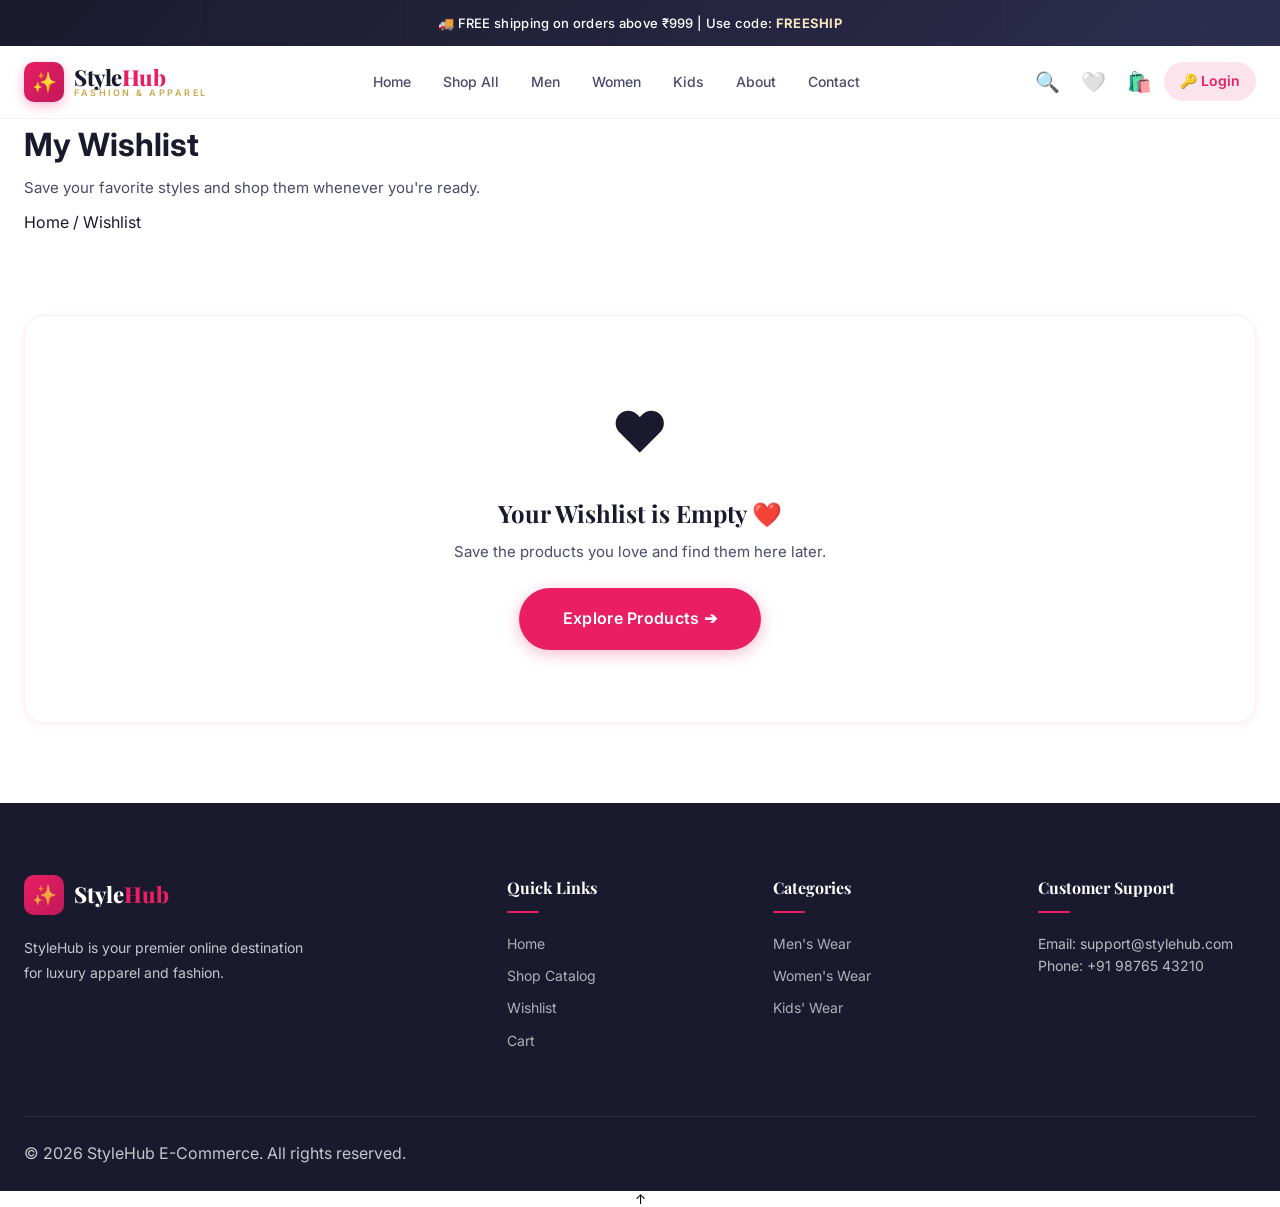
<file: frontend/wishlist.html>
<!DOCTYPE html>
<html lang="en">
<head>
  <meta charset="UTF-8">
  <meta name="viewport" content="width=device-width, initial-scale=1.0">
  <meta name="description" content="View and manage your saved wishlist items on StyleHub. Save your favorite styles and shop them whenever you're ready.">
  <title>My Wishlist | StyleHub E-Commerce</title>
  <link rel="stylesheet" href="css/style.css">
  <link rel="icon" href="data:image/svg+xml,<svg xmlns=%22http://www.w3.org/2000/svg%22 viewBox=%220 0 100 100%22><text y=%22.9em%22 font-size=%2290%22>🛍️</text></svg>">
</head>
<body>

  <!-- Announcement Bar -->
  <div class="announcement-bar">
    <span id="announcement-text">🚚 FREE shipping on orders above ₹999 | Use code: <span>FREESHIP</span></span>
  </div>

  <!-- 1. HEADER / NAVIGATION -->
  <nav id="main-nav" aria-label="Main Navigation">
    <div class="container">
      <div class="nav-inner">
        <div class="nav-logo">
          <a href="index.html">
            <div class="nav-logo__icon">✨</div>
            <div class="nav-logo__text">
              <span class="nav-logo__name">Style<span>Hub</span></span>
              <span class="nav-logo__tagline">FASHION & APPAREL</span>
            </div>
          </a>
        </div>

        <ul class="nav-links">
          <li><a href="index.html" class="nav-link">Home</a></li>
          <li><a href="products.html" class="nav-link">Shop All</a></li>
          <li><a href="products.html?category=men" class="nav-link">Men</a></li>
          <li><a href="products.html?category=women" class="nav-link">Women</a></li>
          <li><a href="products.html?category=kids" class="nav-link">Kids</a></li>
          <li><a href="about.html" class="nav-link">About</a></li>
          <li><a href="contact.html" class="nav-link">Contact</a></li>
        </ul>

        <div class="nav-actions">
          <button class="nav-action-btn" id="search-toggle" aria-label="Search">🔍</button>
          <a href="wishlist.html" class="nav-action-btn active" title="Wishlist">🤍<span class="wishlist-count" style="display:none;">0</span></a>
          <a href="cart.html" class="nav-action-btn" title="Cart">🛍️<span class="cart-count" style="display:none;">0</span></a>
          <a href="login.html" class="nav-login-link">🔑 Login</a>
          <a href="account.html" class="nav-account-link" style="display:none;">👤 <span class="user-name">Account</span></a>
          <button class="hamburger" id="hamburger-btn" aria-label="Toggle menu"><span class="hamburger__line"></span><span class="hamburger__line"></span><span class="hamburger__line"></span></button>
        </div>
      </div>
    </div>
  </nav>

  <!-- Mobile Overlay & Menu -->
  <div class="mobile-overlay" id="mobile-overlay"></div>
  <aside id="mobile-menu">
    <div class="mobile-menu__header">
      <div class="nav-logo"><a href="index.html"><div class="nav-logo__icon">✨</div><div class="nav-logo__text"><span class="nav-logo__name">Style<span>Hub</span></span></div></a></div>
      <button class="mobile-menu__close" id="mobile-close">✕</button>
    </div>
    <nav class="mobile-nav-links">
      <a href="index.html" class="mobile-nav-link">🏠 Home</a>
      <a href="products.html" class="mobile-nav-link">🛍️ Shop All</a>
      <a href="wishlist.html" class="mobile-nav-link active">❤️ Wishlist</a>
      <a href="cart.html" class="mobile-nav-link">🛒 Cart</a>
      <a href="about.html" class="mobile-nav-link">ℹ️ About Us</a>
      <a href="contact.html" class="mobile-nav-link">📞 Contact Us</a>
    </nav>
  </aside>

  <!-- Search Modal Overlay -->
  <div class="search-overlay" id="search-overlay">
    <button class="search-close-btn" id="search-close">✕</button>
    <div class="search-overlay__inner">
      <form class="search-form" id="search-form" action="products.html" method="GET">
        <input type="text" id="search-input" name="search" placeholder="Search products..." autocomplete="off">
        <button type="submit">🔍</button>
      </form>
      <div id="search-results"></div>
    </div>
  </div>

  <!-- 2. PAGE HEADER & BREADCRUMB -->
  <div class="page-banner">
    <div class="container">
      <h1 class="page-banner__title">My Wishlist</h1>
      <p style="font-size: 15px; color: var(--text-medium); margin-top: 6px;">Save your favorite styles and shop them whenever you're ready.</p>
      <div class="page-banner__breadcrumb" style="margin-top: 10px;">
        <a href="index.html">Home</a> <span>/</span> <span>Wishlist</span>
      </div>
    </div>
  </div>

  <!-- MAIN WISHLIST SECTION -->
  <section class="section">
    <div class="container">
      
      <!-- 13. ACCOUNT CONNECTION BANNER -->
      <div id="wishlist-account-banner" style="display:none; background: var(--primary-pale); border: 1px solid var(--border); border-radius: var(--radius-md); padding: 14px 20px; font-size: 14px; color: var(--text-dark); margin-bottom: 24px; align-items: center; justify-content: space-between;">
        <span>✨ <strong>Account Connected:</strong> Your wishlist is saved to your StyleHub account.</span>
        <a href="account.html" style="color: var(--primary); font-weight: 700; text-decoration: underline;">View Account ➔</a>
      </div>

      <div id="wishlist-page-container">
        <!-- Rendered dynamically -->
      </div>

    </div>
  </section>

  <!-- 12. CUSTOM CLEAR WISHLIST CONFIRMATION MODAL -->
  <div id="clear-wishlist-modal" style="display:none; position: fixed; inset:0; background: rgba(26,26,46,0.85); backdrop-filter: blur(8px); z-index: 9999; align-items: center; justify-content: center; padding: 24px;">
    <div style="background: var(--white); border-radius: var(--radius-lg); padding: 36px; max-width: 440px; width: 100%; text-align: center; box-shadow: var(--shadow-lg);">
      <div style="font-size: 40px; margin-bottom: 12px;">🗑️</div>
      <h3 style="font-family: var(--font-heading); font-size: 24px; font-weight: 800; color: var(--text-dark); margin-bottom: 8px;">Clear Entire Wishlist?</h3>
      <p style="font-size: 14px; color: var(--text-medium); margin-bottom: 24px;">Are you sure you want to remove all items from your wishlist? This action cannot be undone.</p>
      
      <div style="display: flex; gap: 12px; justify-content: center;">
        <button type="button" id="confirm-clear-wishlist-btn" class="btn btn--primary" style="background: #ef4444; border-color: #ef4444;">Yes, Clear All</button>
        <button type="button" id="cancel-clear-wishlist-btn" class="btn btn--outline">Cancel</button>
      </div>
    </div>
  </div>

  <!-- Footer -->
  <footer class="footer">
    <div class="container">
      <div class="footer__grid">
        <div class="footer-brand">
          <div class="footer-brand__logo">
            <div class="footer-brand__logo-icon">✨</div>
            <span class="footer-brand__name">Style<span>Hub</span></span>
          </div>
          <p class="footer-brand__desc">StyleHub is your premier online destination for luxury apparel and fashion.</p>
        </div>
        <div class="footer-col">
          <h4 class="footer-col__title">Quick Links</h4>
          <ul class="footer-links">
            <li><a href="index.html" class="footer-link">Home</a></li>
            <li><a href="products.html" class="footer-link">Shop Catalog</a></li>
            <li><a href="wishlist.html" class="footer-link">Wishlist</a></li>
            <li><a href="cart.html" class="footer-link">Cart</a></li>
          </ul>
        </div>
        <div class="footer-col">
          <h4 class="footer-col__title">Categories</h4>
          <ul class="footer-links">
            <li><a href="products.html?category=men" class="footer-link">Men's Wear</a></li>
            <li><a href="products.html?category=women" class="footer-link">Women's Wear</a></li>
            <li><a href="products.html?category=kids" class="footer-link">Kids' Wear</a></li>
          </ul>
        </div>
        <div class="footer-col">
          <h4 class="footer-col__title">Customer Support</h4>
          <p style="font-size: 14px; color: rgba(255,255,255,0.7);">Email: support@stylehub.com<br>Phone: +91 98765 43210</p>
        </div>
      </div>
      <div class="footer__bottom">
        <p>© 2026 StyleHub E-Commerce. All rights reserved.</p>
      </div>
    </div>
  </footer>

  <button id="back-to-top" aria-label="Back to top">↑</button>

  <!-- JavaScript Files -->
  <script src="js/products.js"></script>
  <script src="js/script.js"></script>

  <script>
    document.addEventListener("DOMContentLoaded", () => {
      const container = document.getElementById("wishlist-page-container");
      const accountBanner = document.getElementById("wishlist-account-banner");

      // 13. ACCOUNT CONNECTION BANNER CHECK
      const user = getUser();
      if (user && accountBanner) {
        accountBanner.style.display = "flex";
      }

      function renderWishlistPage() {
        // 3. LOAD WISHLIST (from stylehubWishlist or stylehub_wishlist)
        const wishlistIds = getWishlist();
        const savedProducts = PRODUCTS.filter(p => wishlistIds.includes(p.id));

        // 9. Update Wishlist & Cart Counters automatically
        updateWishlistCounter();
        updateCartCounter();

        // 8. EMPTY WISHLIST SECTION
        if (!savedProducts || savedProducts.length === 0) {
          container.innerHTML = `
            <div class="empty-products-state" style="padding: 72px 24px;">
              <div class="empty-products-icon">❤️</div>
              <h2 class="empty-products-title">Your Wishlist is Empty ❤️</h2>
              <p class="empty-products-desc">Save the products you love and find them here later.</p>
              <a href="products.html" class="btn btn--primary btn--lg">Explore Products ➔</a>
            </div>
          `;
          return;
        }

        container.innerHTML = `
          <!-- WISHLIST ACTIONS TOOLBAR (11. Move All to Cart / 12. Clear Wishlist) -->
          <div style="display: flex; justify-content: space-between; align-items: center; margin-bottom: 28px; flex-wrap: wrap; gap: 16px; padding-bottom: 16px; border-bottom: 2px solid var(--border-light);">
            <h3 style="font-family: var(--font-heading); font-size: 22px;">Saved Items (${savedProducts.length})</h3>
            
            <div style="display: flex; gap: 12px; flex-wrap: wrap;">
              <!-- 11. Move All to Cart Button -->
              <button type="button" id="move-all-cart-btn" class="btn btn--primary btn--sm">
                🛒 Move All to Cart
              </button>
              
              <!-- 12. Clear Wishlist Button -->
              <button type="button" id="open-clear-wishlist-modal-btn" class="btn btn--outline btn--sm" style="color: #ef4444; border-color: #ef4444;">
                🗑️ Clear Wishlist
              </button>
            </div>
          </div>

          <!-- 4 & 14. WISHLIST PRODUCT GRID -->
          <div class="products-grid">
            ${savedProducts.map(product => {
              const discount = getDiscount(product.price, product.originalPrice);
              
              return `
                <div class="product-card" data-id="${product.id}">
                  
                  <a href="product-detail.html?id=${product.id}" class="product-card__image-wrapper">
                    <img src="${product.image}" alt="${product.name}" class="product-card__image" loading="lazy">
                    ${discount > 0 ? `<span class="product-card__badge" style="background:#EF4444;">SALE</span>` : (product.badge ? `<span class="product-card__badge">${product.badge}</span>` : "")}
                    ${discount > 0 ? `<span class="product-card__discount">-${discount}% OFF</span>` : ""}
                    <div class="product-card__overlay">
                      <span class="product-card__quick-add">👁️ View Details</span>
                    </div>
                  </a>

                  <div class="product-card__body">
                    <div class="product-card__meta">
                      <span class="product-card__category">${product.category.toUpperCase()} · ${product.type.toUpperCase()}</span>
                      
                      <!-- 5. REMOVE FROM WISHLIST HEART BUTTON -->
                      <button type="button" class="wishlist-btn active" data-id="${product.id}" title="Remove from Wishlist">
                        ❤️
                      </button>
                    </div>

                    <h3 class="product-card__name">
                      <a href="product-detail.html?id=${product.id}">${product.name}</a>
                    </h3>

                    <div class="product-card__rating">
                      ${renderStars(product.rating)}
                      <span class="product-card__reviews">(${product.reviews})</span>
                    </div>

                    <div class="product-card__pricing">
                      <span class="product-card__price">${formatPrice(product.price)}</span>
                      ${product.originalPrice > product.price ? `<span class="product-card__original">${formatPrice(product.originalPrice)}</span>` : ""}
                    </div>

                    <div class="product-card__actions" style="margin-top: 14px; gap: 8px;">
                      <!-- 6 & 7. CHOOSE OPTIONS BUTTON (Redirects to Product Detail for size/color pick) -->
                      <a href="product-detail.html?id=${product.id}" class="btn btn--primary btn--sm" style="flex:1; text-align:center;">
                        Choose Options ➔
                      </a>

                      <!-- View Details Button -->
                      <a href="product-detail.html?id=${product.id}" class="btn btn--outline btn--sm" style="padding: 6px 10px;" title="View Product Details">
                        👁️
                      </a>
                    </div>
                  </div>

                </div>
              `;
            }).join("")}
          </div>
        `;

        // ─── 5. REMOVE FROM WISHLIST LISTENER ────────────────────────
        document.querySelectorAll(".wishlist-btn").forEach(btn => {
          btn.addEventListener("click", e => {
            const pid = parseInt(btn.getAttribute("data-id"));
            toggleWishlist(pid);
            showToast("Removed from wishlist.");
            renderWishlistPage();
          });
        });

        // ─── 11. MOVE ALL TO CART HANDLER ────────────────────────────
        const moveAllBtn = document.getElementById("move-all-cart-btn");
        if (moveAllBtn) {
          moveAllBtn.addEventListener("click", () => {
            let cart = getCart();
            let addedCount = 0;

            savedProducts.forEach(prod => {
              const defaultSize = (prod.sizes && prod.sizes[0]) || "M";
              const defaultColor = (prod.colors && prod.colors[0]) || "Default";
              const itemKey = `${prod.id}-${defaultSize}-${defaultColor}`;

              const existingIndex = cart.findIndex(item => item.key === itemKey);
              if (existingIndex > -1) {
                cart[existingIndex].qty += 1;
              } else {
                cart.push({
                  key: itemKey,
                  id: prod.id,
                  name: prod.name,
                  price: prod.price,
                  image: prod.image,
                  size: defaultSize,
                  color: defaultColor,
                  qty: 1
                });
              }
              addedCount++;
            });

            saveCart(cart);
            showToast("Wishlist items added to cart.");
            renderWishlistPage();
          });
        }

        // ─── 12. CLEAR WISHLIST CUSTOM MODAL HANDLER ─────────────────
        const openClearModalBtn = document.getElementById("open-clear-wishlist-modal-btn");
        const clearModal = document.getElementById("clear-wishlist-modal");
        const confirmClearBtn = document.getElementById("confirm-clear-wishlist-btn");
        const cancelClearBtn = document.getElementById("cancel-clear-wishlist-btn");

        if (openClearModalBtn && clearModal) {
          openClearModalBtn.addEventListener("click", () => {
            clearModal.style.display = "flex";
          });
        }

        if (cancelClearBtn && clearModal) {
          cancelClearBtn.addEventListener("click", () => {
            clearModal.style.display = "none";
          });
        }

        if (confirmClearBtn && clearModal) {
          confirmClearBtn.addEventListener("click", () => {
            saveWishlist([]);
            clearModal.style.display = "none";
            showToast("Removed from wishlist.");
            renderWishlistPage();
          });
        }
      }

      window.renderWishlistPage = renderWishlistPage;
      renderWishlistPage();
    });
  </script>
</body>
</html>
</file>
<file: frontend/css/style.css>
/* ============================================================
   StyleHub – Main Stylesheet
   Fashion & Apparel E-Commerce
   Colors: Primary #E91E63 | Text #1A1A2E | BG White
   ============================================================ */

/* ─── Google Fonts ──────────────────────────────────────────── */
@import url('https://fonts.googleapis.com/css2?family=Playfair+Display:wght@400;500;600;700;800&family=Inter:wght@300;400;500;600;700&display=swap');

/* ─── CSS Custom Properties ─────────────────────────────────── */
:root {
  /* Colors */
  --primary: #E91E63;
  --primary-dark: #C2185B;
  --primary-light: #FCE4EC;
  --primary-pale: #FFF0F4;
  --gold: #C9A84C;
  --gold-light: #F5E6C0;
  --text-dark: #1A1A2E;
  --text-medium: #4A4A6A;
  --text-light: #7A7A9A;
  --white: #FFFFFF;
  --off-white: #FAFAFA;
  --light-bg: #FFF5F8;
  --border: #F0E0E8;
  --border-light: #F8F0F4;

  /* Typography */
  --font-heading: 'Playfair Display', Georgia, serif;
  --font-body: 'Inter', -apple-system, BlinkMacSystemFont, sans-serif;

  /* Spacing */
  --section-padding: 80px 0;
  --container-width: 1280px;
  --gap: 24px;

  /* Shadows */
  --shadow-sm: 0 2px 8px rgba(233, 30, 99, 0.08);
  --shadow-md: 0 8px 24px rgba(233, 30, 99, 0.12);
  --shadow-lg: 0 16px 48px rgba(233, 30, 99, 0.16);
  --shadow-card: 0 4px 16px rgba(26, 26, 46, 0.08);
  --shadow-card-hover: 0 12px 40px rgba(26, 26, 46, 0.16);

  /* Radius */
  --radius-sm: 6px;
  --radius-md: 12px;
  --radius-lg: 20px;
  --radius-xl: 32px;
  --radius-pill: 999px;

  /* Transitions */
  --transition: 0.3s cubic-bezier(0.4, 0, 0.2, 1);
  --transition-fast: 0.18s cubic-bezier(0.4, 0, 0.2, 1);
  --transition-slow: 0.5s cubic-bezier(0.4, 0, 0.2, 1);
}

/* ─── CSS Reset & Base ──────────────────────────────────────── */
*, *::before, *::after { box-sizing: border-box; margin: 0; padding: 0; }

html {
  scroll-behavior: smooth;
  font-size: 16px;
  overflow-x: hidden;
}

body {
  font-family: var(--font-body);
  color: var(--text-dark);
  background-color: var(--white);
  line-height: 1.6;
  overflow-x: hidden;
  position: relative;
  min-height: 100vh;
  display: flex;
  flex-direction: column;
}

body.menu-open { overflow: hidden; }

img { display: block; max-width: 100%; height: auto; }
a { color: inherit; text-decoration: none; }
ul, ol { list-style: none; }
button { cursor: pointer; border: none; background: none; font-family: inherit; }
input, textarea, select { font-family: inherit; }

/* ─── Container ─────────────────────────────────────────────── */
.container {
  width: 100%;
  max-width: var(--container-width);
  margin: 0 auto;
  padding: 0 24px;
}

/* ─── Section Spacing ───────────────────────────────────────── */
.section { padding: var(--section-padding); }
.section--light { background: var(--light-bg); }
.section--pale { background: var(--primary-pale); }

/* ─── Section Header ────────────────────────────────────────── */
.section-header {
  text-align: center;
  margin-bottom: 56px;
}

.section-label {
  display: inline-block;
  font-size: 12px;
  font-weight: 600;
  letter-spacing: 3px;
  text-transform: uppercase;
  color: var(--gold);
  margin-bottom: 12px;
}

.section-title {
  font-family: var(--font-heading);
  font-size: clamp(28px, 4vw, 42px);
  font-weight: 700;
  color: var(--text-dark);
  line-height: 1.2;
  margin-bottom: 16px;
}

.section-title span { color: var(--primary); }

.section-subtitle {
  font-size: 16px;
  color: var(--text-medium);
  max-width: 560px;
  margin: 0 auto;
  line-height: 1.7;
}

/* ─── Divider ───────────────────────────────────────────────── */
.divider {
  display: flex;
  align-items: center;
  gap: 12px;
  justify-content: center;
  margin: 20px 0 0;
}

.divider::before,
.divider::after {
  content: "";
  flex: 1;
  max-width: 60px;
  height: 1px;
  background: var(--gold);
  opacity: 0.5;
}

.divider-icon { color: var(--gold); font-size: 14px; }

/* ============================================================
   BUTTONS
   ============================================================ */
.btn {
  display: inline-flex;
  align-items: center;
  justify-content: center;
  gap: 8px;
  padding: 14px 32px;
  border-radius: var(--radius-pill);
  font-size: 15px;
  font-weight: 600;
  letter-spacing: 0.3px;
  transition: var(--transition);
  white-space: nowrap;
}

.btn--primary {
  background: var(--primary);
  color: var(--white);
  box-shadow: 0 4px 16px rgba(233, 30, 99, 0.3);
}

.btn--primary:hover {
  background: var(--primary-dark);
  box-shadow: 0 8px 24px rgba(233, 30, 99, 0.45);
  transform: translateY(-2px);
}

.btn--outline {
  background: transparent;
  color: var(--primary);
  border: 2px solid var(--primary);
}

.btn--outline:hover {
  background: var(--primary);
  color: var(--white);
  transform: translateY(-2px);
}

.btn--white {
  background: var(--white);
  color: var(--primary);
  box-shadow: var(--shadow-md);
}

.btn--white:hover {
  background: var(--primary);
  color: var(--white);
  transform: translateY(-2px);
}

.btn--gold {
  background: var(--gold);
  color: var(--white);
  box-shadow: 0 4px 16px rgba(201, 168, 76, 0.35);
}

.btn--gold:hover {
  background: #b8903e;
  transform: translateY(-2px);
}

.btn--sm {
  padding: 10px 22px;
  font-size: 13px;
}

.btn--lg {
  padding: 18px 44px;
  font-size: 16px;
}

.btn--full { width: 100%; }

/* ============================================================
   ANNOUNCEMENT BAR
   ============================================================ */
.announcement-bar {
  background: linear-gradient(135deg, var(--text-dark) 0%, #2D2D4E 100%);
  color: var(--white);
  text-align: center;
  padding: 10px 24px;
  position: relative;
  overflow: hidden;
  z-index: 1000;
}

.announcement-bar::before {
  content: "";
  position: absolute;
  top: 0; left: 0; right: 0; bottom: 0;
  background: repeating-linear-gradient(
    90deg,
    transparent,
    transparent 200px,
    rgba(233, 30, 99, 0.06) 200px,
    rgba(233, 30, 99, 0.06) 201px
  );
}

#announcement-text {
  font-size: 13px;
  font-weight: 500;
  letter-spacing: 0.3px;
  transition: opacity 0.3s ease;
  position: relative;
}

#announcement-text span { color: var(--gold-light); font-weight: 700; }

/* ============================================================
   NAVIGATION
   ============================================================ */
#main-nav {
  position: sticky;
  top: 0;
  z-index: 999;
  background: rgba(255, 255, 255, 0.97);
  backdrop-filter: blur(16px);
  -webkit-backdrop-filter: blur(16px);
  border-bottom: 1px solid var(--border-light);
  transition: box-shadow var(--transition);
}

#main-nav.scrolled {
  box-shadow: 0 4px 24px rgba(26, 26, 46, 0.1);
}

.nav-inner {
  display: flex;
  align-items: center;
  justify-content: space-between;
  height: 72px;
  gap: 24px;
}

/* Logo */
.nav-logo a {
  display: flex;
  align-items: center;
  gap: 10px;
  text-decoration: none;
}

.nav-logo__icon {
  width: 40px;
  height: 40px;
  background: linear-gradient(135deg, var(--primary), var(--primary-dark));
  border-radius: 10px;
  display: flex;
  align-items: center;
  justify-content: center;
  font-size: 20px;
  flex-shrink: 0;
  box-shadow: 0 4px 12px rgba(233, 30, 99, 0.3);
}

.nav-logo__text {
  display: flex;
  flex-direction: column;
  line-height: 1;
}

.nav-logo__name {
  font-family: var(--font-heading);
  font-size: 22px;
  font-weight: 800;
  color: var(--text-dark);
  letter-spacing: -0.5px;
}

.nav-logo__name span { color: var(--primary); }

.nav-logo__tagline {
  font-size: 9px;
  font-weight: 600;
  letter-spacing: 2.5px;
  text-transform: uppercase;
  color: var(--gold);
}

/* Desktop Navigation Links */
.nav-links {
  display: flex;
  align-items: center;
  gap: 4px;
}

.nav-link {
  position: relative;
  padding: 8px 14px;
  font-size: 14px;
  font-weight: 500;
  color: var(--text-medium);
  border-radius: var(--radius-sm);
  transition: color var(--transition-fast), background var(--transition-fast);
}

.nav-link:hover,
.nav-link.active {
  color: var(--primary);
  background: var(--primary-light);
}

.nav-link::after {
  content: "";
  position: absolute;
  bottom: 4px;
  left: 50%;
  transform: translateX(-50%) scaleX(0);
  width: 20px;
  height: 2px;
  background: var(--primary);
  border-radius: 2px;
  transition: transform var(--transition-fast);
}

.nav-link:hover::after,
.nav-link.active::after {
  transform: translateX(-50%) scaleX(1);
}

/* Nav Actions */
.nav-actions {
  display: flex;
  align-items: center;
  gap: 4px;
}

.nav-action-btn {
  position: relative;
  width: 42px;
  height: 42px;
  border-radius: 50%;
  display: flex;
  align-items: center;
  justify-content: center;
  color: var(--text-medium);
  font-size: 20px;
  transition: background var(--transition-fast), color var(--transition-fast), transform var(--transition-fast);
}

.nav-action-btn:hover {
  background: var(--primary-light);
  color: var(--primary);
  transform: scale(1.1);
}

.cart-count, .wishlist-count {
  position: absolute;
  top: 2px;
  right: 2px;
  width: 18px;
  height: 18px;
  background: var(--primary);
  color: var(--white);
  font-size: 10px;
  font-weight: 700;
  border-radius: 50%;
  display: flex;
  align-items: center;
  justify-content: center;
  border: 2px solid var(--white);
}

/* Auth buttons in nav */
.nav-login-link,
.nav-account-link {
  display: flex;
  align-items: center;
  gap: 6px;
  padding: 8px 16px;
  border-radius: var(--radius-pill);
  font-size: 14px;
  font-weight: 600;
  transition: var(--transition);
}

.nav-login-link {
  background: var(--primary-light);
  color: var(--primary);
}

.nav-login-link:hover {
  background: var(--primary);
  color: var(--white);
}

.nav-account-link {
  background: var(--primary);
  color: var(--white);
  box-shadow: 0 2px 10px rgba(233, 30, 99, 0.25);
}

.nav-account-link:hover {
  background: var(--primary-dark);
}

/* Hamburger */
.hamburger {
  display: none;
  flex-direction: column;
  justify-content: center;
  gap: 5px;
  width: 42px;
  height: 42px;
  border-radius: var(--radius-sm);
  padding: 8px;
  transition: background var(--transition-fast);
}

.hamburger:hover { background: var(--primary-light); }

.hamburger__line {
  height: 2px;
  background: var(--text-dark);
  border-radius: 2px;
  transition: var(--transition);
  transform-origin: center;
}

.hamburger.open .hamburger__line:nth-child(1) {
  transform: translateY(7px) rotate(45deg);
}
.hamburger.open .hamburger__line:nth-child(2) { opacity: 0; transform: scaleX(0); }
.hamburger.open .hamburger__line:nth-child(3) {
  transform: translateY(-7px) rotate(-45deg);
}

/* Mobile Menu */
.mobile-overlay {
  display: none;
  position: fixed;
  inset: 0;
  background: rgba(26, 26, 46, 0.5);
  z-index: 997;
  backdrop-filter: blur(4px);
  opacity: 0;
  transition: opacity var(--transition);
}

.mobile-overlay.active { display: block; opacity: 1; }

#mobile-menu {
  position: fixed;
  top: 0;
  left: -100%;
  width: min(320px, 85vw);
  height: 100vh;
  background: var(--white);
  z-index: 998;
  overflow-y: auto;
  transition: left var(--transition);
  display: flex;
  flex-direction: column;
  box-shadow: 4px 0 40px rgba(26, 26, 46, 0.15);
}

#mobile-menu.open { left: 0; }

.mobile-menu__header {
  display: flex;
  align-items: center;
  justify-content: space-between;
  padding: 20px 24px;
  border-bottom: 1px solid var(--border);
  background: var(--primary-pale);
}

.mobile-menu__close {
  width: 36px;
  height: 36px;
  border-radius: 50%;
  display: flex;
  align-items: center;
  justify-content: center;
  font-size: 20px;
  color: var(--text-medium);
  transition: background var(--transition-fast), color var(--transition-fast);
}

.mobile-menu__close:hover {
  background: var(--primary-light);
  color: var(--primary);
}

.mobile-nav-links {
  flex: 1;
  padding: 16px 0;
}

.mobile-nav-link {
  display: flex;
  align-items: center;
  gap: 12px;
  padding: 14px 24px;
  font-size: 15px;
  font-weight: 500;
  color: var(--text-medium);
  transition: background var(--transition-fast), color var(--transition-fast);
  border-left: 3px solid transparent;
}

.mobile-nav-link:hover,
.mobile-nav-link.active {
  background: var(--primary-pale);
  color: var(--primary);
  border-left-color: var(--primary);
}

.mobile-nav-link .mobile-nav-icon { font-size: 18px; width: 24px; text-align: center; }

.mobile-menu__footer {
  padding: 20px 24px;
  border-top: 1px solid var(--border);
  background: var(--off-white);
}

.mobile-menu__auth {
  display: flex;
  flex-direction: column;
  gap: 10px;
}

/* ============================================================
   SEARCH OVERLAY
   ============================================================ */
.search-overlay {
  position: fixed;
  inset: 0;
  background: rgba(26, 26, 46, 0.85);
  z-index: 1100;
  display: flex;
  flex-direction: column;
  align-items: center;
  padding-top: 80px;
  backdrop-filter: blur(8px);
  opacity: 0;
  pointer-events: none;
  transition: opacity var(--transition);
}

.search-overlay.active {
  opacity: 1;
  pointer-events: all;
}

.search-overlay__inner {
  width: 100%;
  max-width: 680px;
  padding: 0 24px;
}

.search-close-btn {
  position: absolute;
  top: 24px;
  right: 32px;
  width: 44px;
  height: 44px;
  border-radius: 50%;
  background: rgba(255,255,255,0.1);
  color: var(--white);
  font-size: 22px;
  display: flex;
  align-items: center;
  justify-content: center;
  transition: background var(--transition-fast);
}

.search-close-btn:hover { background: rgba(255,255,255,0.2); }

.search-form {
  position: relative;
  display: flex;
  align-items: center;
  background: var(--white);
  border-radius: var(--radius-xl);
  padding: 6px 6px 6px 24px;
  box-shadow: var(--shadow-lg);
  margin-bottom: 24px;
}

.search-form input {
  flex: 1;
  border: none;
  outline: none;
  font-size: 18px;
  font-weight: 500;
  color: var(--text-dark);
  background: transparent;
  padding: 10px 0;
}

.search-form input::placeholder { color: var(--text-light); }

.search-form button[type="submit"] {
  width: 52px;
  height: 52px;
  border-radius: var(--radius-lg);
  background: var(--primary);
  color: var(--white);
  font-size: 20px;
  display: flex;
  align-items: center;
  justify-content: center;
  transition: background var(--transition-fast);
  flex-shrink: 0;
}

.search-form button[type="submit"]:hover { background: var(--primary-dark); }

#search-results {
  background: var(--white);
  border-radius: var(--radius-lg);
  overflow: hidden;
  box-shadow: var(--shadow-lg);
}

.search-result-item {
  display: flex;
  align-items: center;
  gap: 16px;
  padding: 14px 20px;
  transition: background var(--transition-fast);
  border-bottom: 1px solid var(--border-light);
}

.search-result-item:last-child { border-bottom: none; }

.search-result-item:hover { background: var(--primary-pale); }

.search-result-item img {
  width: 56px;
  height: 56px;
  object-fit: cover;
  border-radius: var(--radius-sm);
}

.search-result-info { display: flex; flex-direction: column; gap: 4px; }

.search-result-name {
  font-size: 14px;
  font-weight: 600;
  color: var(--text-dark);
}

.search-result-price {
  font-size: 14px;
  font-weight: 700;
  color: var(--primary);
}

.search-no-results {
  padding: 24px;
  text-align: center;
  color: var(--text-medium);
}

/* ============================================================
   HERO SECTION
   ============================================================ */
.hero {
  position: relative;
  width: 100%;
  height: calc(100vh - 112px);
  min-height: 500px;
  max-height: 820px;
  overflow: hidden;
  background: var(--text-dark);
}

.hero-slide {
  position: absolute;
  inset: 0;
  opacity: 0;
  visibility: hidden;
  pointer-events: none;
  transition: opacity 0.6s ease, visibility 0.6s ease;
  display: flex;
  align-items: center;
  z-index: 1;
}

.hero-slide.active {
  opacity: 1;
  visibility: visible;
  pointer-events: all;
  z-index: 2;
}

.hero-slide__bg {
  position: absolute;
  inset: 0;
  background-size: cover;
  background-position: center;
  transition: transform 6s ease;
}

.hero-slide.active .hero-slide__bg {
  transform: scale(1.04);
}

.hero-slide__overlay {
  position: absolute;
  inset: 0;
  background: linear-gradient(
    105deg,
    rgba(26, 26, 46, 0.82) 0%,
    rgba(26, 26, 46, 0.55) 50%,
    rgba(26, 26, 46, 0.2) 100%
  );
}

.hero-slide__content {
  position: relative;
  z-index: 2;
  max-width: 600px;
  padding: 0 24px;
  margin-left: max(24px, calc((100vw - 1280px) / 2 + 24px));
  animation: heroContentIn 0.9s ease 0.2s both;
}

@keyframes heroContentIn {
  from { opacity: 0; transform: translateY(30px); }
  to { opacity: 1; transform: translateY(0); }
}

.hero-slide__tag {
  display: inline-flex;
  align-items: center;
  gap: 8px;
  background: rgba(233, 30, 99, 0.15);
  border: 1px solid rgba(233, 30, 99, 0.35);
  color: #F8A5C0;
  padding: 6px 16px;
  border-radius: var(--radius-pill);
  font-size: 12px;
  font-weight: 600;
  letter-spacing: 2px;
  text-transform: uppercase;
  margin-bottom: 20px;
}

.hero-slide__tag::before {
  content: "";
  width: 8px;
  height: 8px;
  background: var(--primary);
  border-radius: 50%;
  animation: pulse 1.5s infinite;
}

@keyframes pulse {
  0%, 100% { opacity: 1; transform: scale(1); }
  50% { opacity: 0.5; transform: scale(1.5); }
}

.hero-slide__title {
  font-family: var(--font-heading);
  font-size: clamp(36px, 6vw, 72px);
  font-weight: 800;
  color: var(--white);
  line-height: 1.1;
  margin-bottom: 20px;
}

.hero-slide__title span { color: var(--primary); }

.hero-slide__subtitle {
  font-size: clamp(15px, 1.8vw, 18px);
  color: rgba(255, 255, 255, 0.82);
  line-height: 1.7;
  margin-bottom: 36px;
  max-width: 480px;
}

.hero-slide__actions {
  display: flex;
  align-items: center;
  gap: 16px;
  flex-wrap: wrap;
}

.hero-slide__badge {
  display: flex;
  align-items: center;
  gap: 8px;
  color: var(--gold-light);
  font-size: 14px;
  font-weight: 500;
}

.hero-slide__badge::before {
  content: "✦";
  color: var(--gold);
}

/* Hero Controls */
.hero-controls {
  position: absolute;
  bottom: 40px;
  left: max(24px, calc((100vw - 1280px) / 2 + 24px));
  z-index: 10;
  display: flex;
  align-items: center;
  gap: 20px;
}

.hero-dots { display: flex; gap: 8px; }

.hero-dot {
  width: 24px;
  height: 4px;
  border-radius: 4px;
  background: rgba(255, 255, 255, 0.4);
  border: none;
  cursor: pointer;
  transition: var(--transition);
}

.hero-dot.active,
.hero-dot:hover {
  width: 40px;
  background: var(--primary);
}

.hero-arrow {
  width: 44px;
  height: 44px;
  border-radius: 50%;
  background: rgba(255, 255, 255, 0.12);
  border: 1px solid rgba(255, 255, 255, 0.25);
  color: var(--white);
  font-size: 18px;
  display: flex;
  align-items: center;
  justify-content: center;
  transition: var(--transition);
  backdrop-filter: blur(8px);
}

.hero-arrow:hover {
  background: var(--primary);
  border-color: var(--primary);
  transform: scale(1.1);
}

/* Hero scroll indicator */
.hero-scroll {
  position: absolute;
  bottom: 48px;
  right: max(48px, calc((100vw - 1280px) / 2 + 48px));
  z-index: 10;
  display: flex;
  flex-direction: column;
  align-items: center;
  gap: 8px;
  color: rgba(255, 255, 255, 0.6);
  font-size: 11px;
  font-weight: 600;
  letter-spacing: 2px;
  text-transform: uppercase;
}

.hero-scroll__line {
  width: 1px;
  height: 40px;
  background: linear-gradient(to bottom, var(--primary), transparent);
  animation: scrollLine 2s ease-in-out infinite;
}

@keyframes scrollLine {
  0%, 100% { transform: scaleY(0); transform-origin: top; }
  50% { transform: scaleY(1); }
}

/* ============================================================
   CATEGORY SECTION
   ============================================================ */
.categories-grid {
  display: grid;
  grid-template-columns: repeat(3, 1fr);
  gap: var(--gap);
}

.category-card {
  position: relative;
  border-radius: var(--radius-lg);
  overflow: hidden;
  aspect-ratio: 3/4;
  cursor: pointer;
  group: true;
}

.category-card__img {
  width: 100%;
  height: 100%;
  object-fit: cover;
  transition: transform var(--transition-slow);
}

.category-card:hover .category-card__img {
  transform: scale(1.08);
}

.category-card__overlay {
  position: absolute;
  inset: 0;
  background: linear-gradient(
    to top,
    rgba(26, 26, 46, 0.85) 0%,
    rgba(26, 26, 46, 0.3) 50%,
    rgba(26, 26, 46, 0.05) 100%
  );
  transition: background var(--transition);
}

.category-card:hover .category-card__overlay {
  background: linear-gradient(
    to top,
    rgba(26, 26, 46, 0.9) 0%,
    rgba(233, 30, 99, 0.25) 50%,
    rgba(26, 26, 46, 0.1) 100%
  );
}

.category-card__content {
  position: absolute;
  bottom: 0;
  left: 0;
  right: 0;
  padding: 32px 28px;
}

.category-card__label {
  font-size: 11px;
  font-weight: 600;
  letter-spacing: 3px;
  text-transform: uppercase;
  color: var(--gold-light);
  margin-bottom: 8px;
}

.category-card__name {
  font-family: var(--font-heading);
  font-size: 32px;
  font-weight: 700;
  color: var(--white);
  margin-bottom: 6px;
  line-height: 1.1;
}

#categories {
  scroll-margin-top: 80px;
}

.categories-highlight .category-card {
  animation: categoryCardPulse 1.4s ease;
}

@keyframes categoryCardPulse {
  0% { transform: scale(1); box-shadow: var(--shadow-card); }
  50% { transform: scale(1.02); box-shadow: 0 10px 30px rgba(233, 30, 99, 0.35); }
  100% { transform: scale(1); box-shadow: var(--shadow-card); }
}

/* ============================================================
   SUB-CATEGORY PHOTO TILES (Browse by Style)
   ============================================================ */
.subcategory-section {
  margin-top: 64px;
}

.subcategory-section__title {
  font-family: var(--font-heading);
  font-size: 26px;
  font-weight: 700;
  color: var(--text-dark);
  text-align: center;
  margin-bottom: 28px;
}

.subcategory-section__title span {
  color: var(--primary);
}

.subcategory-tiles {
  display: grid;
  grid-template-columns: repeat(3, 1fr);
  gap: 16px;
}

.subtile {
  position: relative;
  border-radius: var(--radius-lg);
  overflow: hidden;
  aspect-ratio: 4/3;
  cursor: pointer;
  display: block;
  text-decoration: none;
  box-shadow: var(--shadow-card);
}

.subtile__img {
  width: 100%;
  height: 100%;
  object-fit: cover;
  transition: transform 0.55s ease;
}

.subtile:hover .subtile__img {
  transform: scale(1.1);
}

.subtile__overlay {
  position: absolute;
  inset: 0;
  background: linear-gradient(
    to top,
    rgba(15, 10, 30, 0.82) 0%,
    rgba(15, 10, 30, 0.15) 55%,
    transparent 100%
  );
  transition: background var(--transition);
}

.subtile:hover .subtile__overlay {
  background: linear-gradient(
    to top,
    rgba(233, 30, 99, 0.75) 0%,
    rgba(15, 10, 30, 0.3) 55%,
    transparent 100%
  );
}

.subtile__body {
  position: absolute;
  bottom: 0;
  left: 0;
  right: 0;
  padding: 20px 18px;
  display: flex;
  flex-direction: column;
  gap: 4px;
}

.subtile__tag {
  font-size: 10px;
  font-weight: 700;
  letter-spacing: 2.5px;
  text-transform: uppercase;
  color: var(--gold-light);
  opacity: 0.9;
}

.subtile__name {
  font-family: var(--font-heading);
  font-size: 20px;
  font-weight: 700;
  color: var(--white);
  line-height: 1.15;
  transition: transform var(--transition-fast);
}

.subtile:hover .subtile__name {
  transform: translateY(-3px);
}

/* Responsive: subcategory tiles go 2 cols on tablet */
@media (max-width: 768px) {
  .subcategory-tiles {
    grid-template-columns: repeat(2, 1fr);
    gap: 12px;
  }

  .subcategory-section__title {
    font-size: 20px;
  }
}

.category-quick-filters {
  display: flex;
  align-items: center;
  justify-content: center;
  gap: 12px;
  flex-wrap: wrap;
  margin-bottom: 36px;
}

.category-filter-chip {
  padding: 10px 20px;
  background: var(--white);
  border: 1.5px solid var(--border);
  border-radius: var(--radius-pill);
  font-size: 14px;
  font-weight: 600;
  color: var(--text-medium);
  transition: all var(--transition-fast);
  box-shadow: var(--shadow-sm);
  display: inline-flex;
  align-items: center;
  gap: 6px;
}

.category-filter-chip:hover,
.category-filter-chip.active {
  background: var(--primary);
  border-color: var(--primary);
  color: var(--white);
  transform: translateY(-2px);
  box-shadow: 0 6px 18px rgba(233, 30, 99, 0.25);
}

.category-subnav {
  display: flex;
  flex-wrap: wrap;
  gap: 6px;
  margin-bottom: 16px;
}

.category-subnav__pill {
  font-size: 11px;
  font-weight: 600;
  padding: 5px 12px;
  border-radius: var(--radius-pill);
  background: rgba(255, 255, 255, 0.2);
  color: var(--white);
  backdrop-filter: blur(8px);
  border: 1px solid rgba(255, 255, 255, 0.35);
  transition: all var(--transition-fast);
}

.category-subnav__pill:hover {
  background: var(--primary);
  border-color: var(--primary);
  color: var(--white);
  transform: translateY(-1px);
}

.category-card__count {
  font-size: 13px;
  color: rgba(255, 255, 255, 0.82);
  margin-bottom: 12px;
}

.category-card__btn {
  display: inline-flex;
  align-items: center;
  gap: 8px;
  padding: 10px 22px;
  background: var(--white);
  color: var(--text-dark);
  border-radius: var(--radius-pill);
  font-size: 13px;
  font-weight: 700;
  transition: var(--transition);
  box-shadow: var(--shadow-md);
}

.category-card:hover .category-card__btn {
  background: var(--primary);
  color: var(--white);
  transform: translateY(-2px);
}

/* ============================================================
   ACCOUNT DASHBOARD STYLES
   ============================================================ */

.dash-cards-grid {
  display: grid;
  grid-template-columns: repeat(4, 1fr);
  gap: 20px;
  margin-bottom: 24px;
}

.dash-card {
  background: var(--white);
  border: 1px solid rgba(233, 30, 99, 0.12);
  border-radius: var(--radius-lg);
  padding: 24px 20px;
  box-shadow: 0 4px 20px rgba(233, 30, 99, 0.04);
  display: flex;
  flex-direction: column;
  justify-content: center;
  transition: transform var(--transition-fast), box-shadow var(--transition-fast);
}

.dash-card:hover {
  transform: translateY(-4px);
  box-shadow: 0 8px 28px rgba(233, 30, 99, 0.1);
}

.dash-card-num {
  font-family: var(--font-heading);
  font-size: 40px;
  font-weight: 800;
  color: var(--primary);
  line-height: 1;
}

.dash-card-label {
  font-size: 11px;
  font-weight: 800;
  color: var(--text-dark);
  text-transform: uppercase;
  letter-spacing: 1px;
  margin-top: 10px;
}

.dash-action-btn-outline {
  flex: 1;
  display: inline-flex;
  align-items: center;
  justify-content: center;
  padding: 14px 24px;
  border: 2px solid var(--primary);
  color: var(--primary);
  background: var(--white);
  border-radius: var(--radius-pill);
  font-weight: 700;
  font-size: 15px;
  text-decoration: none;
  transition: all var(--transition-fast);
}

.dash-action-btn-outline:hover {
  background: var(--primary-pale);
  transform: translateY(-2px);
}

.dash-action-btn-filled {
  flex: 1;
  display: inline-flex;
  align-items: center;
  justify-content: center;
  padding: 14px 24px;
  border: 2px solid var(--primary);
  color: var(--white);
  background: var(--primary);
  border-radius: var(--radius-pill);
  font-weight: 700;
  font-size: 15px;
  text-decoration: none;
  box-shadow: 0 6px 20px rgba(233, 30, 99, 0.28);
  transition: all var(--transition-fast);
}

.dash-action-btn-filled:hover {
  background: var(--primary-dark);
  border-color: var(--primary-dark);
  box-shadow: 0 10px 28px rgba(233, 30, 99, 0.4);
  transform: translateY(-2px);
}

.recent-orders-wrapper {
  background: var(--white);
  border: 1px solid rgba(233, 30, 99, 0.12);
  border-radius: var(--radius-lg);
  padding: 32px;
  box-shadow: 0 4px 24px rgba(26, 26, 70, 0.04);
}

.empty-orders-card {
  border: 1px solid rgba(233, 30, 99, 0.1);
  border-radius: var(--radius-lg);
  padding: 56px 24px;
  text-align: center;
  background: var(--white);
}

@media (max-width: 992px) {
  .dash-cards-grid {
    grid-template-columns: repeat(2, 1fr);
  }
}

@media (max-width: 576px) {
  .dash-cards-grid {
    grid-template-columns: repeat(2, 1fr);
  }
  .dash-action-btns-row {
    flex-direction: column;
  }
}

/* ============================================================
   PRODUCT CARDS
   ============================================================ */
.products-grid {
  display: grid;
  grid-template-columns: repeat(auto-fill, minmax(260px, 1fr));
  gap: var(--gap);
}

.product-card {
  background: var(--white);
  border-radius: var(--radius-lg);
  overflow: hidden;
  box-shadow: var(--shadow-card);
  transition: box-shadow var(--transition), transform var(--transition);
  display: flex;
  flex-direction: column;
}

.product-card:hover {
  box-shadow: var(--shadow-card-hover);
  transform: translateY(-4px);
}

.product-card__image-wrapper {
  position: relative;
  overflow: hidden;
  aspect-ratio: 3/4;
  background: var(--off-white);
  display: block;
}

.product-card__image {
  width: 100%;
  height: 100%;
  object-fit: cover;
  transition: transform var(--transition-slow);
}

.product-card:hover .product-card__image {
  transform: scale(1.06);
}

.product-card__badge {
  position: absolute;
  top: 14px;
  left: 14px;
  background: var(--primary);
  color: var(--white);
  font-size: 11px;
  font-weight: 700;
  padding: 4px 12px;
  border-radius: var(--radius-pill);
  letter-spacing: 0.5px;
  text-transform: uppercase;
  z-index: 2;
}

.product-card__discount {
  position: absolute;
  top: 14px;
  right: 14px;
  background: var(--gold);
  color: var(--white);
  font-size: 11px;
  font-weight: 700;
  padding: 4px 10px;
  border-radius: var(--radius-pill);
  z-index: 2;
}

.product-card__overlay {
  position: absolute;
  inset: 0;
  background: rgba(26, 26, 46, 0.15);
  display: flex;
  align-items: flex-end;
  justify-content: center;
  padding-bottom: 20px;
  opacity: 0;
  transition: opacity var(--transition);
}

.product-card:hover .product-card__overlay { opacity: 1; }

.product-card__quick-add {
  background: var(--white);
  color: var(--text-dark);
  font-size: 13px;
  font-weight: 700;
  padding: 10px 24px;
  border-radius: var(--radius-pill);
  box-shadow: var(--shadow-md);
  transform: translateY(12px);
  transition: transform var(--transition), background var(--transition), color var(--transition);
}

.product-card:hover .product-card__quick-add {
  transform: translateY(0);
}

.product-card__quick-add:hover {
  background: var(--primary);
  color: var(--white);
}

.product-card__body {
  padding: 18px 20px 20px;
  flex: 1;
  display: flex;
  flex-direction: column;
  gap: 8px;
}

.product-card__meta {
  display: flex;
  align-items: center;
  justify-content: space-between;
  gap: 8px;
}

.product-card__category {
  font-size: 11px;
  font-weight: 600;
  letter-spacing: 1.5px;
  color: var(--text-light);
  text-transform: uppercase;
}

.product-card__name {
  font-size: 15px;
  font-weight: 600;
  line-height: 1.4;
  color: var(--text-dark);
}

.product-card__name a:hover { color: var(--primary); }

.product-card__rating {
  display: flex;
  align-items: center;
  gap: 4px;
  font-size: 13px;
}

.star { line-height: 1; }
.star-full { color: #F59E0B; }
.star-half { color: #F59E0B; opacity: 0.6; }
.star-empty { color: #D1D5DB; }

.product-card__reviews {
  font-size: 12px;
  color: var(--text-light);
  margin-left: 4px;
}

.product-card__pricing {
  display: flex;
  align-items: center;
  gap: 10px;
  margin-top: 4px;
}

.product-card__price {
  font-size: 18px;
  font-weight: 700;
  color: var(--primary);
}

.product-card__original {
  font-size: 13px;
  color: var(--text-light);
  text-decoration: line-through;
}

.product-card__actions {
  display: flex;
  align-items: center;
  gap: 8px;
  margin-top: 8px;
}

.product-card__add-btn {
  flex: 1.2;
}

.product-card__details-btn {
  flex: 0.8;
  padding: 10px 14px;
}

.wishlist-btn {
  width: 42px;
  height: 42px;
  border-radius: 50%;
  background: var(--off-white);
  border: 1px solid var(--border);
  font-size: 18px;
  display: flex;
  align-items: center;
  justify-content: center;
  flex-shrink: 0;
  transition: background var(--transition-fast), border-color var(--transition-fast), transform var(--transition-fast);
}

.wishlist-btn:hover { border-color: var(--primary); background: var(--primary-light); transform: scale(1.1); }
.wishlist-btn.active { 
  background: var(--primary-light); 
  border-color: var(--primary); 
  animation: heartPulse 0.35s cubic-bezier(0.17, 0.89, 0.32, 1.49);
}

@keyframes heartPulse {
  0% { transform: scale(1); }
  50% { transform: scale(1.35); }
  100% { transform: scale(1); }
}

/* View All Button */
.view-all-wrapper {
  text-align: center;
  margin-top: 48px;
}

/* ============================================================
   SPECIAL OFFER BANNER
   ============================================================ */
.offer-banner {
  background: linear-gradient(135deg, #1A1A2E 0%, #2D2D4E 40%, #3D1A3A 100%);
  position: relative;
  overflow: hidden;
  padding: 72px 0;
}

.offer-banner::before {
  content: "";
  position: absolute;
  inset: 0;
  background:
    radial-gradient(ellipse at 20% 50%, rgba(233, 30, 99, 0.25) 0%, transparent 60%),
    radial-gradient(ellipse at 80% 50%, rgba(201, 168, 76, 0.15) 0%, transparent 50%);
}

.offer-banner__grid {
  display: grid;
  grid-template-columns: 1fr 1fr;
  gap: 64px;
  align-items: center;
  position: relative;
  z-index: 2;
}

.offer-banner__label {
  display: inline-flex;
  align-items: center;
  gap: 8px;
  background: rgba(201, 168, 76, 0.15);
  border: 1px solid rgba(201, 168, 76, 0.4);
  color: var(--gold-light);
  padding: 6px 16px;
  border-radius: var(--radius-pill);
  font-size: 11px;
  font-weight: 700;
  letter-spacing: 3px;
  text-transform: uppercase;
  margin-bottom: 20px;
}

.offer-banner__title {
  font-family: var(--font-heading);
  font-size: clamp(32px, 4vw, 52px);
  font-weight: 800;
  color: var(--white);
  line-height: 1.15;
  margin-bottom: 16px;
}

.offer-banner__title .highlight {
  color: var(--primary);
}

.offer-banner__subtitle {
  font-size: 16px;
  color: rgba(255, 255, 255, 0.75);
  line-height: 1.7;
  margin-bottom: 32px;
}

.offer-banner__code {
  display: inline-flex;
  align-items: center;
  gap: 12px;
  background: rgba(255, 255, 255, 0.08);
  border: 1px dashed rgba(255, 255, 255, 0.35);
  color: var(--white);
  padding: 12px 24px;
  border-radius: var(--radius-md);
  margin-bottom: 32px;
  font-size: 14px;
}

.offer-banner__code strong {
  font-size: 20px;
  font-weight: 800;
  color: var(--gold-light);
  letter-spacing: 4px;
}

/* Countdown Timer */
.countdown {
  display: flex;
  gap: 16px;
  align-items: center;
}

.countdown-item {
  display: flex;
  flex-direction: column;
  align-items: center;
  background: rgba(255, 255, 255, 0.08);
  border: 1px solid rgba(255, 255, 255, 0.15);
  border-radius: var(--radius-md);
  padding: 16px 20px;
  min-width: 80px;
}

.countdown-num {
  font-family: var(--font-heading);
  font-size: 36px;
  font-weight: 800;
  color: var(--white);
  line-height: 1;
}

.countdown-label {
  font-size: 10px;
  font-weight: 600;
  color: rgba(255, 255, 255, 0.55);
  letter-spacing: 2px;
  text-transform: uppercase;
  margin-top: 6px;
}

.countdown-sep {
  font-size: 28px;
  font-weight: 800;
  color: var(--primary);
  margin-bottom: 20px;
}

.offer-banner__visual {
  position: relative;
  display: grid;
  grid-template-columns: 1fr 1fr;
  gap: 12px;
}

.offer-img {
  border-radius: var(--radius-md);
  overflow: hidden;
  aspect-ratio: 3/4;
}

.offer-img img {
  width: 100%;
  height: 100%;
  object-fit: cover;
  transition: transform var(--transition-slow);
}

.offer-img:hover img { transform: scale(1.05); }

.offer-img--tall { aspect-ratio: 2/3; margin-top: 32px; }

.offer-badge {
  position: absolute;
  top: 50%;
  left: 50%;
  transform: translate(-50%, -50%);
  width: 90px;
  height: 90px;
  background: var(--primary);
  border-radius: 50%;
  display: flex;
  flex-direction: column;
  align-items: center;
  justify-content: center;
  box-shadow: 0 8px 32px rgba(233, 30, 99, 0.5);
  z-index: 5;
  animation: rotateBadge 12s linear infinite;
}

@keyframes rotateBadge {
  to { transform: translate(-50%, -50%) rotate(360deg); }
}

.offer-badge__text {
  font-size: 28px;
  font-weight: 900;
  color: var(--white);
  line-height: 1;
}

.offer-badge__sub {
  font-size: 9px;
  font-weight: 700;
  color: rgba(255,255,255,0.85);
  letter-spacing: 1.5px;
  text-transform: uppercase;
}

/* ============================================================
   WHY CHOOSE US
   ============================================================ */
.features-grid {
  display: grid;
  grid-template-columns: repeat(4, 1fr);
  gap: var(--gap);
}

.feature-card {
  text-align: center;
  padding: 40px 24px;
  border-radius: var(--radius-lg);
  background: var(--white);
  box-shadow: var(--shadow-sm);
  border: 1px solid var(--border-light);
  transition: box-shadow var(--transition), transform var(--transition), border-color var(--transition);
}

.feature-card:hover {
  box-shadow: var(--shadow-md);
  transform: translateY(-4px);
  border-color: var(--primary);
}

.feature-card__icon {
  width: 72px;
  height: 72px;
  border-radius: var(--radius-lg);
  background: linear-gradient(135deg, var(--primary-light), var(--primary-pale));
  display: flex;
  align-items: center;
  justify-content: center;
  font-size: 32px;
  margin: 0 auto 20px;
  transition: background var(--transition), transform var(--transition);
}

.feature-card:hover .feature-card__icon {
  background: linear-gradient(135deg, var(--primary), var(--primary-dark));
  transform: scale(1.1) rotate(-5deg);
}

.feature-card__title {
  font-family: var(--font-heading);
  font-size: 18px;
  font-weight: 700;
  color: var(--text-dark);
  margin-bottom: 10px;
}

.feature-card__desc {
  font-size: 14px;
  color: var(--text-medium);
  line-height: 1.7;
}

/* ============================================================
   NEWSLETTER SECTION
   ============================================================ */
.newsletter {
  background: linear-gradient(135deg, var(--primary) 0%, var(--primary-dark) 100%);
  position: relative;
  overflow: hidden;
  padding: 80px 0;
}

.newsletter::before {
  content: "";
  position: absolute;
  inset: 0;
  background:
    radial-gradient(circle at 10% 50%, rgba(255,255,255,0.08) 0%, transparent 50%),
    radial-gradient(circle at 90% 50%, rgba(201,168,76,0.12) 0%, transparent 50%);
}

.newsletter .container { position: relative; z-index: 2; }

.newsletter__inner {
  display: grid;
  grid-template-columns: 1fr 1fr;
  gap: 64px;
  align-items: center;
}

.newsletter__text-label {
  font-size: 11px;
  font-weight: 700;
  letter-spacing: 3px;
  text-transform: uppercase;
  color: rgba(255,255,255,0.65);
  margin-bottom: 12px;
}

.newsletter__title {
  font-family: var(--font-heading);
  font-size: clamp(28px, 4vw, 42px);
  font-weight: 800;
  color: var(--white);
  line-height: 1.2;
  margin-bottom: 16px;
}

.newsletter__subtitle {
  font-size: 16px;
  color: rgba(255,255,255,0.82);
  line-height: 1.7;
}

.newsletter__perks {
  display: flex;
  flex-direction: column;
  gap: 12px;
  margin-top: 24px;
}

.newsletter__perk {
  display: flex;
  align-items: center;
  gap: 10px;
  font-size: 14px;
  color: rgba(255,255,255,0.9);
}

.newsletter__perk-icon {
  width: 28px;
  height: 28px;
  border-radius: 50%;
  background: rgba(255,255,255,0.15);
  display: flex;
  align-items: center;
  justify-content: center;
  font-size: 14px;
  flex-shrink: 0;
}

.newsletter__form { display: flex; flex-direction: column; gap: 16px; }

.newsletter__input-group {
  display: flex;
  background: var(--white);
  border-radius: var(--radius-pill);
  padding: 6px 6px 6px 24px;
  box-shadow: 0 8px 32px rgba(0,0,0,0.2);
  align-items: center;
}

.newsletter__input-group input {
  flex: 1;
  border: none;
  outline: none;
  font-size: 15px;
  color: var(--text-dark);
  background: transparent;
}

.newsletter__input-group input::placeholder { color: var(--text-light); }

.newsletter__privacy {
  font-size: 12px;
  color: rgba(255,255,255,0.65);
  display: flex;
  align-items: flex-start;
  gap: 8px;
}

.newsletter__privacy a {
  color: rgba(255,255,255,0.9);
  text-decoration: underline;
}

/* ============================================================
   FOOTER
   ============================================================ */
.footer {
  background: var(--text-dark);
  color: rgba(255,255,255,0.75);
  padding-top: 72px;
}

.footer__grid {
  display: grid;
  grid-template-columns: 2fr 1fr 1fr 1fr;
  gap: 48px;
  padding-bottom: 64px;
  border-bottom: 1px solid rgba(255,255,255,0.08);
}

.footer-brand__logo {
  display: flex;
  align-items: center;
  gap: 10px;
  margin-bottom: 20px;
}

.footer-brand__logo-icon {
  width: 40px;
  height: 40px;
  background: linear-gradient(135deg, var(--primary), var(--primary-dark));
  border-radius: 10px;
  display: flex;
  align-items: center;
  justify-content: center;
  font-size: 20px;
  flex-shrink: 0;
}

.footer-brand__name {
  font-family: var(--font-heading);
  font-size: 22px;
  font-weight: 800;
  color: var(--white);
}

.footer-brand__name span { color: var(--primary); }

.footer-brand__desc {
  font-size: 14px;
  line-height: 1.8;
  margin-bottom: 24px;
  max-width: 300px;
}

.footer-socials {
  display: flex;
  gap: 10px;
}

.footer-social {
  width: 40px;
  height: 40px;
  border-radius: 50%;
  background: rgba(255,255,255,0.08);
  border: 1px solid rgba(255,255,255,0.12);
  display: flex;
  align-items: center;
  justify-content: center;
  font-size: 17px;
  transition: background var(--transition), border-color var(--transition), transform var(--transition);
  color: rgba(255,255,255,0.75);
}

.footer-social:hover {
  background: var(--primary);
  border-color: var(--primary);
  color: var(--white);
  transform: translateY(-3px);
}

.footer-col__title {
  font-family: var(--font-heading);
  font-size: 16px;
  font-weight: 700;
  color: var(--white);
  margin-bottom: 20px;
  position: relative;
  padding-bottom: 12px;
}

.footer-col__title::after {
  content: "";
  position: absolute;
  bottom: 0;
  left: 0;
  width: 32px;
  height: 2px;
  background: var(--primary);
  border-radius: 2px;
}

.footer-links { display: flex; flex-direction: column; gap: 10px; }

.footer-link {
  font-size: 14px;
  color: rgba(255,255,255,0.65);
  transition: color var(--transition), padding-left var(--transition);
  display: flex;
  align-items: center;
  gap: 6px;
}

.footer-link:hover {
  color: var(--primary);
  padding-left: 6px;
}

.footer-contact-item {
  display: flex;
  align-items: flex-start;
  gap: 10px;
  font-size: 14px;
  color: rgba(255,255,255,0.65);
  margin-bottom: 14px;
}

.footer-contact-icon {
  font-size: 16px;
  margin-top: 1px;
  flex-shrink: 0;
}

.footer__bottom {
  display: flex;
  align-items: center;
  justify-content: space-between;
  padding: 24px 0;
  flex-wrap: wrap;
  gap: 16px;
}

.footer__bottom-text {
  font-size: 13px;
  color: rgba(255,255,255,0.45);
}

.footer__bottom-text a { color: var(--primary); }

.footer__payment {
  display: flex;
  align-items: center;
  gap: 8px;
}

.payment-icon {
  height: 24px;
  background: rgba(255,255,255,0.12);
  border-radius: 4px;
  padding: 3px 8px;
  font-size: 11px;
  font-weight: 700;
  color: rgba(255,255,255,0.8);
  display: flex;
  align-items: center;
}

/* ============================================================
   TOAST NOTIFICATION
   ============================================================ */
.sh-toast {
  position: fixed;
  bottom: 32px;
  right: 32px;
  z-index: 9999;
  background: var(--text-dark);
  color: var(--white);
  padding: 16px 24px;
  border-radius: var(--radius-lg);
  font-size: 14px;
  font-weight: 500;
  box-shadow: 0 8px 32px rgba(26,26,46,0.3);
  transform: translateY(20px);
  opacity: 0;
  transition: transform var(--transition), opacity var(--transition);
  max-width: 360px;
  border-left: 4px solid var(--primary);
}

.sh-toast.visible {
  transform: translateY(0);
  opacity: 1;
}

.sh-toast--error { border-left-color: #ef4444; }
.sh-toast--warning { border-left-color: var(--gold); }



/* ============================================================
   SCROLL ANIMATIONS
   ============================================================ */
.fade-up {
  opacity: 0;
  transform: translateY(32px);
  transition: opacity 0.6s ease, transform 0.6s ease;
}

.fade-up.animate-in {
  opacity: 1;
  transform: translateY(0);
}

.fade-in {
  opacity: 0;
  transition: opacity 0.7s ease;
}

.fade-in.animate-in { opacity: 1; }

.slide-in-left {
  opacity: 0;
  transform: translateX(-40px);
  transition: opacity 0.6s ease, transform 0.6s ease;
}

.slide-in-left.animate-in {
  opacity: 1;
  transform: translateX(0);
}

.slide-in-right {
  opacity: 0;
  transform: translateX(40px);
  transition: opacity 0.6s ease, transform 0.6s ease;
}

.slide-in-right.animate-in {
  opacity: 1;
  transform: translateX(0);
}

/* Stagger delays */
.delay-1 { transition-delay: 0.1s !important; }
.delay-2 { transition-delay: 0.2s !important; }
.delay-3 { transition-delay: 0.3s !important; }
.delay-4 { transition-delay: 0.4s !important; }

/* ============================================================
   TABS (for Featured / New Arrivals toggle)
   ============================================================ */
.tabs {
  display: flex;
  align-items: center;
  justify-content: center;
  gap: 8px;
  margin-bottom: 48px;
  flex-wrap: wrap;
}

.tab-btn {
  padding: 10px 28px;
  border-radius: var(--radius-pill);
  font-size: 14px;
  font-weight: 600;
  color: var(--text-medium);
  background: var(--off-white);
  border: 1px solid var(--border);
  transition: var(--transition);
}

.tab-btn.active,
.tab-btn:hover {
  background: var(--primary);
  color: var(--white);
  border-color: var(--primary);
  box-shadow: 0 4px 16px rgba(233,30,99,0.3);
}

/* ============================================================
   RESPONSIVE – Tablet (≤1024px)
   ============================================================ */
@media (max-width: 1024px) {
  :root { --section-padding: 60px 0; }

  .nav-links { display: none; }
  .nav-login-link, .nav-account-link { display: none !important; }
  .hamburger { display: flex; }

  .categories-grid { grid-template-columns: repeat(3, 1fr); gap: 16px; }
  .features-grid { grid-template-columns: repeat(2, 1fr); }
  .footer__grid { grid-template-columns: 1fr 1fr; }
  .offer-banner__grid { gap: 40px; }
  .newsletter__inner { gap: 40px; }
}

/* ============================================================
   RESPONSIVE – Mobile Overrides for All Pages (≤768px & ≤480px)
   ============================================================ */
@media (max-width: 992px) {
  #cart-page-container > div,
  #checkout-container > div,
  .product-detail-layout,
  #account-container > div {
    grid-template-columns: 1fr !important;
    gap: 28px !important;
  }
}

@media (max-width: 768px) {
  :root { --section-padding: 48px 0; --gap: 16px; }

  .container { padding: 0 16px; }

  .hero { height: 90vw; min-height: 400px; max-height: 620px; }
  .hero-slide__content {
    margin-left: 16px;
    max-width: 90vw;
  }

  .hero-scroll { display: none; }

  .categories-grid {
    grid-template-columns: 1fr 1fr;
    gap: 12px;
  }

  .categories-grid .category-card:last-child {
    grid-column: 1 / -1;
    aspect-ratio: 16/7;
  }

  .category-card__name { font-size: 24px; }
  .category-card__content { padding: 20px; }

  .products-grid { grid-template-columns: repeat(2, 1fr); gap: 14px; }

  .offer-banner__grid {
    grid-template-columns: 1fr;
    gap: 40px;
  }
  .offer-banner__visual { display: none; }
  .countdown { flex-wrap: wrap; justify-content: center; }
  .countdown-item { min-width: 64px; padding: 12px 14px; }
  .countdown-num { font-size: 28px; }

  .newsletter__inner { grid-template-columns: 1fr; gap: 32px; }

  .footer__grid { grid-template-columns: 1fr; gap: 36px; }
  .footer__bottom { flex-direction: column; text-align: center; }

  .features-grid { grid-template-columns: repeat(2, 1fr); gap: 14px; }
  .feature-card { padding: 28px 16px; }

  .section-header { margin-bottom: 36px; }

  /* Page Layout Overrides */
  .shop-toolbar { flex-direction: column; align-items: stretch; gap: 12px; }
  .shop-toolbar__left { justify-content: space-between; }
  .shop-search-bar { width: 100%; }

  /* Cart Mobile */
  .cart-item-row { flex-direction: column; align-items: flex-start; }
}

@media (max-width: 480px) {
  .hero { height: 100vw; min-height: 360px; }

  .hero-slide__actions { flex-direction: column; align-items: flex-start; }

  .products-grid { grid-template-columns: repeat(2, 1fr); gap: 10px; }

  .product-card__body { padding: 12px 12px 14px; }
  .product-card__price { font-size: 15px; }
  .product-card__name { font-size: 13px; }
  .product-card__add-btn { padding: 8px 10px; font-size: 11px; }
  .product-card__details-btn { padding: 8px 10px; font-size: 11px; }

  .features-grid { grid-template-columns: 1fr; }

  .sh-toast { bottom: 16px; right: 16px; left: 16px; max-width: none; }


  .product-actions-group { flex-direction: column; }
  .product-actions-group button { width: 100%; }
}

/* ============================================================
   SHOP PAGE / PRODUCT LISTING STYLES
   ============================================================ */

.shop-layout {
  display: grid;
  grid-template-columns: 280px 1fr;
  gap: 36px;
  align-items: start;
}

/* Sidebar Filter Card */
.filter-sidebar {
  background: var(--white);
  border-radius: var(--radius-lg);
  border: 1px solid var(--border-light);
  box-shadow: var(--shadow-sm);
  padding: 24px;
  position: sticky;
  top: 92px;
}

.filter-header {
  display: flex;
  align-items: center;
  justify-content: space-between;
  padding-bottom: 16px;
  border-bottom: 1px solid var(--border);
  margin-bottom: 20px;
}

.filter-title {
  font-family: var(--font-heading);
  font-size: 18px;
  font-weight: 700;
  color: var(--text-dark);
  display: flex;
  align-items: center;
  gap: 8px;
}

.btn-reset-filters {
  font-size: 12px;
  font-weight: 600;
  color: var(--primary);
  background: var(--primary-light);
  padding: 4px 12px;
  border-radius: var(--radius-pill);
  transition: var(--transition-fast);
}

.btn-reset-filters:hover {
  background: var(--primary);
  color: var(--white);
}

.filter-group {
  margin-bottom: 24px;
  padding-bottom: 20px;
  border-bottom: 1px dashed var(--border);
}

.filter-group:last-child {
  margin-bottom: 0;
  padding-bottom: 0;
  border-bottom: none;
}

.filter-group__title {
  font-size: 14px;
  font-weight: 700;
  color: var(--text-dark);
  margin-bottom: 12px;
  text-transform: uppercase;
  letter-spacing: 0.5px;
}

/* Radio / Checkbox option lists */
.filter-options {
  display: flex;
  flex-direction: column;
  gap: 10px;
}

.filter-option {
  display: flex;
  align-items: center;
  justify-content: space-between;
  font-size: 14px;
  color: var(--text-medium);
  cursor: pointer;
  user-select: none;
  transition: color var(--transition-fast);
}

.filter-option:hover {
  color: var(--primary);
}

.filter-option input[type="radio"],
.filter-option input[type="checkbox"] {
  accent-color: var(--primary);
  width: 16px;
  height: 16px;
  cursor: pointer;
  margin-right: 8px;
}

.filter-option__label {
  display: flex;
  align-items: center;
  flex: 1;
}

.filter-option__count {
  font-size: 12px;
  color: var(--text-light);
  background: var(--off-white);
  padding: 2px 8px;
  border-radius: var(--radius-pill);
}

/* Price Range Slider */
.price-range-wrapper {
  display: flex;
  flex-direction: column;
  gap: 12px;
}

.price-range-slider {
  width: 100%;
  accent-color: var(--primary);
  cursor: pointer;
}

.price-range-values {
  display: flex;
  justify-content: space-between;
  font-size: 13px;
  font-weight: 600;
  color: var(--primary);
}

/* Size Chips */
.size-chips {
  display: flex;
  flex-wrap: wrap;
  gap: 8px;
}

.size-chip {
  padding: 6px 14px;
  border-radius: var(--radius-sm);
  border: 1px solid var(--border);
  font-size: 13px;
  font-weight: 600;
  color: var(--text-medium);
  cursor: pointer;
  transition: var(--transition-fast);
}

.size-chip:hover,
.size-chip.active {
  background: var(--primary);
  color: var(--white);
  border-color: var(--primary);
}

.color-chips {
  display: flex;
  flex-wrap: wrap;
  gap: 8px;
}

.color-chip {
  display: inline-flex;
  align-items: center;
  gap: 6px;
  padding: 6px 12px;
  border-radius: var(--radius-pill);
  border: 1.5px solid var(--border);
  background: var(--white);
  font-size: 12px;
  font-weight: 600;
  color: var(--text-dark);
  cursor: pointer;
  transition: all var(--transition-fast);
  box-shadow: 0 1px 4px rgba(0, 0, 0, 0.04);
}

.color-dot {
  width: 14px;
  height: 14px;
  border-radius: 50%;
  border: 1.5px solid rgba(0, 0, 0, 0.15);
  flex-shrink: 0;
}

.color-chip:hover {
  border-color: var(--primary);
  color: var(--primary);
  transform: translateY(-1px);
}

.color-chip.active {
  border-color: var(--primary);
  background: var(--primary);
  color: var(--white);
  font-weight: 700;
  box-shadow: 0 4px 12px rgba(233, 30, 99, 0.25);
  transform: translateY(-1px);
}

.color-chip.active .color-dot {
  border-color: var(--white);
}

/* Main Shop Content Area */
.shop-content {
  display: flex;
  flex-direction: column;
  gap: 24px;
}

/* Shop Toolbar */
.shop-toolbar {
  display: flex;
  align-items: center;
  justify-content: space-between;
  background: var(--white);
  padding: 16px 24px;
  border-radius: var(--radius-lg);
  border: 1px solid var(--border-light);
  box-shadow: var(--shadow-sm);
  flex-wrap: wrap;
  gap: 16px;
}

.shop-toolbar__left {
  display: flex;
  align-items: center;
  gap: 16px;
}

.product-count-badge {
  font-size: 14px;
  font-weight: 600;
  color: var(--text-medium);
}

.product-count-badge strong {
  color: var(--primary);
}

.mobile-filter-toggle {
  display: none;
}

.shop-search-bar {
  display: flex;
  align-items: center;
  background: var(--off-white);
  border: 1px solid var(--border);
  border-radius: var(--radius-pill);
  padding: 4px 6px 4px 16px;
  width: min(320px, 100%);
}

.shop-search-bar input {
  border: none;
  background: transparent;
  outline: none;
  font-size: 14px;
  color: var(--text-dark);
  flex: 1;
}

.shop-search-bar button {
  width: 34px;
  height: 34px;
  border-radius: 50%;
  background: var(--primary);
  color: var(--white);
  display: flex;
  align-items: center;
  justify-content: center;
  font-size: 14px;
}

.shop-sort-wrapper {
  display: flex;
  align-items: center;
  gap: 10px;
}

.shop-sort-label {
  font-size: 13px;
  font-weight: 600;
  color: var(--text-medium);
}

.shop-sort-select {
  padding: 8px 16px;
  border-radius: var(--radius-pill);
  border: 1px solid var(--border);
  font-size: 14px;
  font-weight: 500;
  color: var(--text-dark);
  background: var(--white);
  outline: none;
  cursor: pointer;
  transition: border-color var(--transition-fast);
}

.shop-sort-select:focus {
  border-color: var(--primary);
}

/* Active Filter Badges Bar */
.active-filters-bar {
  display: flex;
  align-items: center;
  gap: 8px;
  flex-wrap: wrap;
}

.active-filter-badge {
  display: inline-flex;
  align-items: center;
  gap: 6px;
  background: var(--primary-light);
  color: var(--primary);
  font-size: 12px;
  font-weight: 600;
  padding: 4px 12px;
  border-radius: var(--radius-pill);
}

.active-filter-remove {
  cursor: pointer;
  font-weight: 800;
}

/* Empty State Card */
.empty-products-state {
  text-align: center;
  padding: 80px 24px;
  background: var(--white);
  border-radius: var(--radius-lg);
  border: 1px solid var(--border-light);
  box-shadow: var(--shadow-sm);
  grid-column: 1 / -1;
}

.empty-products-icon {
  font-size: 56px;
  margin-bottom: 16px;
}

.empty-products-title {
  font-family: var(--font-heading);
  font-size: 24px;
  font-weight: 700;
  color: var(--text-dark);
  margin-bottom: 8px;
}

.empty-products-desc {
  font-size: 15px;
  color: var(--text-medium);
  margin-bottom: 24px;
}

@media (max-width: 992px) {
  .shop-layout {
    grid-template-columns: 1fr;
  }

  .mobile-filter-toggle {
    display: inline-flex;
  }

  .filter-sidebar {
    display: none;
    position: fixed;
    top: 0;
    left: 0;
    right: 0;
    bottom: 0;
    z-index: 1050;
    overflow-y: auto;
    border-radius: 0;
  }

  .filter-sidebar.active {
    display: block;
  }
}


/* ============================================================
   ORDER PROGRESS STEPPER STYLES
   ============================================================ */

.order-stepper {
  display: flex;
  align-items: center;
  justify-content: space-between;
  position: relative;
  margin: 24px 0 16px;
  padding: 0 10px;
}

.order-stepper::before {
  content: "";
  position: absolute;
  top: 18px;
  left: 36px;
  right: 36px;
  height: 3px;
  background: var(--border);
  z-index: 1;
}

.order-step {
  display: flex;
  flex-direction: column;
  align-items: center;
  position: relative;
  z-index: 2;
}

.order-step__icon {
  width: 36px;
  height: 36px;
  border-radius: 50%;
  background: var(--white);
  border: 2px solid var(--border);
  display: flex;
  align-items: center;
  justify-content: center;
  font-size: 14px;
  font-weight: 700;
  color: var(--text-light);
  transition: var(--transition-fast);
}

.order-step.completed .order-step__icon {
  background: #10B981;
  border-color: #10B981;
  color: var(--white);
}

.order-step.active .order-step__icon {
  background: var(--primary);
  border-color: var(--primary);
  color: var(--white);
  box-shadow: 0 0 0 4px var(--primary-light);
}

.order-step__label {
  font-size: 11px;
  font-weight: 600;
  color: var(--text-light);
  margin-top: 8px;
  text-align: center;
  white-space: nowrap;
}

.order-step.completed .order-step__label,
.order-step.active .order-step__label {
  color: var(--text-dark);
  font-weight: 700;
}

@media (max-width: 600px) {
  .order-stepper {
    flex-direction: column;
    align-items: flex-start;
    gap: 16px;
    padding-left: 16px;
  }

  .order-stepper::before {
    top: 18px;
    bottom: 18px;
    left: 33px;
    width: 3px;
    height: auto;
  }

  .order-step {
    flex-direction: row;
    gap: 12px;
  }
}


.product-detail-layout {
  display: grid;
  grid-template-columns: 1fr 1fr;
  gap: 48px;
  align-items: start;
}

/* Gallery / Image Viewer */
.product-gallery {
  display: flex;
  flex-direction: column;
  gap: 16px;
  position: sticky;
  top: 92px;
}

.product-gallery__main {
  position: relative;
  width: 100%;
  aspect-ratio: 3/4;
  border-radius: var(--radius-lg);
  overflow: hidden;
  background: var(--off-white);
  box-shadow: var(--shadow-sm);
}

.product-gallery__main-img {
  width: 100%;
  height: 100%;
  object-fit: cover;
  transition: transform 0.4s ease;
}

.product-gallery__main:hover .product-gallery__main-img {
  transform: scale(1.08);
}

.product-gallery__thumbnails {
  display: flex;
  gap: 12px;
  overflow-x: auto;
  padding-bottom: 4px;
}

.product-gallery__thumb {
  width: 80px;
  height: 80px;
  border-radius: var(--radius-md);
  overflow: hidden;
  border: 2px solid transparent;
  cursor: pointer;
  opacity: 0.65;
  transition: var(--transition-fast);
  flex-shrink: 0;
}

.product-gallery__thumb:hover,
.product-gallery__thumb.active {
  border-color: var(--primary);
  opacity: 1;
}

.product-gallery__thumb img {
  width: 100%;
  height: 100%;
  object-fit: cover;
}

/* Product Info Content Panel */
.product-info-panel {
  display: flex;
  flex-direction: column;
  gap: 20px;
}

.product-info__category-row {
  display: flex;
  align-items: center;
  justify-content: space-between;
}

.product-info__category {
  font-size: 12px;
  font-weight: 700;
  letter-spacing: 2px;
  text-transform: uppercase;
  color: var(--gold);
}

.product-info__title {
  font-family: var(--font-heading);
  font-size: clamp(26px, 3vw, 38px);
  font-weight: 800;
  color: var(--text-dark);
  line-height: 1.2;
}

.product-info__rating-row {
  display: flex;
  align-items: center;
  gap: 12px;
}

.product-info__reviews-count {
  font-size: 14px;
  color: var(--text-medium);
}

.product-info__price-row {
  display: flex;
  align-items: center;
  gap: 16px;
}

.product-info__price {
  font-size: 32px;
  font-weight: 800;
  color: var(--primary);
}

.product-info__original-price {
  font-size: 20px;
  color: var(--text-light);
  text-decoration: line-through;
}

.product-info__discount-badge {
  background: var(--gold);
  color: var(--white);
  font-size: 12px;
  font-weight: 700;
  padding: 4px 12px;
  border-radius: var(--radius-pill);
}

.product-info__description {
  font-size: 15px;
  color: var(--text-medium);
  line-height: 1.7;
}

/* Selector Group (Size & Color) */
.selector-group {
  display: flex;
  flex-direction: column;
  gap: 10px;
}

.selector-group__header {
  display: flex;
  justify-content: space-between;
  align-items: center;
}

.selector-group__label {
  font-size: 14px;
  font-weight: 700;
  color: var(--text-dark);
  text-transform: uppercase;
  letter-spacing: 0.5px;
}

.selector-group__selected-val {
  font-weight: 700;
  color: var(--primary);
}

.selector-group__error-msg {
  font-size: 12px;
  color: #ef4444;
  font-weight: 600;
  display: none;
}

.detail-size-options,
.detail-color-options {
  display: flex;
  flex-wrap: wrap;
  gap: 10px;
}

.detail-size-btn {
  min-width: 48px;
  height: 44px;
  padding: 0 16px;
  border-radius: var(--radius-md);
  border: 1px solid var(--border);
  font-size: 14px;
  font-weight: 700;
  color: var(--text-dark);
  background: var(--white);
  cursor: pointer;
  transition: var(--transition-fast);
  display: flex;
  align-items: center;
  justify-content: center;
}

.detail-size-btn:hover,
.detail-size-btn.selected {
  border-color: var(--primary);
  background: var(--primary-light);
  color: var(--primary);
}

.detail-color-btn {
  display: flex;
  align-items: center;
  gap: 8px;
  padding: 10px 18px;
  border-radius: var(--radius-pill);
  border: 1px solid var(--border);
  font-size: 13px;
  font-weight: 600;
  color: var(--text-dark);
  background: var(--white);
  cursor: pointer;
  transition: var(--transition-fast);
}

.detail-color-btn:hover,
.detail-color-btn.selected {
  border-color: var(--primary);
  background: var(--primary-light);
  color: var(--primary);
  font-weight: 700;
}

/* Quantity Counter Picker */
.quantity-picker {
  display: inline-flex;
  align-items: center;
  border: 1px solid var(--border);
  border-radius: var(--radius-pill);
  overflow: hidden;
  background: var(--white);
  width: 140px;
}

.quantity-btn {
  width: 40px;
  height: 44px;
  display: flex;
  align-items: center;
  justify-content: center;
  font-size: 18px;
  font-weight: 700;
  color: var(--text-dark);
  transition: background var(--transition-fast);
}

.quantity-btn:hover {
  background: var(--primary-light);
  color: var(--primary);
}

.quantity-input {
  width: 60px;
  height: 44px;
  border: none;
  text-align: center;
  font-size: 16px;
  font-weight: 700;
  color: var(--text-dark);
  outline: none;
  background: transparent;
}

/* Action Buttons Group */
.product-actions-group {
  display: flex;
  gap: 12px;
  flex-wrap: wrap;
  align-items: center;
  margin-top: 8px;
}

.btn-buy-now {
  background: var(--text-dark);
  color: var(--white);
  box-shadow: 0 4px 16px rgba(26,26,46,0.2);
}

.btn-buy-now:hover {
  background: #2d2d4e;
  transform: translateY(-2px);
}

.wishlist-detail-btn {
  width: 48px;
  height: 48px;
  border-radius: 50%;
  border: 1px solid var(--border);
  font-size: 20px;
  display: flex;
  align-items: center;
  justify-content: center;
  background: var(--white);
  transition: var(--transition-fast);
}

.wishlist-detail-btn:hover,
.wishlist-detail-btn.active {
  background: var(--primary-light);
  border-color: var(--primary);
}

/* Policy Perks Bar */
.product-perks-bar {
  display: grid;
  grid-template-columns: repeat(3, 1fr);
  gap: 12px;
  background: var(--primary-pale);
  border-radius: var(--radius-md);
  padding: 16px;
  margin-top: 12px;
}

.perk-item {
  display: flex;
  align-items: center;
  gap: 10px;
  font-size: 13px;
  font-weight: 600;
  color: var(--text-dark);
}

.perk-icon {
  font-size: 20px;
}

/* Product Info Accordion / Tabs */
.product-info-tabs {
  margin-top: 24px;
  border-top: 1px solid var(--border);
  padding-top: 24px;
}

.tab-headers {
  display: flex;
  gap: 16px;
  border-bottom: 2px solid var(--border-light);
  margin-bottom: 20px;
}

.tab-header-btn {
  padding: 10px 0;
  font-size: 15px;
  font-weight: 700;
  color: var(--text-light);
  border-bottom: 2px solid transparent;
  margin-bottom: -2px;
  transition: var(--transition-fast);
  cursor: pointer;
}

.tab-header-btn.active {
  color: var(--primary);
  border-bottom-color: var(--primary);
}

.tab-content {
  display: none;
  font-size: 14px;
  color: var(--text-medium);
  line-height: 1.7;
}

.tab-content.active {
  display: block;
}

.info-list {
  display: flex;
  flex-direction: column;
  gap: 8px;
  padding-left: 20px;
}

.info-list li {
  list-style: disc;
}

@media (max-width: 992px) {
  .product-detail-layout {
    grid-template-columns: 1fr;
    gap: 32px;
  }

  .product-gallery {
    position: static;
  }

  .product-perks-bar {
    grid-template-columns: 1fr;
  }
}

.text-center { text-align: center; }
.text-primary { color: var(--primary); }
.text-gold { color: var(--gold); }
.font-heading { font-family: var(--font-heading); }
.mt-8 { margin-top: 8px; }
.mt-16 { margin-top: 16px; }
.mt-24 { margin-top: 24px; }
.mt-32 { margin-top: 32px; }
.mb-16 { margin-bottom: 16px; }
.mb-24 { margin-bottom: 24px; }
.visually-hidden { position: absolute; width: 1px; height: 1px; overflow: hidden; clip: rect(0,0,0,0); }
</file>
